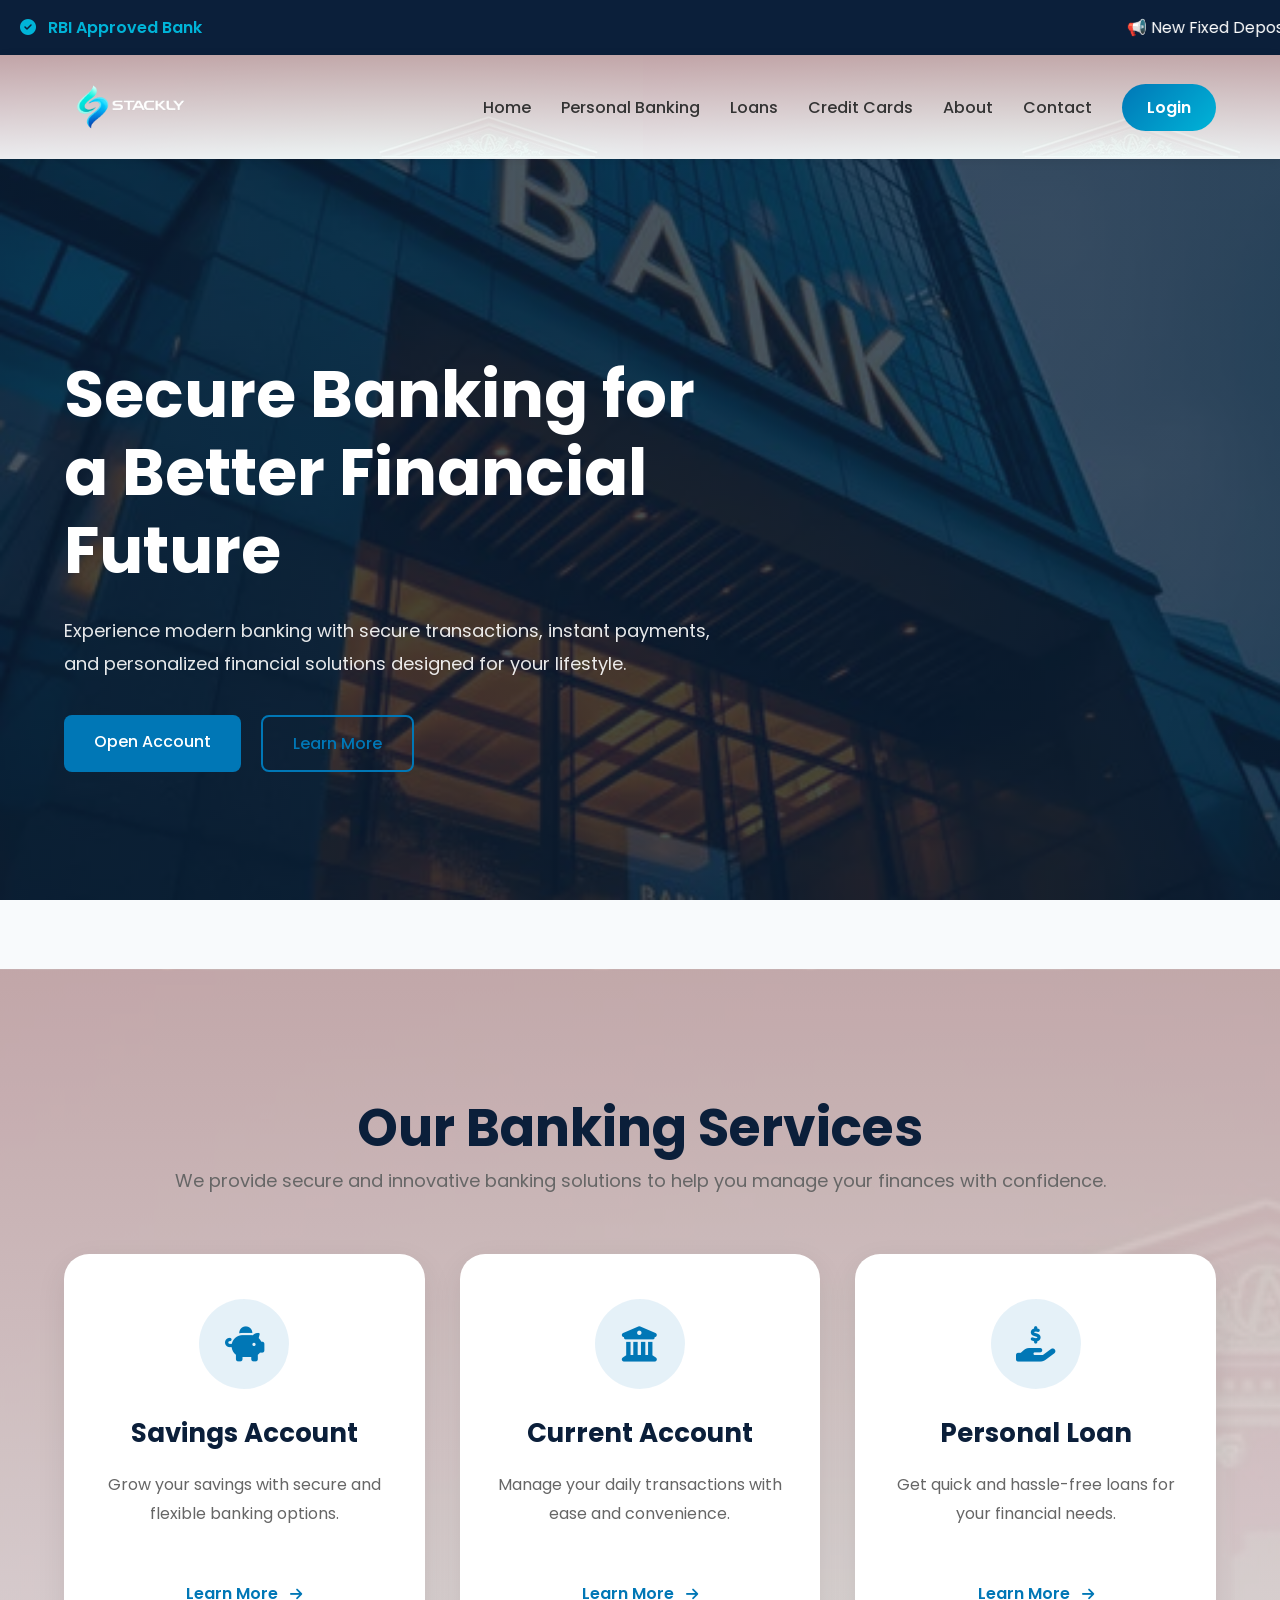
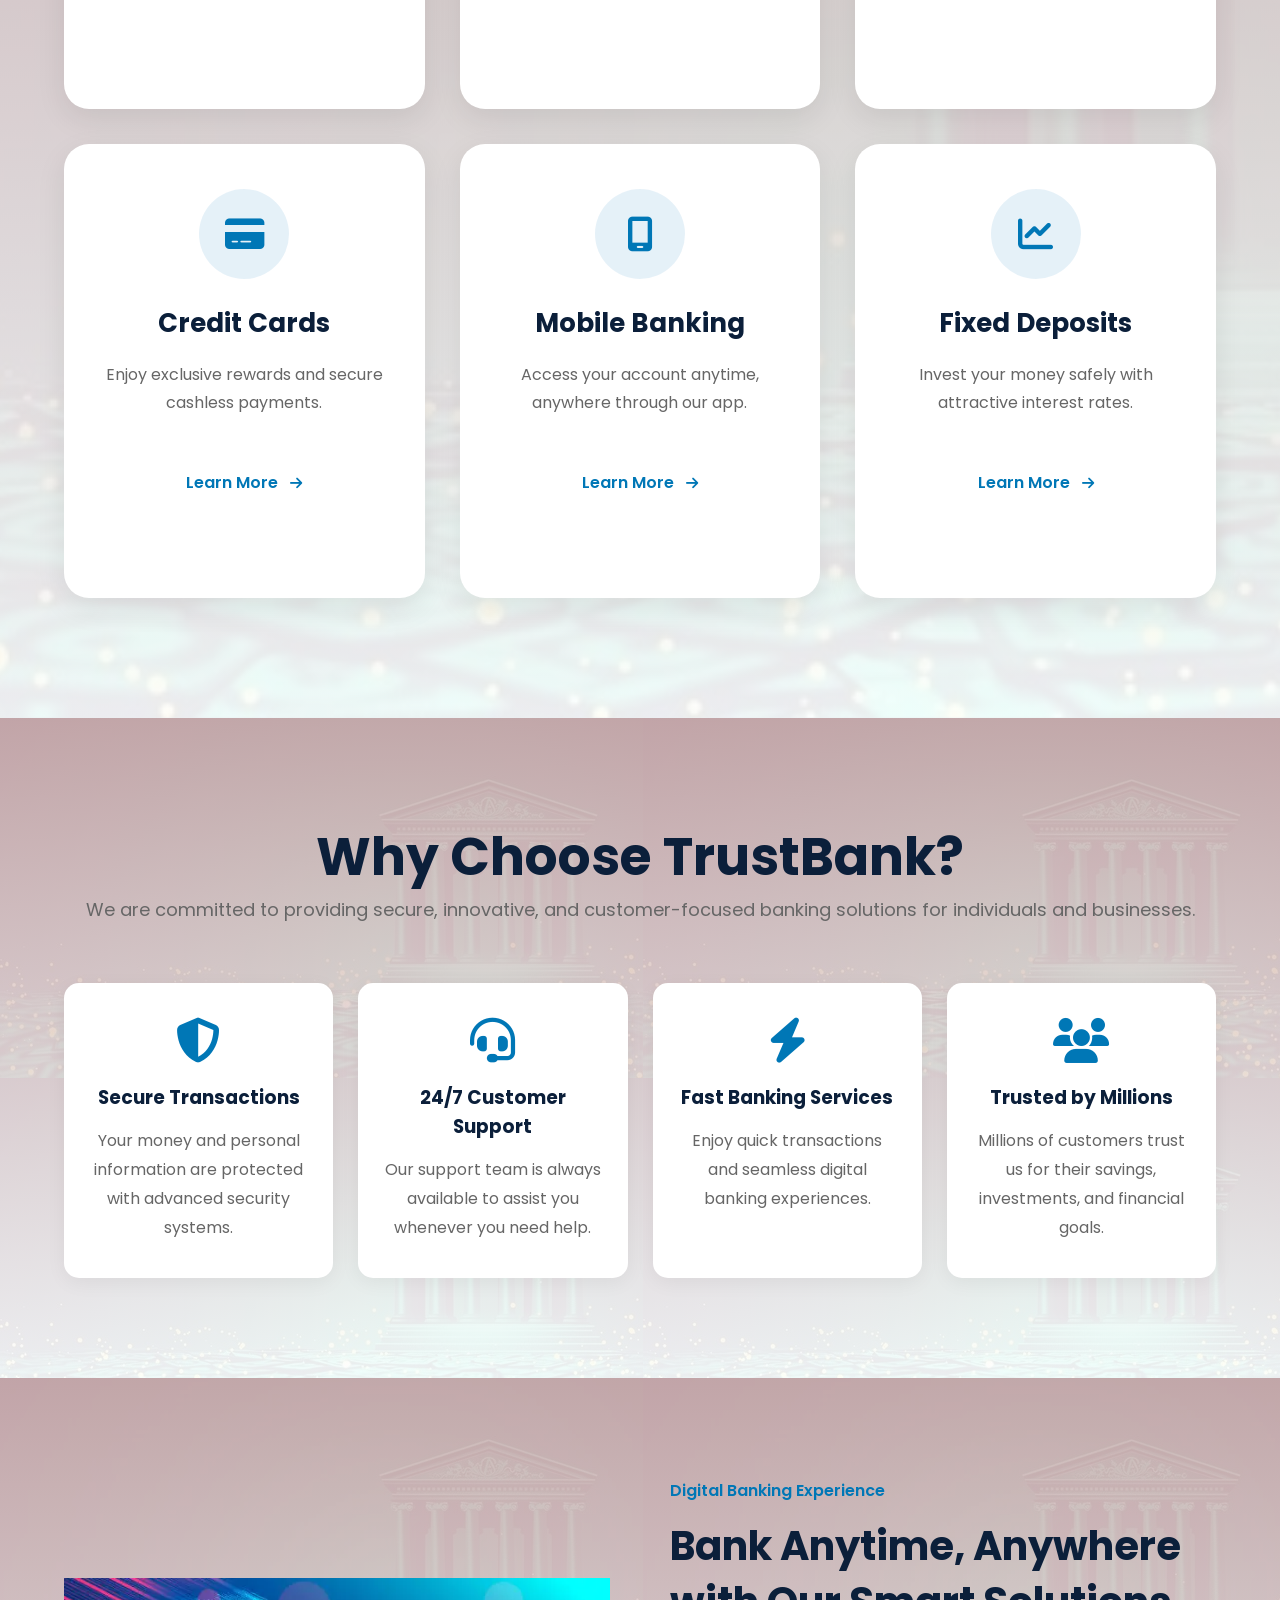
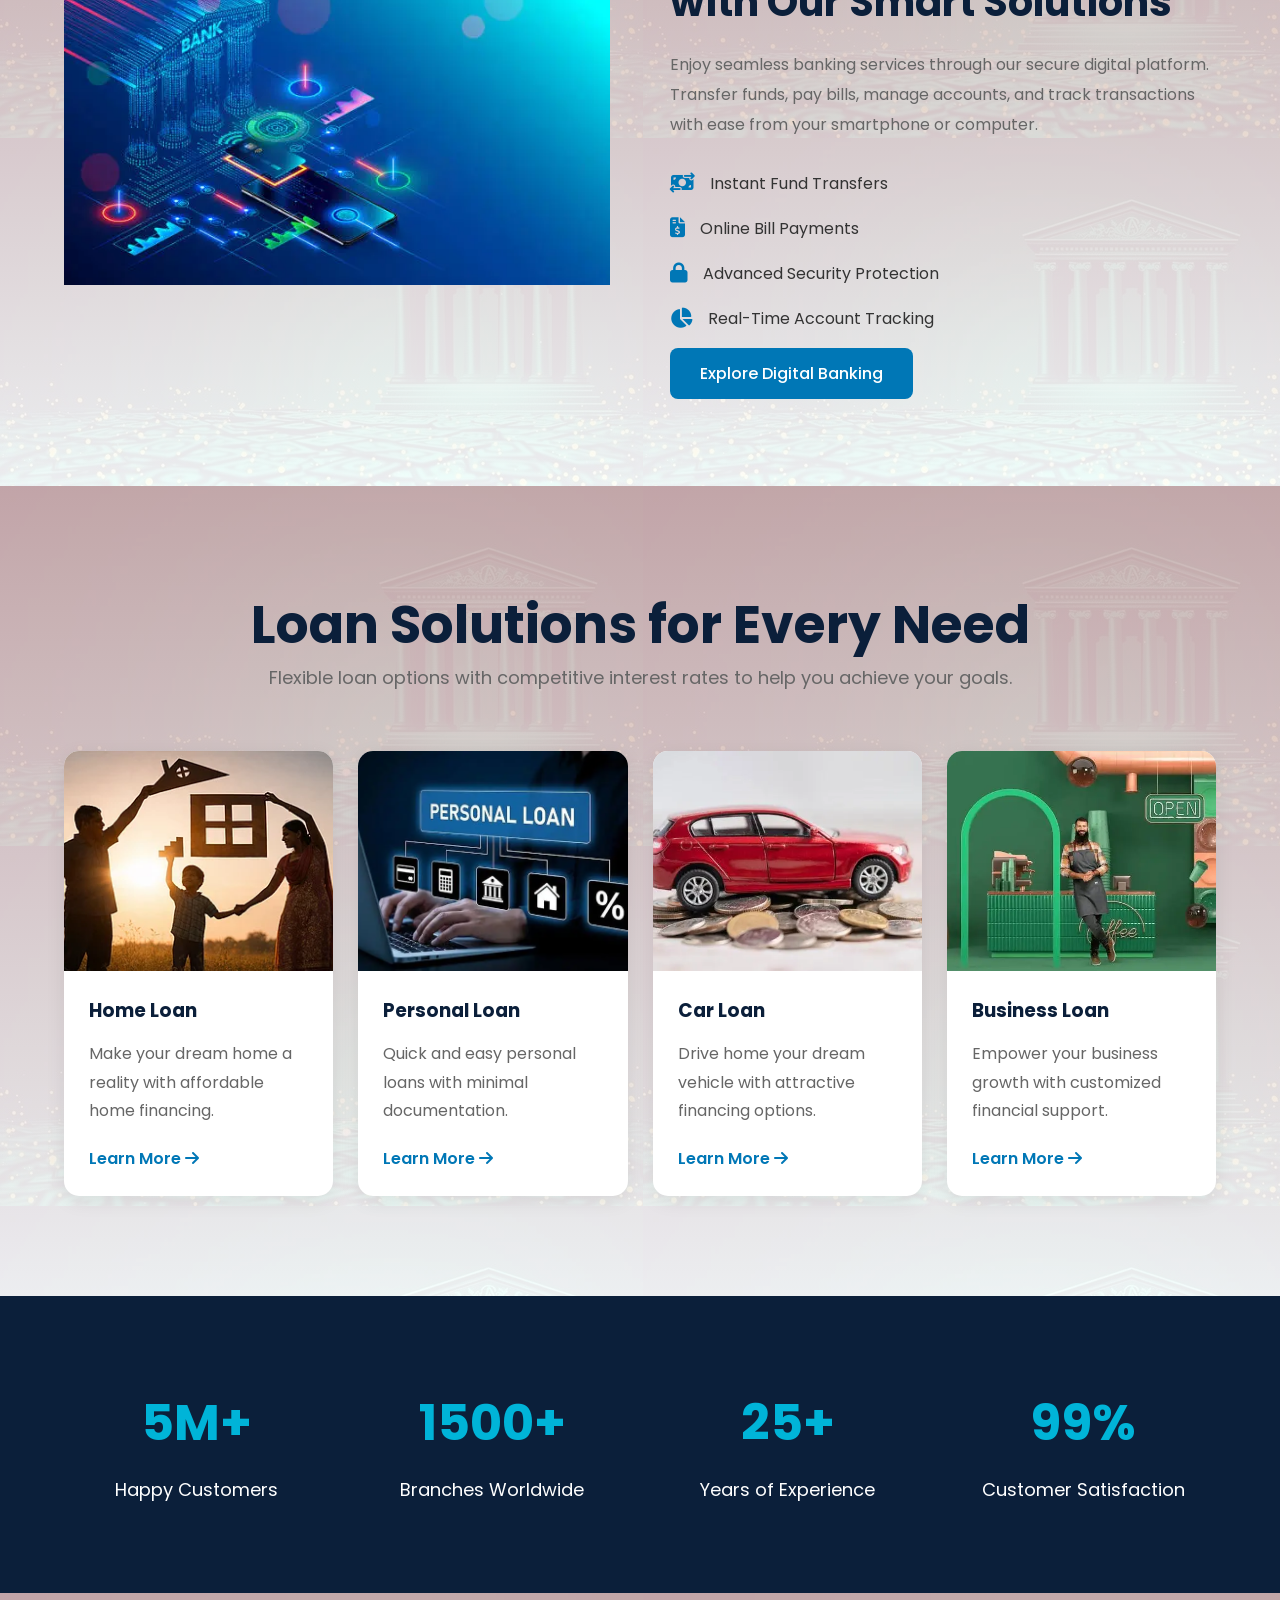
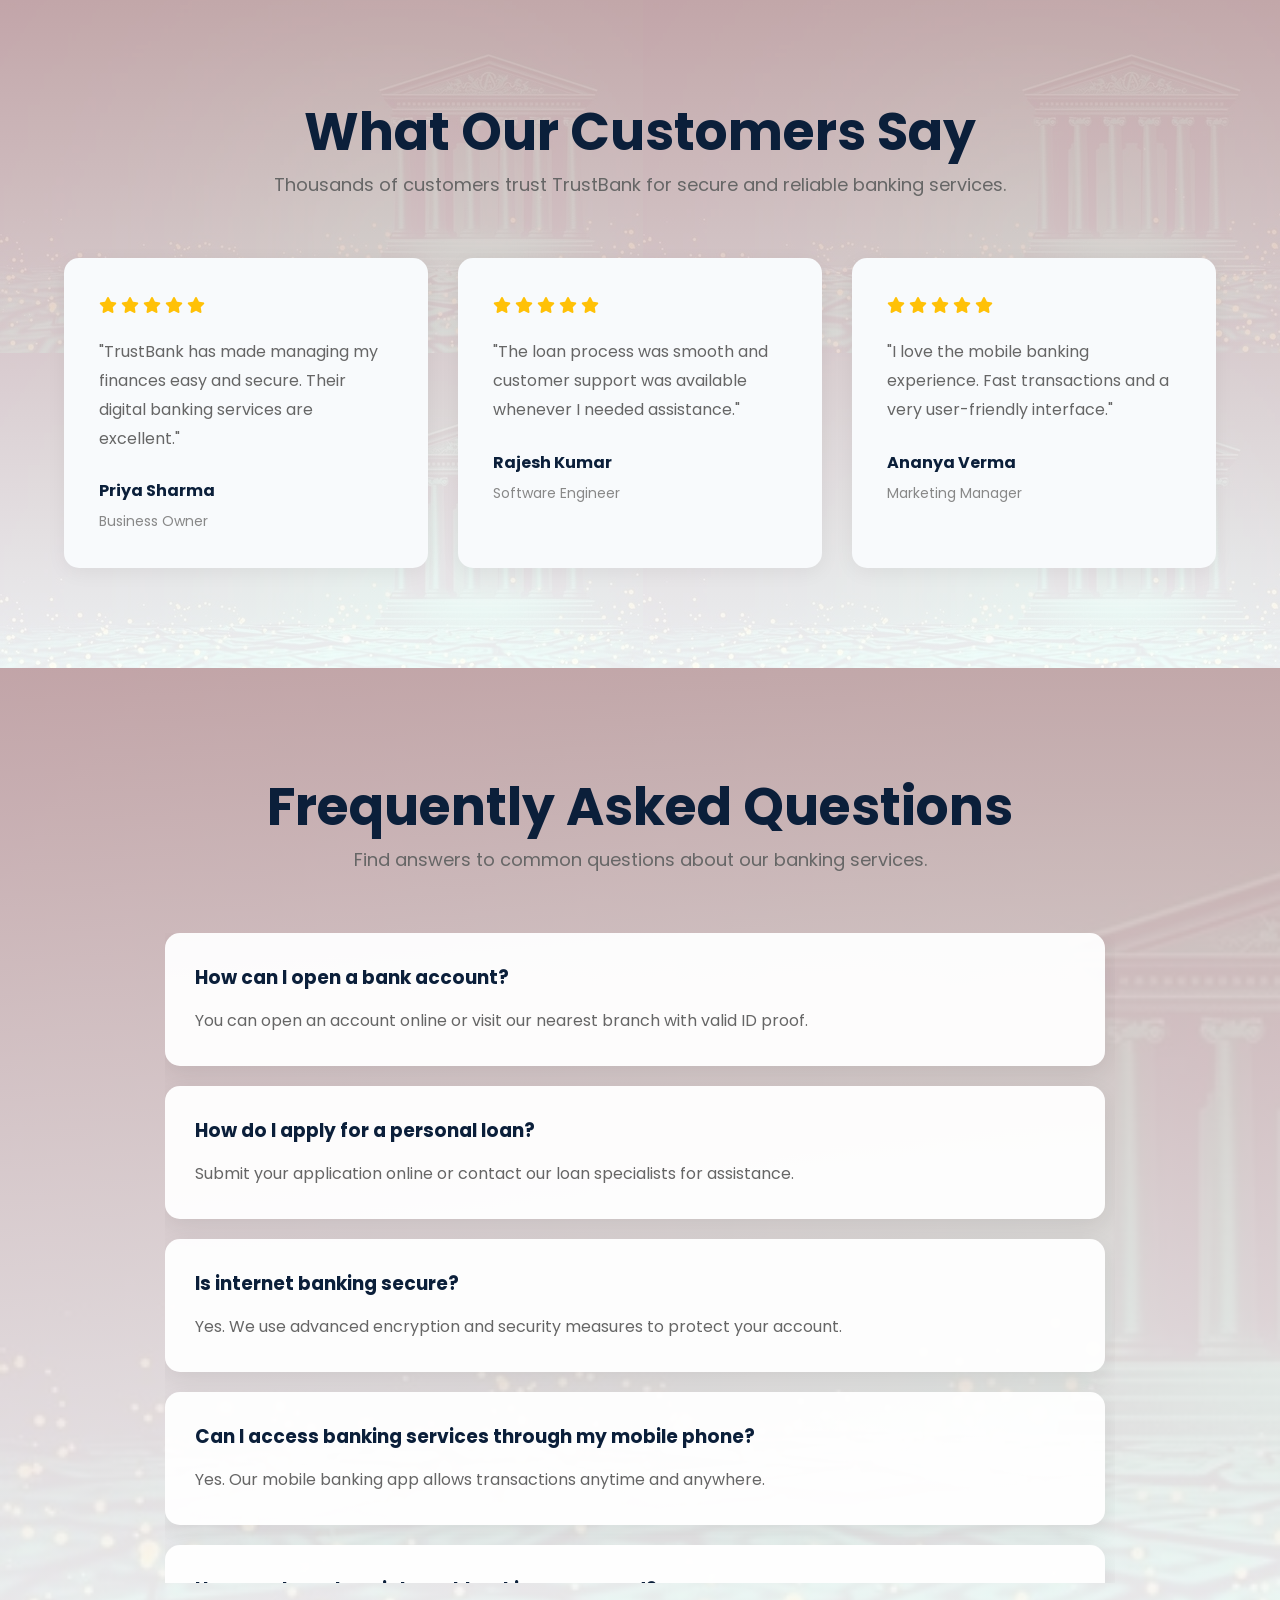
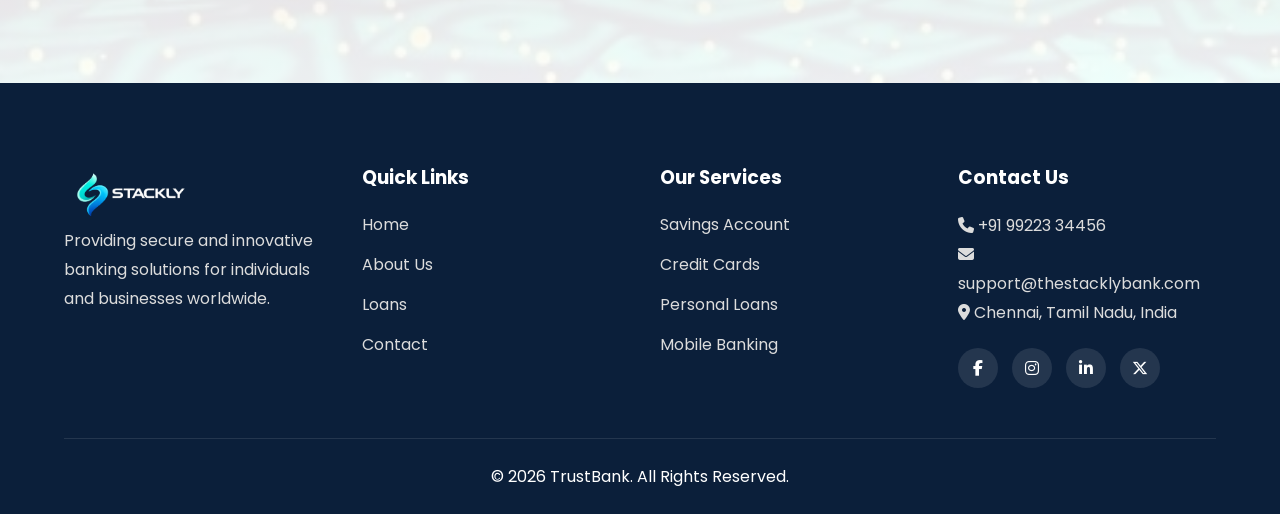
<file: index.html>
<!DOCTYPE html>
<html lang="en">
<head>
    <meta charset="UTF-8">
    <meta name="viewport" content="width=device-width, initial-scale=1.0">
    <title>TrustBank - Secure Banking Solutions</title>

    <!-- Google Fonts -->
    <link href="https://fonts.googleapis.com/css2?family=Poppins:wght@300;400;500;600;700&display=swap" rel="stylesheet">

    <!-- Font Awesome -->
    <link rel="stylesheet"
          href="https://cdnjs.cloudflare.com/ajax/libs/font-awesome/6.5.2/css/all.min.css">

    <!-- CSS -->
    <link rel="stylesheet" href="style.css">
</head>
<body>

<!-- Announcement Bar Start -->

<div class="announcement-bar">

    <div class="announcement-left">
        <i class="fa-solid fa-circle-check"></i>
        RBI Approved Bank
    </div>

    <marquee scrollamount="6">

        📢 New Fixed Deposit Rates Available |
        💳 Credit Card Cashback Offer |
        💰 Personal Loan Starting From 8.5% |
        🔒 Secure Internet Banking Available 24/7

    </marquee>


</div>
<!-- Announcement Bar End -->


<!-- Navbar Start -->
<!-- Navbar Start -->
<header>

<div class="container navbar">

    <div class="logo">
    <a href="index.html">    <img src="Assest/stacklylogo (1).webp"></a>
    </div>

    <div class="menu-toggle">
        <i class="fa-solid fa-bars"></i>
    </div>

    <nav>
        <ul>
            <li><a href="index.html">Home</a></li>
            <li><a href="personal.html">Personal Banking</a></li>
            <li><a href="loans.html">Loans</a></li>
            <li><a href="creditcards.html">Credit Cards</a></li>
            <li><a href="about.html">About</a></li>
            <li><a href="contact.html">Contact</a></li>
        </ul>
    </nav>

    <div class="nav-btn">
        <a href="login.html" class="login-btn">Login</a>
    </div>

</div>

</header>
<!-- Navbar End -->
<!-- Navbar End -->


<!-- Hero Section Start -->
<section class="hero">
    <div class="container hero-container">

        <div class="hero-content">
            <h1>Secure Banking for a Better Financial Future</h1>

            <p>
                Experience modern banking with secure transactions,
                instant payments, and personalized financial solutions
                designed for your lifestyle.
            </p>

            <div class="hero-buttons">
                <a href="contact.html" class="btn-primary">Open Account</a>
                <a href="about.html" class="btn-secondary">Learn More</a>
            </div>
        </div>

        <!-- <div class="hero-image">
            <img src="Assest/bank1.webp" alt="Banking Hero Image">
        </div> -->

    </div>
</section>
<!-- Hero Section End -->

<!-- Services Section Start -->
<section class="services">
    <div class="container">

        <div class="section-title">
            <h2>Our Banking Services</h2>
            <p>
                We provide secure and innovative banking solutions to help you manage your finances with confidence.
            </p>
            
        </div>

        <div class="service-grid">

            <div class="service-card">
                <i class="fa-solid fa-piggy-bank"></i>
                <h3>Savings Account</h3>
                <p>Grow your savings with secure and flexible banking options.</p>
                <a href="contact.html" class="service-btn">
        Learn More <i class="fa-solid fa-arrow-right"></i>
    </a>
            </div>

            <div class="service-card">
                <i class="fa-solid fa-building-columns"></i>
                <h3>Current Account</h3>
                <p>Manage your daily transactions with ease and convenience.</p>
                <a href="contact.html" class="service-btn">
        Learn More <i class="fa-solid fa-arrow-right"></i>
    </a>
            </div>

            <div class="service-card">
                <i class="fa-solid fa-hand-holding-dollar"></i>
                <h3>Personal Loan</h3>
                <p>Get quick and hassle-free loans for your financial needs.</p>
                <a href="contact.html" class="service-btn">
        Learn More <i class="fa-solid fa-arrow-right"></i>
    </a>
            </div>

            <div class="service-card">
                <i class="fa-solid fa-credit-card"></i>
                <h3>Credit Cards</h3>
                <p>Enjoy exclusive rewards and secure cashless payments.</p>
                <a href="contact.html" class="service-btn">
        Learn More <i class="fa-solid fa-arrow-right"></i>
    </a>
            </div>

            <div class="service-card">
                <i class="fa-solid fa-mobile-screen"></i>
                <h3>Mobile Banking</h3>
                <p>Access your account anytime, anywhere through our app.</p>
                <a href="contact.html" class="service-btn">
        Learn More <i class="fa-solid fa-arrow-right"></i>
    </a>
            </div>

            <div class="service-card">
                <i class="fa-solid fa-chart-line"></i>
                <h3>Fixed Deposits</h3>
                <p>Invest your money safely with attractive interest rates.</p>
                <a href="contact.html" class="service-btn">
        Learn More <i class="fa-solid fa-arrow-right"></i>
    </a>
            </div>

        </div>

    </div>
</section>
<!-- Services Section End -->


<!-- Why Choose Us Start -->
<section class="why-us">
    <div class="container">

        <div class="section-title">
            <h2>Why Choose TrustBank?</h2>
            <p>
                We are committed to providing secure, innovative, and customer-focused banking solutions for individuals and businesses.
            </p>
        </div>

        <div class="why-grid">

            <div class="why-card">
                <i class="fa-solid fa-shield-halved"></i>
                <h3>Secure Transactions</h3>
                <p>Your money and personal information are protected with advanced security systems.</p>
            </div>

            <div class="why-card">
                <i class="fa-solid fa-headset"></i>
                <h3>24/7 Customer Support</h3>
                <p>Our support team is always available to assist you whenever you need help.</p>
            </div>

            <div class="why-card">
                <i class="fa-solid fa-bolt"></i>
                <h3>Fast Banking Services</h3>
                <p>Enjoy quick transactions and seamless digital banking experiences.</p>
            </div>

            <div class="why-card">
                <i class="fa-solid fa-users"></i>
                <h3>Trusted by Millions</h3>
                <p>Millions of customers trust us for their savings, investments, and financial goals.</p>
            </div>

        </div>

    </div>
</section>
<!-- Why Choose Us End -->

<!-- Digital Banking Section Start -->
<section class="digital-banking">
    <div class="container digital-container">

        <div class="digital-image">
            <img src="Assest/bank2.webp" alt="Digital Banking">
        </div>

        <div class="digital-content">

            <span class="sub-title">Digital Banking Experience</span>

            <h2>Bank Anytime, Anywhere with Our Smart Solutions</h2>

            <p>
                Enjoy seamless banking services through our secure digital platform.
                Transfer funds, pay bills, manage accounts, and track transactions
                with ease from your smartphone or computer.
            </p>

            <div class="digital-features">

                <div class="feature-item">
                    <i class="fa-solid fa-money-bill-transfer"></i>
                    <span>Instant Fund Transfers</span>
                </div>

                <div class="feature-item">
                    <i class="fa-solid fa-file-invoice-dollar"></i>
                    <span>Online Bill Payments</span>
                </div>

                <div class="feature-item">
                    <i class="fa-solid fa-lock"></i>
                    <span>Advanced Security Protection</span>
                </div>

                <div class="feature-item">
                    <i class="fa-solid fa-chart-pie"></i>
                    <span>Real-Time Account Tracking</span>
                </div>

            </div>

            <a href="personal.html" class="btn-primary">Explore Digital Banking</a>

        </div>

    </div>
</section>
<!-- Digital Banking Section End -->

<!-- Loan Section Start -->
<section class="loan-section">
    <div class="container">

        <div class="section-title">
            <h2>Loan Solutions for Every Need</h2>
            <p>
                Flexible loan options with competitive interest rates to help you achieve your goals.
            </p>
        </div>

        <div class="loan-grid">

            <div class="loan-card">
                <img src="Assest/bank3.webp" alt="Home Loan">

                <div class="loan-content">
                    <h3>Home Loan</h3>
                    <p>Make your dream home a reality with affordable home financing.</p>
                    <a href="loans.html">Learn More <i class="fa-solid fa-arrow-right"></i></a>
                </div>
            </div>

            <div class="loan-card">
                <img src="Assest/bank4.webp" alt="Personal Loan">

                <div class="loan-content">
                    <h3>Personal Loan</h3>
                    <p>Quick and easy personal loans with minimal documentation.</p>
                    <a href="loans.html">Learn More <i class="fa-solid fa-arrow-right"></i></a>
                </div>
            </div>

            <div class="loan-card">
                <img src="Assest/bank5.webp" alt="Car Loan">

                <div class="loan-content">
                    <h3>Car Loan</h3>
                    <p>Drive home your dream vehicle with attractive financing options.</p>
                    <a href="loans.html">Learn More <i class="fa-solid fa-arrow-right"></i></a>
                </div>
            </div>

            <div class="loan-card">
                <img src="Assest/bank6.webp" alt="Business Loan">

                <div class="loan-content">
                    <h3>Business Loan</h3>
                    <p>Empower your business growth with customized financial support.</p>
                    <a href="loans.html">Learn More <i class="fa-solid fa-arrow-right"></i></a>
                </div>
            </div>

        </div>

    </div>
</section>
<!-- Loan Section End -->

<!-- Statistics Section Start -->
<section class="stats-section">
    <div class="container">

        <div class="stats-grid">

            <div class="stat-card">
                <h2>5M+</h2>
                <p>Happy Customers</p>
            </div>

            <div class="stat-card">
                <h2>1500+</h2>
                <p>Branches Worldwide</p>
            </div>

            <div class="stat-card">
                <h2>25+</h2>
                <p>Years of Experience</p>
            </div>

            <div class="stat-card">
                <h2>99%</h2>
                <p>Customer Satisfaction</p>
            </div>

        </div>

    </div>
</section>
<!-- Statistics Section End -->

<!-- Testimonials Section Start -->
<section class="testimonials">
    <div class="container">

        <div class="section-title">
            <h2>What Our Customers Say</h2>
            <p>
                Thousands of customers trust TrustBank for secure and reliable banking services.
            </p>
        </div>

        <div class="testimonial-grid">

            <div class="testimonial-card">
                <div class="stars">
                    <i class="fa-solid fa-star"></i>
                    <i class="fa-solid fa-star"></i>
                    <i class="fa-solid fa-star"></i>
                    <i class="fa-solid fa-star"></i>
                    <i class="fa-solid fa-star"></i>
                </div>

                <p>
                    "TrustBank has made managing my finances easy and secure. Their digital banking services are excellent."
                </p>

                <h4>Priya Sharma</h4>
                <span>Business Owner</span>
            </div>

            <div class="testimonial-card">
                <div class="stars">
                    <i class="fa-solid fa-star"></i>
                    <i class="fa-solid fa-star"></i>
                    <i class="fa-solid fa-star"></i>
                    <i class="fa-solid fa-star"></i>
                    <i class="fa-solid fa-star"></i>
                </div>

                <p>
                    "The loan process was smooth and customer support was available whenever I needed assistance."
                </p>

                <h4>Rajesh Kumar</h4>
                <span>Software Engineer</span>
            </div>

            <div class="testimonial-card">
                <div class="stars">
                    <i class="fa-solid fa-star"></i>
                    <i class="fa-solid fa-star"></i>
                    <i class="fa-solid fa-star"></i>
                    <i class="fa-solid fa-star"></i>
                    <i class="fa-solid fa-star"></i>
                </div>

                <p>
                    "I love the mobile banking experience. Fast transactions and a very user-friendly interface."
                </p>

                <h4>Ananya Verma</h4>
                <span>Marketing Manager</span>
            </div>

        </div>

    </div>
</section>
<!-- Testimonials Section End -->

<!-- FAQ Section Start -->
<section class="faq-section">
    <div class="container">

        <div class="section-title">
            <h2>Frequently Asked Questions</h2>
            <p>
                Find answers to common questions about our banking services.
            </p>
        </div>

        <div class="faq-container">

    <div class="faq-item">
        <h3>How can I open a bank account?</h3>
        <p>You can open an account online or visit our nearest branch with valid ID proof.</p>
    </div>

    <div class="faq-item">
        <h3>How do I apply for a personal loan?</h3>
        <p>Submit your application online or contact our loan specialists for assistance.</p>
    </div>

    <div class="faq-item">
        <h3>Is internet banking secure?</h3>
        <p>Yes. We use advanced encryption and security measures to protect your account.</p>
    </div>

    <div class="faq-item">
        <h3>Can I access banking services through my mobile phone?</h3>
        <p>Yes. Our mobile banking app allows transactions anytime and anywhere.</p>
    </div>

    <div class="faq-item">
        <h3>How can I reset my internet banking password?</h3>
        <p>You can reset your password through the login page or contact customer support.</p>
    </div>

    <div class="faq-item">
        <h3>What documents are required for a loan?</h3>
        <p>ID proof, address proof, income proof, and bank statements are required.</p>
    </div>

    <div class="faq-item">
        <h3>How can I block my debit card?</h3>
        <p>You can instantly block your card using mobile banking or customer care.</p>
    </div>

    <div class="faq-item">
        <h3>Does TrustBank provide credit cards?</h3>
        <p>Yes. We offer reward cards, cashback cards, and premium credit cards.</p>
    </div>

    <div class="faq-item">
        <h3>Can I transfer money internationally?</h3>
        <p>Yes. International money transfers are available through our banking platform.</p>
    </div>

    <div class="faq-item">
        <h3>Is there any minimum balance requirement?</h3>
        <p>Minimum balance requirements depend on the account type you choose.</p>
    </div>

</div>

    </div>
</section>
<!-- FAQ Section End -->

<!-- Footer Start -->
<footer class="footer" id="footer">
    <div class="container">

        <div class="footer-grid">

            <!-- Company Info -->
            <div class="footer-column">
                <div class="logo">
         <a href="index.html">    <img src="Assest/stacklylogo (1).webp"></a>
        </div>
                <p>
                    Providing secure and innovative banking solutions for individuals and businesses worldwide.
                </p>
            </div>

            <!-- Quick Links -->
            <div class="footer-column">
                <h3>Quick Links</h3>

                <ul>
                    <li><a href="index.html">Home</a></li>
                    <li><a href="about.html">About Us</a></li>
                    <li><a href="loans.html">Loans</a></li>
                    <li><a href="contact.html">Contact</a></li>
                </ul>
            </div>

            <!-- Services -->
            <div class="footer-column">
                <h3>Our Services</h3>

                <ul>
                    <li><a href="contact.html">Savings Account</a></li>
                    <li><a href="creditcards.html">Credit Cards</a></li>
                    <li><a href="personal.html">Personal Loans</a></li>
                    <li><a href="contact.html">Mobile Banking</a></li>
                </ul>
            </div>

            <!-- Contact -->
            <div class="footer-column">
                <h3>Contact Us</h3>

                <p><i class="fa-solid fa-phone"></i> +91 99223 34456</p>
                <p><i class="fa-solid fa-envelope"></i> support@thestacklybank.com</p>
                <p><i class="fa-solid fa-location-dot"></i> Chennai, Tamil Nadu, India</p>

                <div class="social-icons">
                    <a href="404.html?type=hfb"><i class="fa-brands fa-facebook-f"></i></a>
                    <a href="404.html?type=hi"><i class="fa-brands fa-instagram"></i></a>
                    <a href="404.html?type=hl"><i class="fa-brands fa-linkedin-in"></i></a>
                    <a href="404.html?type=ht"><i class="fa-brands fa-x-twitter"></i></a>
                </div>

            </div>

        </div>

        <div class="footer-bottom">
            <p>
                © 2026 TrustBank. All Rights Reserved.
            </p>
        </div>

    </div>
</footer>
<!-- Footer End -->


<script>

const menuToggle = document.querySelector(".menu-toggle");
const nav = document.querySelector("nav");
const icon = document.querySelector(".menu-toggle i");

    menuToggle.addEventListener("click", () => {

    nav.classList.toggle("show-menu");

    if(nav.classList.contains("show-menu")){

        document.body.style.overflow = "hidden";

        icon.classList.remove("fa-bars");
        icon.classList.add("fa-xmark");

        menuToggle.style.position = "fixed";
        menuToggle.style.top = "20px";
        menuToggle.style.right = "20px";

        icon.style.color = "#fff";

    }else{

        document.body.style.overflow = "auto";

        icon.classList.remove("fa-xmark");
        icon.classList.add("fa-bars");

        menuToggle.style.position = "relative";
        menuToggle.style.top = "";
        menuToggle.style.right = "";

        icon.style.color = "#0B1F3A";
    }
});

</script>

</body>
</html>
</file>
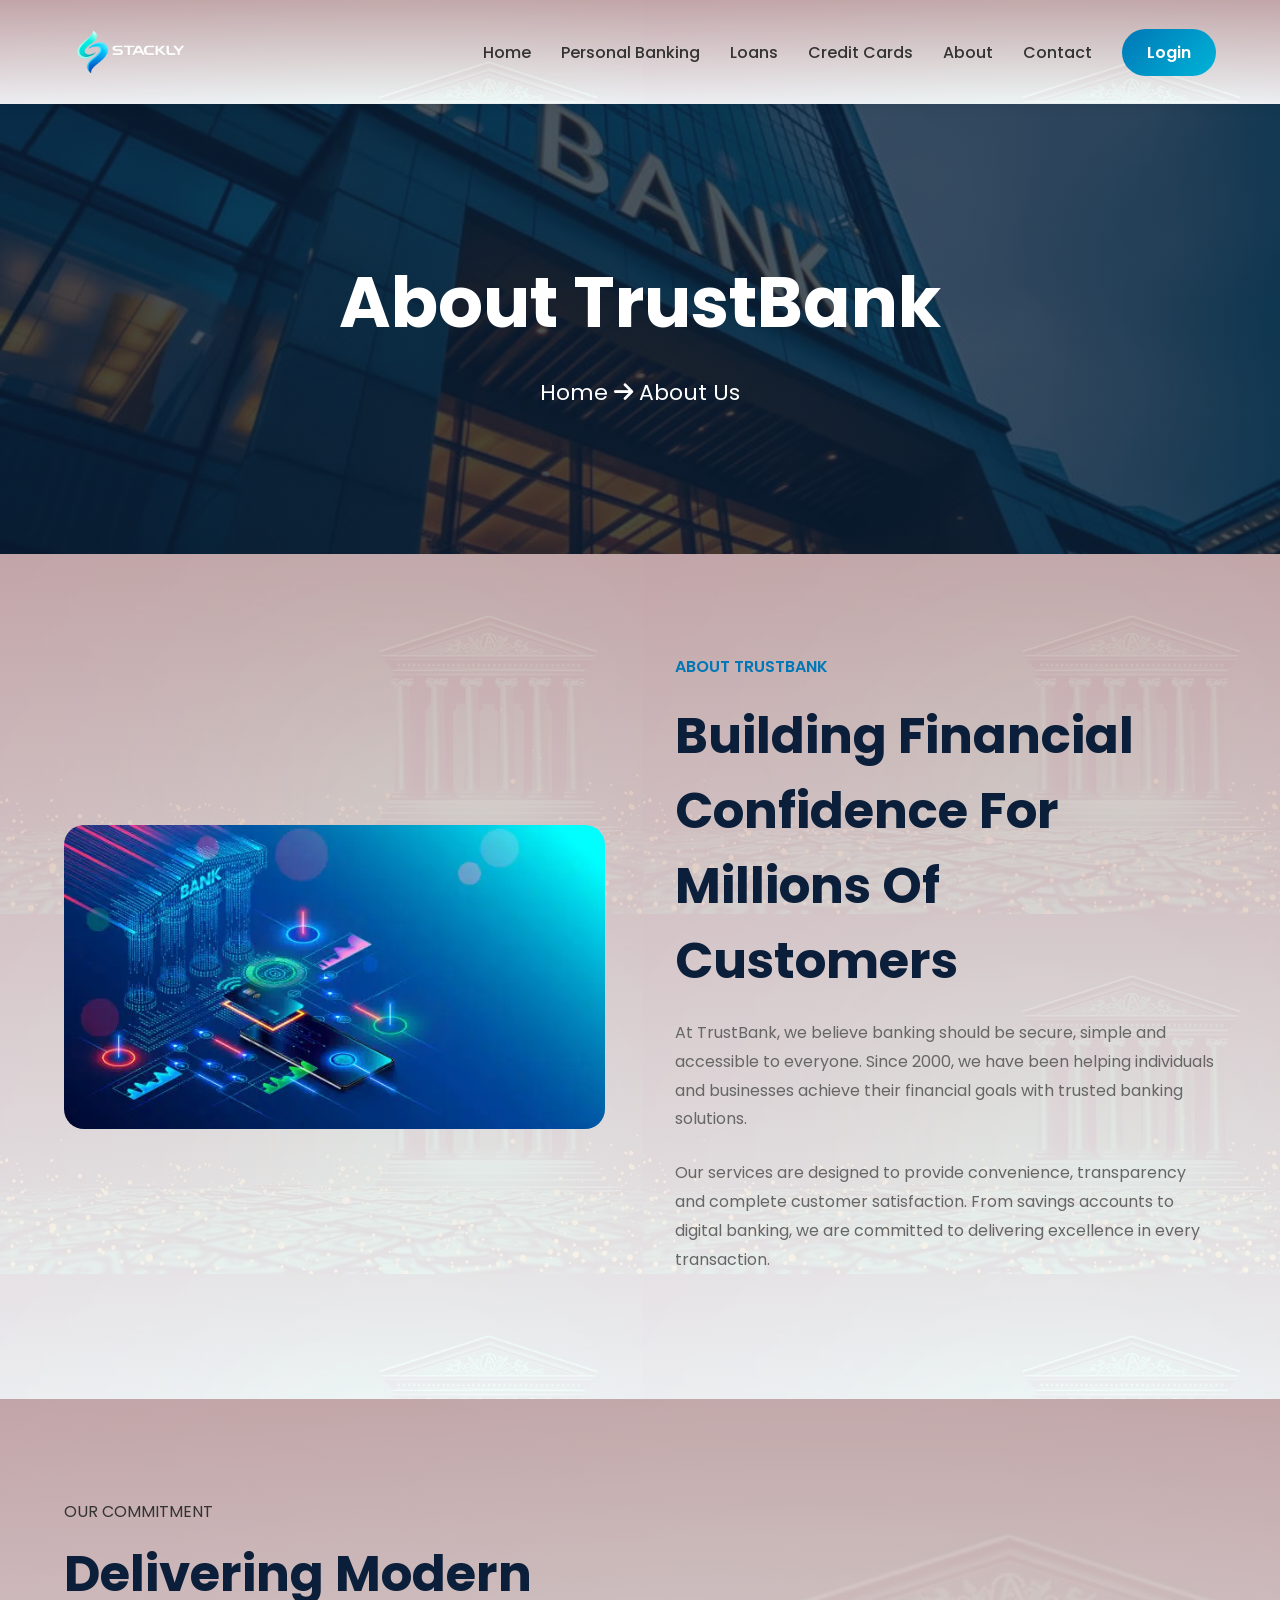
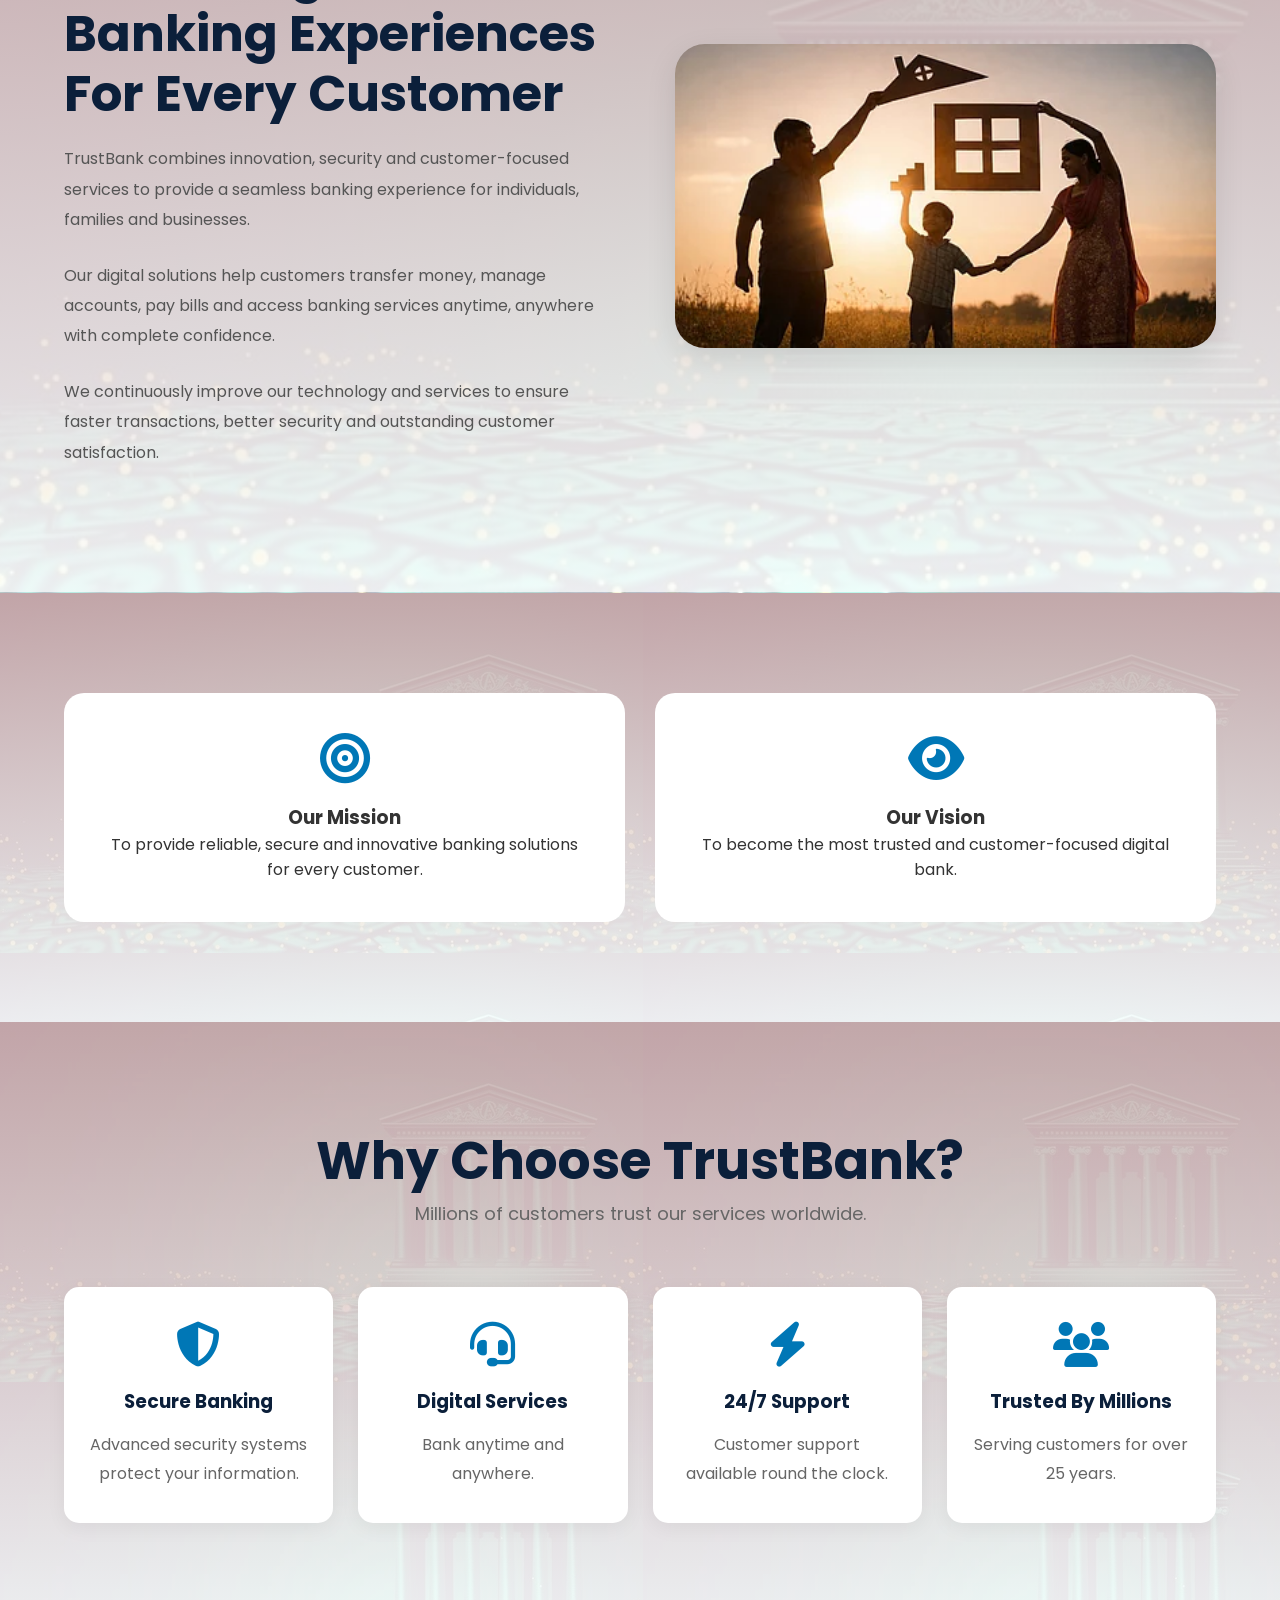
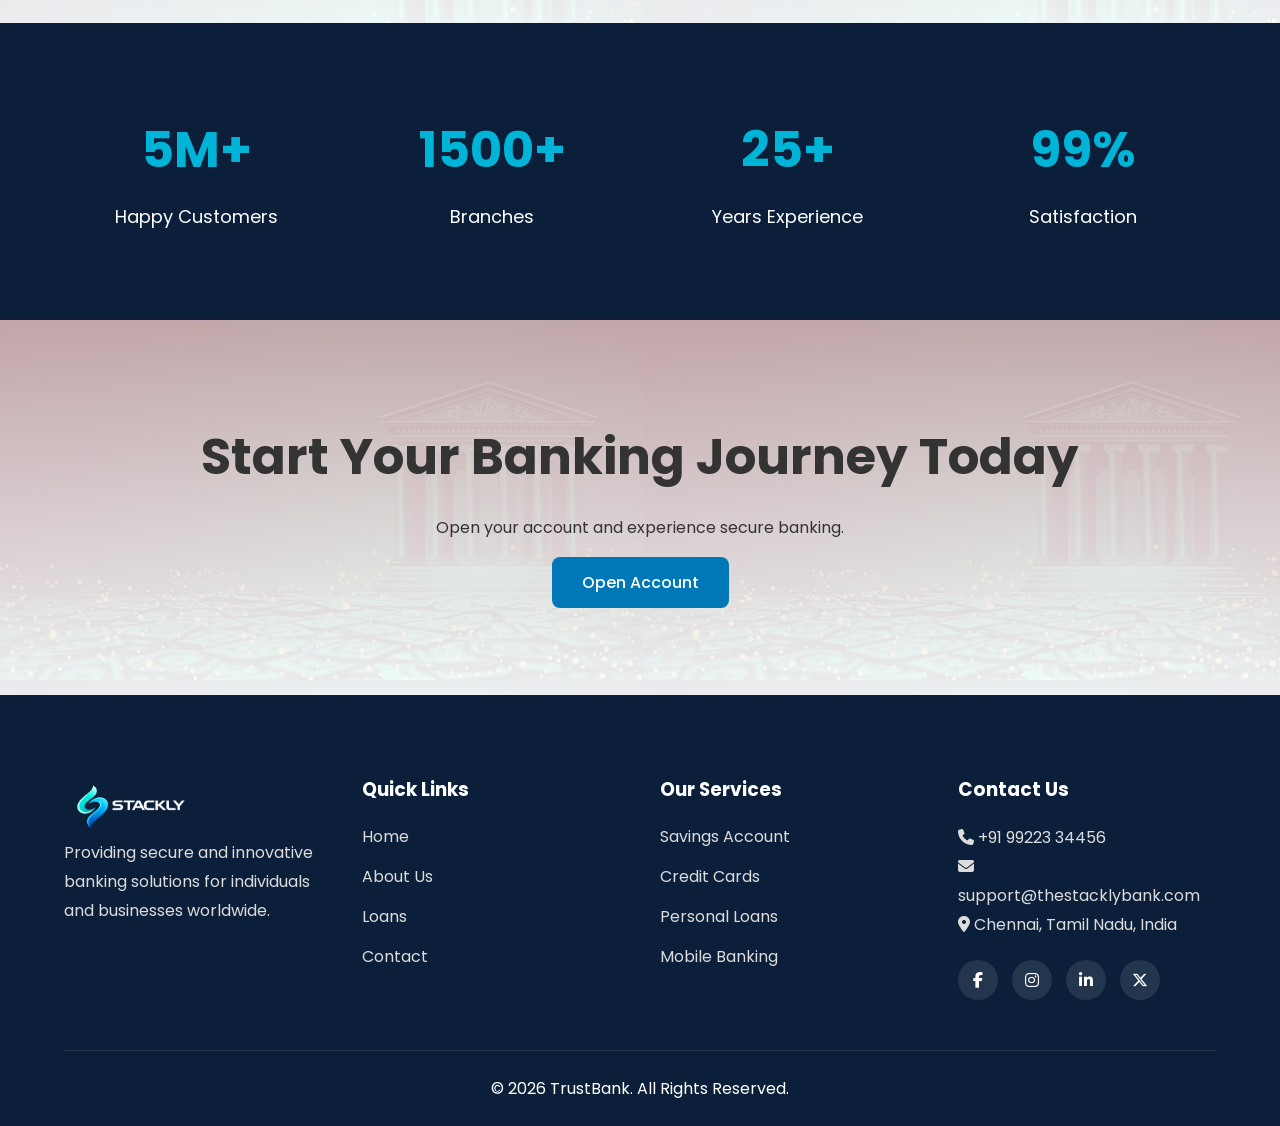
<file: about.html>
<!DOCTYPE html>
<html lang="en">
<head>
    <meta charset="UTF-8">
    <meta name="viewport" content="width=device-width, initial-scale=1.0">
    <title>About TrustBank</title>

    <link rel="stylesheet" href="style.css">

    <link rel="stylesheet"
    href="https://cdnjs.cloudflare.com/ajax/libs/font-awesome/6.5.2/css/all.min.css">
</head>
<body>

<!-- Navbar Start -->
<header>

<div class="container navbar">

    <div class="logo">
    <a href="about.html">     <img src="Assest/stacklylogo (1).webp"></a>
    </div>

    <div class="menu-toggle">
        <i class="fa-solid fa-bars"></i>
    </div>

    <nav>
        <ul>
            <li><a href="index.html">Home</a></li>
            <li><a href="personal.html">Personal Banking</a></li>
            <li><a href="loans.html">Loans</a></li>
            <li><a href="creditcards.html">Credit Cards</a></li>
            <li><a href="about.html">About</a></li>
            <li><a href="contact.html">Contact</a></li>
        </ul>
    </nav>

    <div class="nav-btn">
        <a href="login.html" class="login-btn">Login</a>
    </div>

</div>

</header>
<!-- Navbar End -->


<!-- ABOUT HERO -->
<section class="about-hero">

    <div class="container about-hero-content">

        <h1>About TrustBank</h1>

        <p>
            Home
            <i class="fa-solid fa-arrow-right"></i>
            About Us
        </p>

    </div>

</section>


<!-- WHO WE ARE -->
<!-- ABOUT TRUSTBANK -->
<section class="about-bank">

    <div class="container about-bank-container">

        <!-- Left Image -->
        <div class="about-image">
            <img src="Assest/bank2.webp" alt="TrustBank">
        </div>

        <!-- Right Content -->
        <div class="about-content">

            <span class="about-subtitle">
                ABOUT TRUSTBANK
            </span>

            <h2>
                Building Financial Confidence For Millions Of Customers
            </h2>

            <p>
                At TrustBank, we believe banking should be secure,
                simple and accessible to everyone. Since 2000,
                we have been helping individuals and businesses
                achieve their financial goals with trusted banking solutions.
            </p>

            <p>
                Our services are designed to provide convenience,
                transparency and complete customer satisfaction.
                From savings accounts to digital banking, we are committed
                to delivering excellence in every transaction.
            </p>
        </div>

    </div>

</section>


<!-- OUR COMMITMENT -->
<section class="about-services">

    <div class="container about-services-container">

        <!-- Left Content -->
        <div class="about-services-content">

            <span class="about-subtitle">
                OUR COMMITMENT
            </span>

            <h2>
                Delivering Modern Banking Experiences For Every Customer
            </h2>

            <p>
                TrustBank combines innovation, security and customer-focused
                services to provide a seamless banking experience for individuals,
                families and businesses.
            </p>

            <p>
                Our digital solutions help customers transfer money, manage
                accounts, pay bills and access banking services anytime,
                anywhere with complete confidence.
            </p>

            <p>
                We continuously improve our technology and services to ensure
                faster transactions, better security and outstanding customer
                satisfaction.
            </p>

        </div>

        <!-- Right Image -->
        <div class="about-services-image">
            <img src="Assest/bank3.webp" alt="Banking Services">
        </div>

    </div>

</section>


<!-- MISSION & VISION -->
<section class="mission-section">

    <div class="container mission-grid">

        <div class="mission-card">
            <i class="fa-solid fa-bullseye"></i>

            <h3>Our Mission</h3>

            <p>
                To provide reliable, secure and innovative banking solutions
                for every customer.
            </p>
        </div>


        <div class="mission-card">
            <i class="fa-solid fa-eye"></i>

            <h3>Our Vision</h3>

            <p>
                To become the most trusted and customer-focused digital bank.
            </p>
        </div>

    </div>

</section>


<section class="why-us">
    <div class="container">

        <div class="section-title">
            <h2>Why Choose TrustBank?</h2>
            <p>
Millions of customers trust our services worldwide.
            </p>
        </div>

        <div class="why-grid">

            <div class="why-card">
                <i class="fa-solid fa-shield-halved"></i>
                <h3>Secure Banking</h3>
                <p>Advanced security systems protect your information.</p>
            </div>

            <div class="why-card">
                <i class="fa-solid fa-headset"></i>
                <h3>Digital Services</h3>
                <p>Bank anytime and anywhere.</p>
            </div>

            <div class="why-card">
                <i class="fa-solid fa-bolt"></i>
                <h3>24/7 Support</h3>
                <p>Customer support available round the clock.</p>
            </div>

            <div class="why-card">
                <i class="fa-solid fa-users"></i>
                <h3>Trusted By Millions</h3>
                <p>Serving customers for over 25 years.</p>
            </div>

        </div>

    </div>
</section>


<!-- STATISTICS -->
<section class="stats-section">

    <div class="container">

        <div class="stats-grid">

            <div class="stat-card">
                <h2>5M+</h2>
                <p>Happy Customers</p>
            </div>

            <div class="stat-card">
                <h2>1500+</h2>
                <p>Branches</p>
            </div>

            <div class="stat-card">
                <h2>25+</h2>
                <p>Years Experience</p>
            </div>

            <div class="stat-card">
                <h2>99%</h2>
                <p>Satisfaction</p>
            </div>

        </div>

    </div>

</section>


<!-- CALL TO ACTION -->
<section class="about-cta">

    <div class="container">

        <h2>Start Your Banking Journey Today</h2>

        <p>
            Open your account and experience secure banking.
        </p>

        <a href="contact.html" class="btn-primary">
            Open Account
        </a>

    </div>

</section>

<!-- Footer Start -->
<footer class="footer">
    <div class="container">

        <div class="footer-grid">

            <!-- Company Info -->
            <div class="footer-column">
                <div class="logo">
          <a href="about.html">   <img src="Assest/stacklylogo (1).webp"></a>
        </div>
                <p>
                    Providing secure and innovative banking solutions for individuals and businesses worldwide.
                </p>
            </div>

            <!-- Quick Links -->
            <div class="footer-column">
                <h3>Quick Links</h3>

                <ul>
                    <li><a href="index.html">Home</a></li>
                    <li><a href="about.html">About Us</a></li>
                    <li><a href="loans.html">Loans</a></li>
                    <li><a href="contact.html">Contact</a></li>
                </ul>
            </div>

            <!-- Services -->
            <div class="footer-column">
                <h3>Our Services</h3>

                <ul>
                    <li><a href="contact.html">Savings Account</a></li>
                    <li><a href="creditcards.html">Credit Cards</a></li>
                    <li><a href="personal.html">Personal Loans</a></li>
                    <li><a href="contact.html">Mobile Banking</a></li>
                </ul>
            </div>

            <!-- Contact -->
            <div class="footer-column">
                <h3>Contact Us</h3>

                <p><i class="fa-solid fa-phone"></i> +91 99223 34456</p>
                <p><i class="fa-solid fa-envelope"></i> support@thestacklybank.com</p>
                <p><i class="fa-solid fa-location-dot"></i> Chennai, Tamil Nadu, India</p>

                <div class="social-icons">
                    <a href="404.html?type=afb"><i class="fa-brands fa-facebook-f"></i></a>
                    <a href="404.html?type=ai"><i class="fa-brands fa-instagram"></i></a>
                    <a href="404.html?type=al"><i class="fa-brands fa-linkedin-in"></i></a>
                    <a href="404.html?type=at"><i class="fa-brands fa-x-twitter"></i></a>
                </div>

            </div>

        </div>

        <div class="footer-bottom">
            <p>
                © 2026 TrustBank. All Rights Reserved.
            </p>
        </div>

    </div>
</footer>
<!-- Footer End -->

<script>

const menuToggle = document.querySelector(".menu-toggle");
const nav = document.querySelector("nav");
const icon = document.querySelector(".menu-toggle i");

    menuToggle.addEventListener("click", () => {

    nav.classList.toggle("show-menu");

    if(nav.classList.contains("show-menu")){

        document.body.style.overflow = "hidden";

        icon.classList.remove("fa-bars");
        icon.classList.add("fa-xmark");

        menuToggle.style.position = "fixed";
        menuToggle.style.top = "20px";
        menuToggle.style.right = "20px";

        icon.style.color = "#fff";

    }else{

        document.body.style.overflow = "auto";

        icon.classList.remove("fa-xmark");
        icon.classList.add("fa-bars");

        menuToggle.style.position = "relative";
        menuToggle.style.top = "";
        menuToggle.style.right = "";

        icon.style.color = "#0B1F3A";
    }
});

</script>

</body>
</html>
</file>
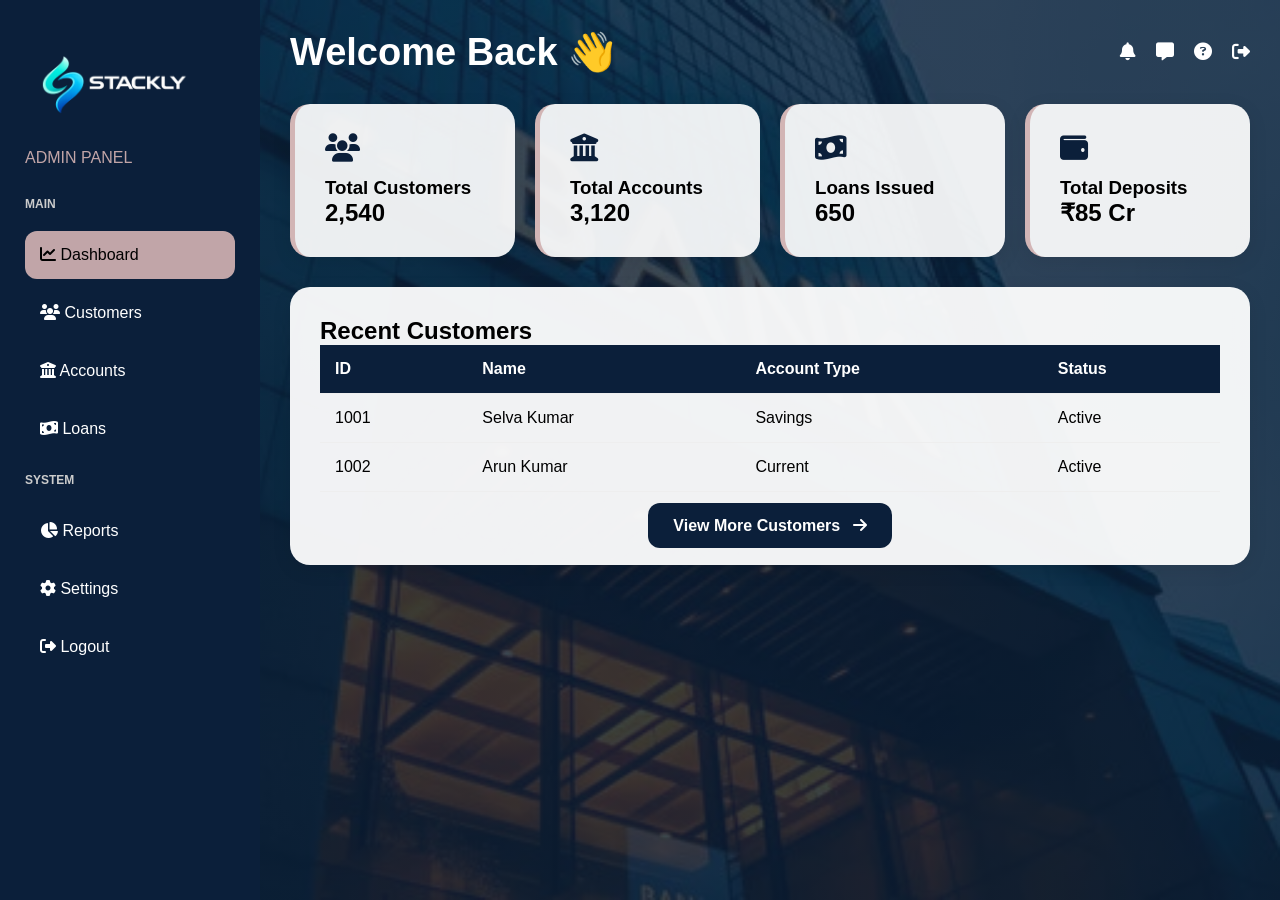
<file: admin-dashboard.html>
<!DOCTYPE html>
<html lang="en">
<head>
<meta charset="UTF-8">
<meta name="viewport" content="width=device-width, initial-scale=1.0">

<title>Admin Dashboard | TrustBank</title>

<link rel="stylesheet" href="admin.css">

<link rel="stylesheet"
href="https://cdnjs.cloudflare.com/ajax/libs/font-awesome/6.5.2/css/all.min.css">

</head>
<body>

<div class="overlay" onclick="toggleSidebar()"></div>

<!-- SIDEBAR -->
<div class="sidebar">

<div class="close-btn" onclick="toggleSidebar()">✕</div>

<div class="logo-section">

<img src="Assest/stacklylogo (1).webp" width="180">
<p>ADMIN PANEL</p>
</div>

<h4 class="menu-title">MAIN</h4>

<ul>

<li class="menu-item active"
onclick="showSection('dashboard',this)">
<i class="fa-solid fa-chart-line"></i>
Dashboard
</li>

<li class="menu-item"
onclick="showSection('customers',this)">
<i class="fa-solid fa-users"></i>
Customers
</li>

<li class="menu-item"
onclick="showSection('accounts',this)">
<i class="fa-solid fa-building-columns"></i>
Accounts
</li>

<li class="menu-item"
onclick="showSection('loans',this)">
<i class="fa-solid fa-money-bill-wave"></i>
Loans
</li>

</ul>

<h4 class="menu-title">SYSTEM</h4>

<ul>

<li class="menu-item"
onclick="showSection('reports',this)">
<i class="fa-solid fa-chart-pie"></i>
Reports
</li>

<li class="menu-item"
onclick="showSection('settings',this)">
<i class="fa-solid fa-gear"></i>
Settings
</li>

<li class="menu-item"
onclick="window.location.href='login.html'">
<i class="fa-solid fa-right-from-bracket"></i>
Logout
</li>

</ul>

</div>


<!-- MAIN -->
<div class="main-content">

<div class="topbar">

<button class="menu-btn"
onclick="toggleSidebar()">
☰
</button>

<h1>Welcome Back 👋</h1>


<div class="top-right">

    <span id="adminEmailDisplay"></span>

    <div class="top-icons">

        <div class="icon-box"><a href="404.html?type=admin">
            <i class="fas fa-bell"></i>
            <span class="tooltip">Notifications</span></a>
        </div>

        <div class="icon-box"><a href="404.html?type=admin">
            <i class="fas fa-comment-alt"></i>
            <span class="tooltip">Messages</span></a>
        </div>

        <div class="icon-box"><a href="404.html?type=admin">
            <i class="fas fa-question-circle"></i>
            <span class="tooltip">Help</span></a>
        </div>

        <a href="login.html" class="icon-box">
            <i class="fas fa-sign-out-alt"></i>
            <span class="tooltip">Logout</span>
        </a>

    </div>

</div>
</div>


<!-- DASHBOARD -->

<div id="dashboard" class="content-section">

<div class="cards">

<div class="card">
<i class="fa-solid fa-users"></i>
<h3>Total Customers</h3>
<h2>2,540</h2>
</div>

<div class="card">
<i class="fa-solid fa-building-columns"></i>
<h3>Total Accounts</h3>
<h2>3,120</h2>
</div>

<div class="card">
<i class="fa-solid fa-money-bill-wave"></i>
<h3>Loans Issued</h3>
<h2>650</h2>
</div>

<div class="card">
<i class="fa-solid fa-wallet"></i>
<h3>Total Deposits</h3>
<h2>₹85 Cr</h2>
</div>

</div>

<div class="table-section">

<h2>Recent Customers</h2>

<table>

<tr>
<th>ID</th>
<th>Name</th>
<th>Account Type</th>
<th>Status</th>
</tr>

<tr>
<td>1001</td>
<td>Selva Kumar</td>
<td>Savings</td>
<td>Active</td>
</tr>

<tr>
<td>1002</td>
<td>Arun Kumar</td>
<td>Current</td>
<td>Active</td>
</tr>

</table>

<div class="view-more">

    <a href="404.html?type=admin">
        View More Customers
        <i class="fa-solid fa-arrow-right"></i>
    </a>

</div>

</div>

</div>


<!-- CUSTOMERS -->

<div id="customers" class="content-section" style="display:none;">



<div class="table-section">

<table>

<tr>
<th>Customer ID</th>
<th>Name</th>
<th>Phone</th>
<th>Status</th>
</tr>

<tr>
<td>CUS001</td>
<td>Selva Kumar</td>
<td>6379294974</td>
<td>Active</td>
</tr>

<tr>
<td>CUS002</td>
<td>Ravi</td>
<td>9876543210</td>
<td>Active</td>
</tr>

</table>

</div>

</div>


<!-- ACCOUNTS -->

<div id="accounts" class="content-section" style="display:none;">


<div class="cards">

<div class="card">
<h3>Savings Accounts</h3>
<h2>1,800</h2>
</div>

<div class="card">
<h3>Current Accounts</h3>
<h2>1,320</h2>
</div>

</div>

</div>


<!-- LOANS -->

<div id="loans" class="content-section" style="display:none;">


<div class="cards">

<div class="card">
<h3>Personal Loans</h3>
<h2>250</h2>
</div>

<div class="card">
<h3>Home Loans</h3>
<h2>180</h2>
</div>

<div class="card">
<h3>Vehicle Loans</h3>
<h2>220</h2>
</div>

</div>

</div>


<!-- REPORTS -->

<div id="reports" class="content-section" style="display:none;">


<div class="cards">

<div class="card">
<h3>Monthly Revenue</h3>
<h2>₹2.5 Cr</h2>
</div>

<div class="card">
<h3>Transactions</h3>
<h2>8,500</h2>
</div>

</div>

</div>


<!-- SETTINGS -->

<div id="settings" class="content-section" style="display:none;">



<div class="cards">

<div class="card">
<h3>Security</h3>
<h2>Enabled</h2>
</div>

<div class="card">
<h3>Notifications</h3>
<h2>Enabled</h2>
</div>

</div>

</div>

</div>


<script>


document.getElementById("adminEmailDisplay").innerText =
localStorage.getItem("loggedInEmail");

function toggleSidebar(){

document.querySelector(".sidebar")
.classList.toggle("show");

document.querySelector(".overlay")
.classList.toggle("active");

}

function showSection(sectionId, element){

    // Hide all sections
    document.querySelectorAll(".content-section")
    .forEach(section => {
        section.style.display = "none";
    });

    // Show selected section
    document.getElementById(sectionId).style.display = "block";

    // Remove active class
    document.querySelectorAll(".menu-item")
    .forEach(item => {
        item.classList.remove("active");
    });

    // Add active class
    element.classList.add("active");

    // Close sidebar on mobile
    if(window.innerWidth <= 768){
        document.querySelector(".sidebar").classList.remove("show");
        document.querySelector(".overlay").classList.remove("active");
    }

}

</script>

</body>
</html>
</file>
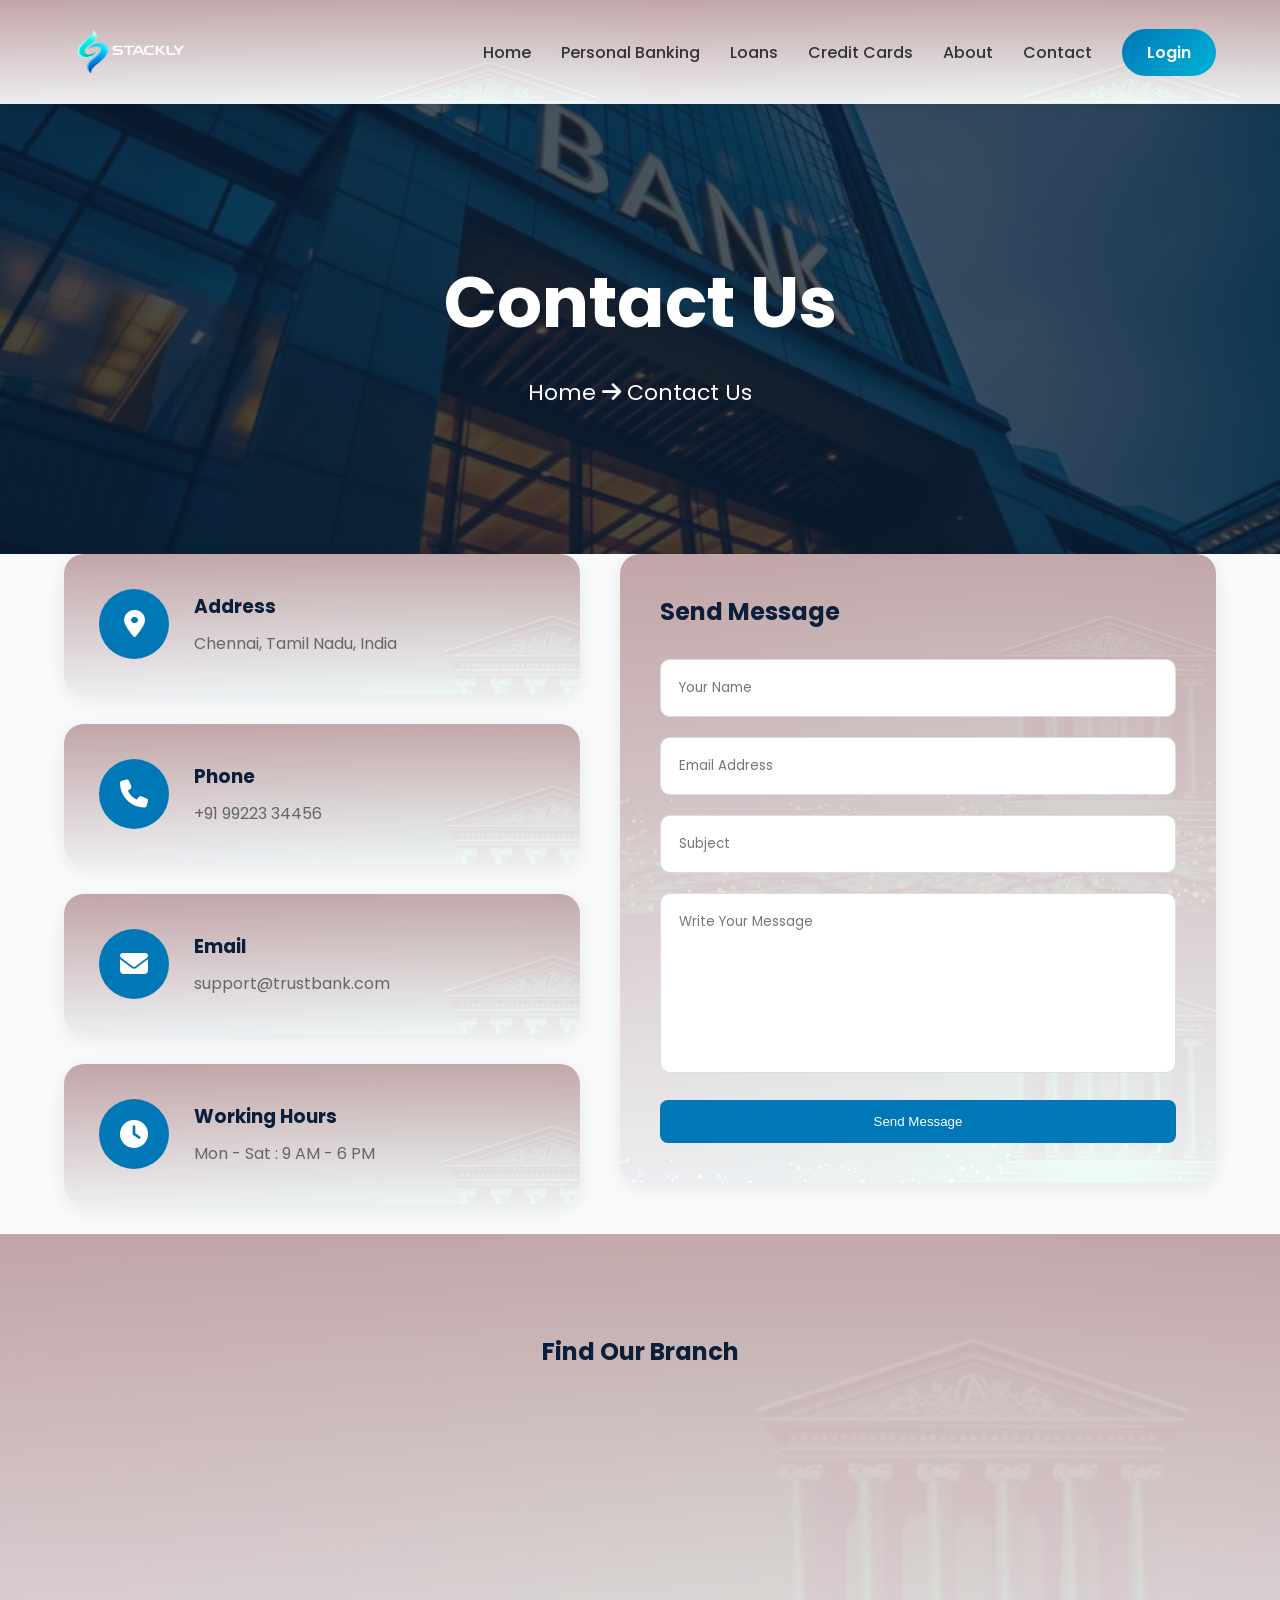
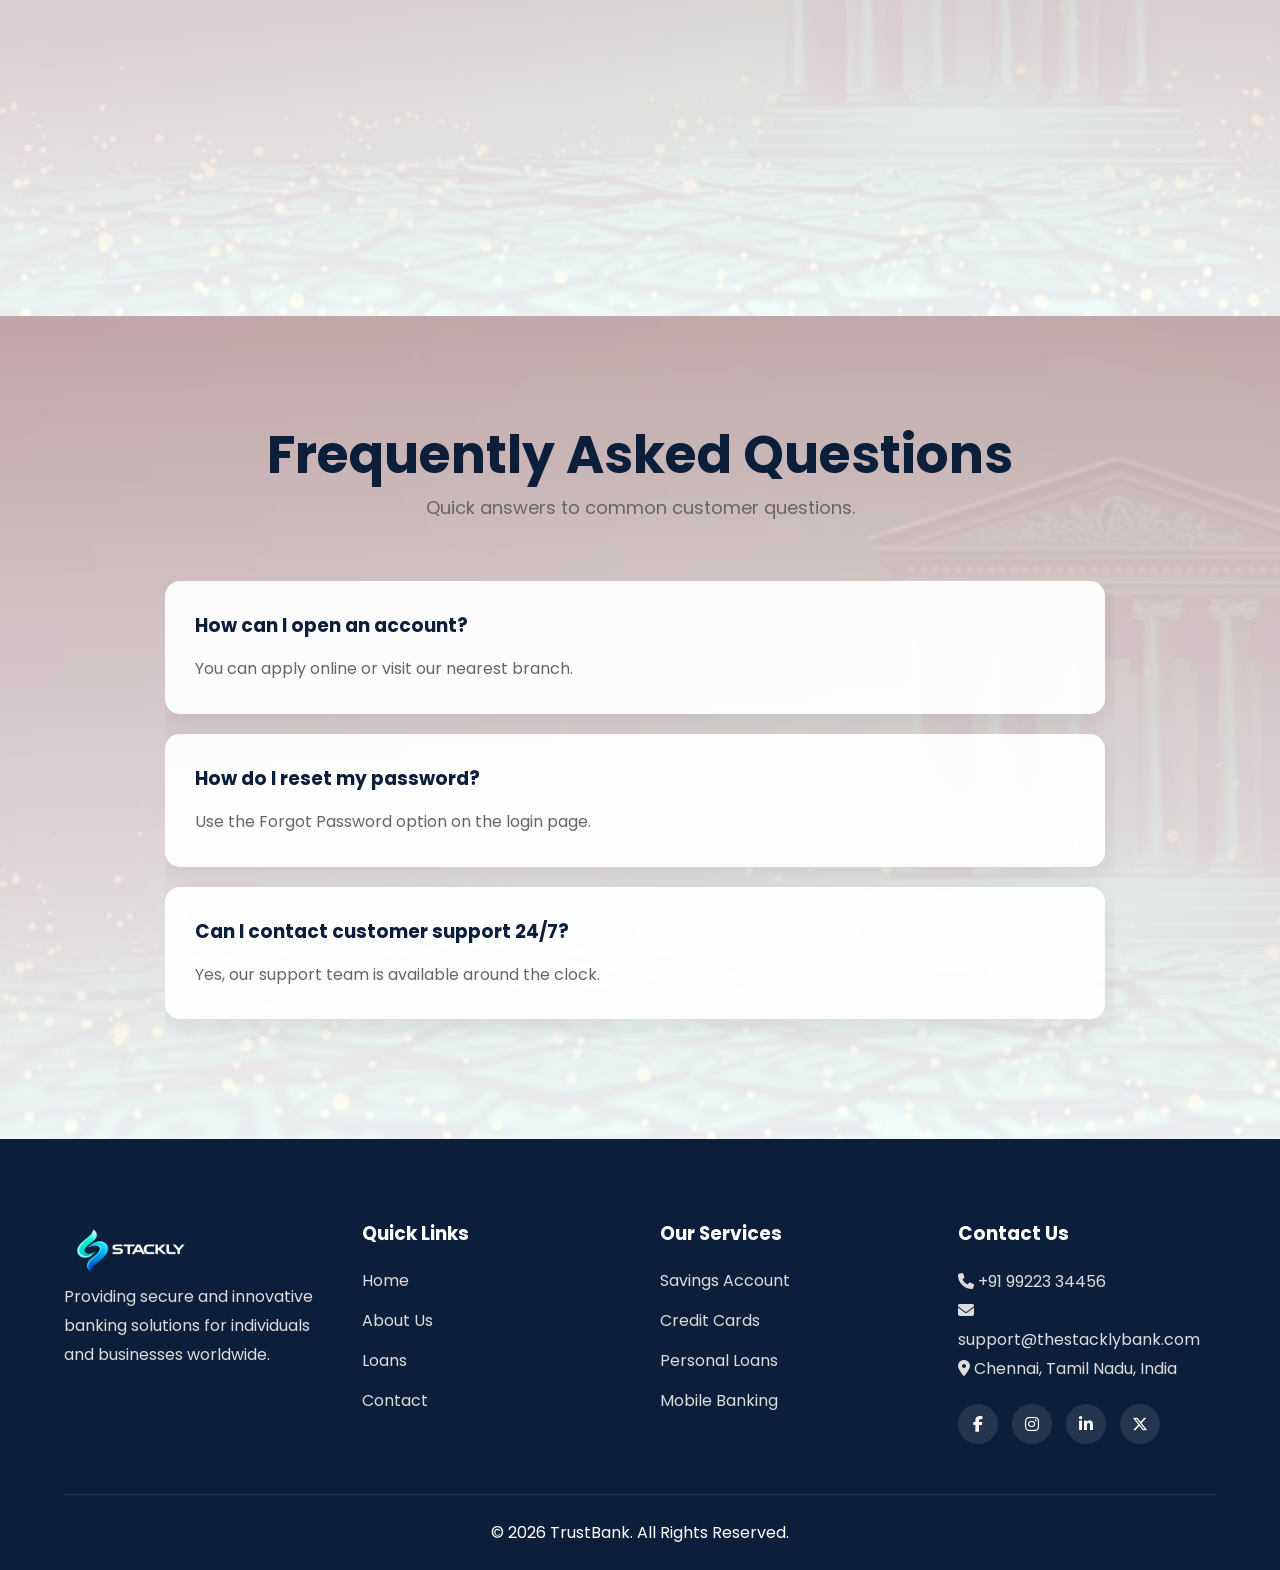
<file: contact.html>
<!DOCTYPE html>
<html lang="en">
<head>
    <meta charset="UTF-8">
    <meta name="viewport" content="width=device-width, initial-scale=1.0">
    <title>Contact Us | TrustBank</title>

    <link rel="stylesheet" href="style.css">

    <link rel="stylesheet"
    href="https://cdnjs.cloudflare.com/ajax/libs/font-awesome/6.5.2/css/all.min.css">
</head>
<body>

    <!-- Navbar Start -->
<header>

<div class="container navbar">

    <div class="logo">
   <a href="contact.html">      <img src="Assest/stacklylogo (1).webp"></a>
    </div>

    <div class="menu-toggle">
        <i class="fa-solid fa-bars"></i>
    </div>

    <nav>
        <ul>
            <li><a href="index.html">Home</a></li>
            <li><a href="personal.html">Personal Banking</a></li>
            <li><a href="loans.html">Loans</a></li>
            <li><a href="creditcards.html">Credit Cards</a></li>
            <li><a href="about.html">About</a></li>
            <li><a href="contact.html">Contact</a></li>
        </ul>
    </nav>

    <div class="nav-btn">
        <a href="login.html" class="login-btn">Login</a>
    </div>

</div>

</header>
<!-- Navbar End -->

<!-- HERO -->
<section class="about-hero">

    <div class="container about-hero-content">

        <h1>Contact Us</h1>

        <p>
            Home
            <i class="fa-solid fa-arrow-right"></i>
            Contact Us
        </p>

    </div>

</section>


<!-- CONTACT SECTION -->
<section class="contact-section">

    <div class="container contact-container">

        <!-- LEFT -->
        <div class="contact-left">

            <div class="contact-card">
                <div class="contact-icon">
                    <i class="fa-solid fa-location-dot"></i>
                </div>

                <div>
                    <h3>Address</h3>
                    <p>Chennai, Tamil Nadu, India</p>
                </div>
            </div>


            <div class="contact-card">
                <div class="contact-icon">
                    <i class="fa-solid fa-phone"></i>
                </div>

                <div>
                    <h3>Phone</h3>
                    <p>+91 99223 34456</p>
                </div>
            </div>


            <div class="contact-card">
                <div class="contact-icon">
                    <i class="fa-solid fa-envelope"></i>
                </div>

                <div>
                    <h3>Email</h3>
                    <p>support@trustbank.com</p>
                </div>
            </div>


            <div class="contact-card">
                <div class="contact-icon">
                    <i class="fa-solid fa-clock"></i>
                </div>

                <div>
                    <h3>Working Hours</h3>
                    <p>Mon - Sat : 9 AM - 6 PM</p>
                </div>
            </div>

        </div>


        <!-- RIGHT -->
        <div class="contact-form">

            <h2>Send Message</h2>

            <form>

                <input type="text" placeholder="Your Name">

                <input type="email" placeholder="Email Address">

                <input type="text" placeholder="Subject">

                <textarea placeholder="Write Your Message"></textarea>

                <button class="btn-primary">
                    Send Message
                </button>

            </form>

        </div>

    </div>

</section>


<!-- GOOGLE MAP -->
<section class="contact-map">

    <div class="container">

        <h2>Find Our Branch</h2>

        <iframe
        src="https://www.google.com/maps/embed?pb="
        width="100%"
        height="400"
        style="border:0;border-radius:20px;"
        loading="lazy">
        </iframe>

    </div>

</section>


<!-- FAQ -->
<section class="faq-section">

    <div class="container">

        <div class="section-title">

            <h2>Frequently Asked Questions</h2>

            <p>
                Quick answers to common customer questions.
            </p>

        </div>

        <div class="faq-container">

            <div class="faq-item">
                <h3>How can I open an account?</h3>
                <p>You can apply online or visit our nearest branch.</p>
            </div>

            <div class="faq-item">
                <h3>How do I reset my password?</h3>
                <p>Use the Forgot Password option on the login page.</p>
            </div>

            <div class="faq-item">
                <h3>Can I contact customer support 24/7?</h3>
                <p>Yes, our support team is available around the clock.</p>
            </div>

        </div>

    </div>

</section>


<!-- Footer Start -->
<footer class="footer">
    <div class="container">

        <div class="footer-grid">

            <!-- Company Info -->
            <div class="footer-column">
                <div class="logo">
         <a href="contact.html">    <img src="Assest/stacklylogo (1).webp"></a>
        </div>
                <p>
                    Providing secure and innovative banking solutions for individuals and businesses worldwide.
                </p>
            </div>

            <!-- Quick Links -->
            <div class="footer-column">
                <h3>Quick Links</h3>

                <ul>
                    <li><a href="index.html">Home</a></li>
                    <li><a href="about.html">About Us</a></li>
                    <li><a href="loans.html">Loans</a></li>
                    <li><a href="contact.html">Contact</a></li>
                </ul>
            </div>

            <!-- Services -->
            <div class="footer-column">
                <h3>Our Services</h3>

                <ul>
                    <li><a href="contact.html">Savings Account</a></li>
                    <li><a href="creditcards.html">Credit Cards</a></li>
                    <li><a href="personal.html">Personal Loans</a></li>
                    <li><a href="contact.html">Mobile Banking</a></li>
                </ul>
            </div>

            <!-- Contact -->
            <div class="footer-column">
                <h3>Contact Us</h3>

                <p><i class="fa-solid fa-phone"></i> +91 99223 34456</p>
                <p><i class="fa-solid fa-envelope"></i> support@thestacklybank.com</p>
                <p><i class="fa-solid fa-location-dot"></i> Chennai, Tamil Nadu, India</p>

                <div class="social-icons">
                    <a href="404.html?type=cafb"><i class="fa-brands fa-facebook-f"></i></a>
                    <a href="404.html?type=cai"><i class="fa-brands fa-instagram"></i></a>
                    <a href="404.html?type=cal"><i class="fa-brands fa-linkedin-in"></i></a>
                    <a href="404.html?type=cat"><i class="fa-brands fa-x-twitter"></i></a>
                </div>

            </div>

        </div>

        <div class="footer-bottom">
            <p>
                © 2026 TrustBank. All Rights Reserved.
            </p>
        </div>

    </div>
</footer>
<!-- Footer End -->

<script>

const menuToggle = document.querySelector(".menu-toggle");
const nav = document.querySelector("nav");
const icon = document.querySelector(".menu-toggle i");

    menuToggle.addEventListener("click", () => {

    nav.classList.toggle("show-menu");

    if(nav.classList.contains("show-menu")){

        document.body.style.overflow = "hidden";

        icon.classList.remove("fa-bars");
        icon.classList.add("fa-xmark");

        menuToggle.style.position = "fixed";
        menuToggle.style.top = "20px";
        menuToggle.style.right = "20px";

        icon.style.color = "#fff";

    }else{

        document.body.style.overflow = "auto";

        icon.classList.remove("fa-xmark");
        icon.classList.add("fa-bars");

        menuToggle.style.position = "relative";
        menuToggle.style.top = "";
        menuToggle.style.right = "";

        icon.style.color = "#0B1F3A";
    }
});

</script>
</body>
</html>
</file>
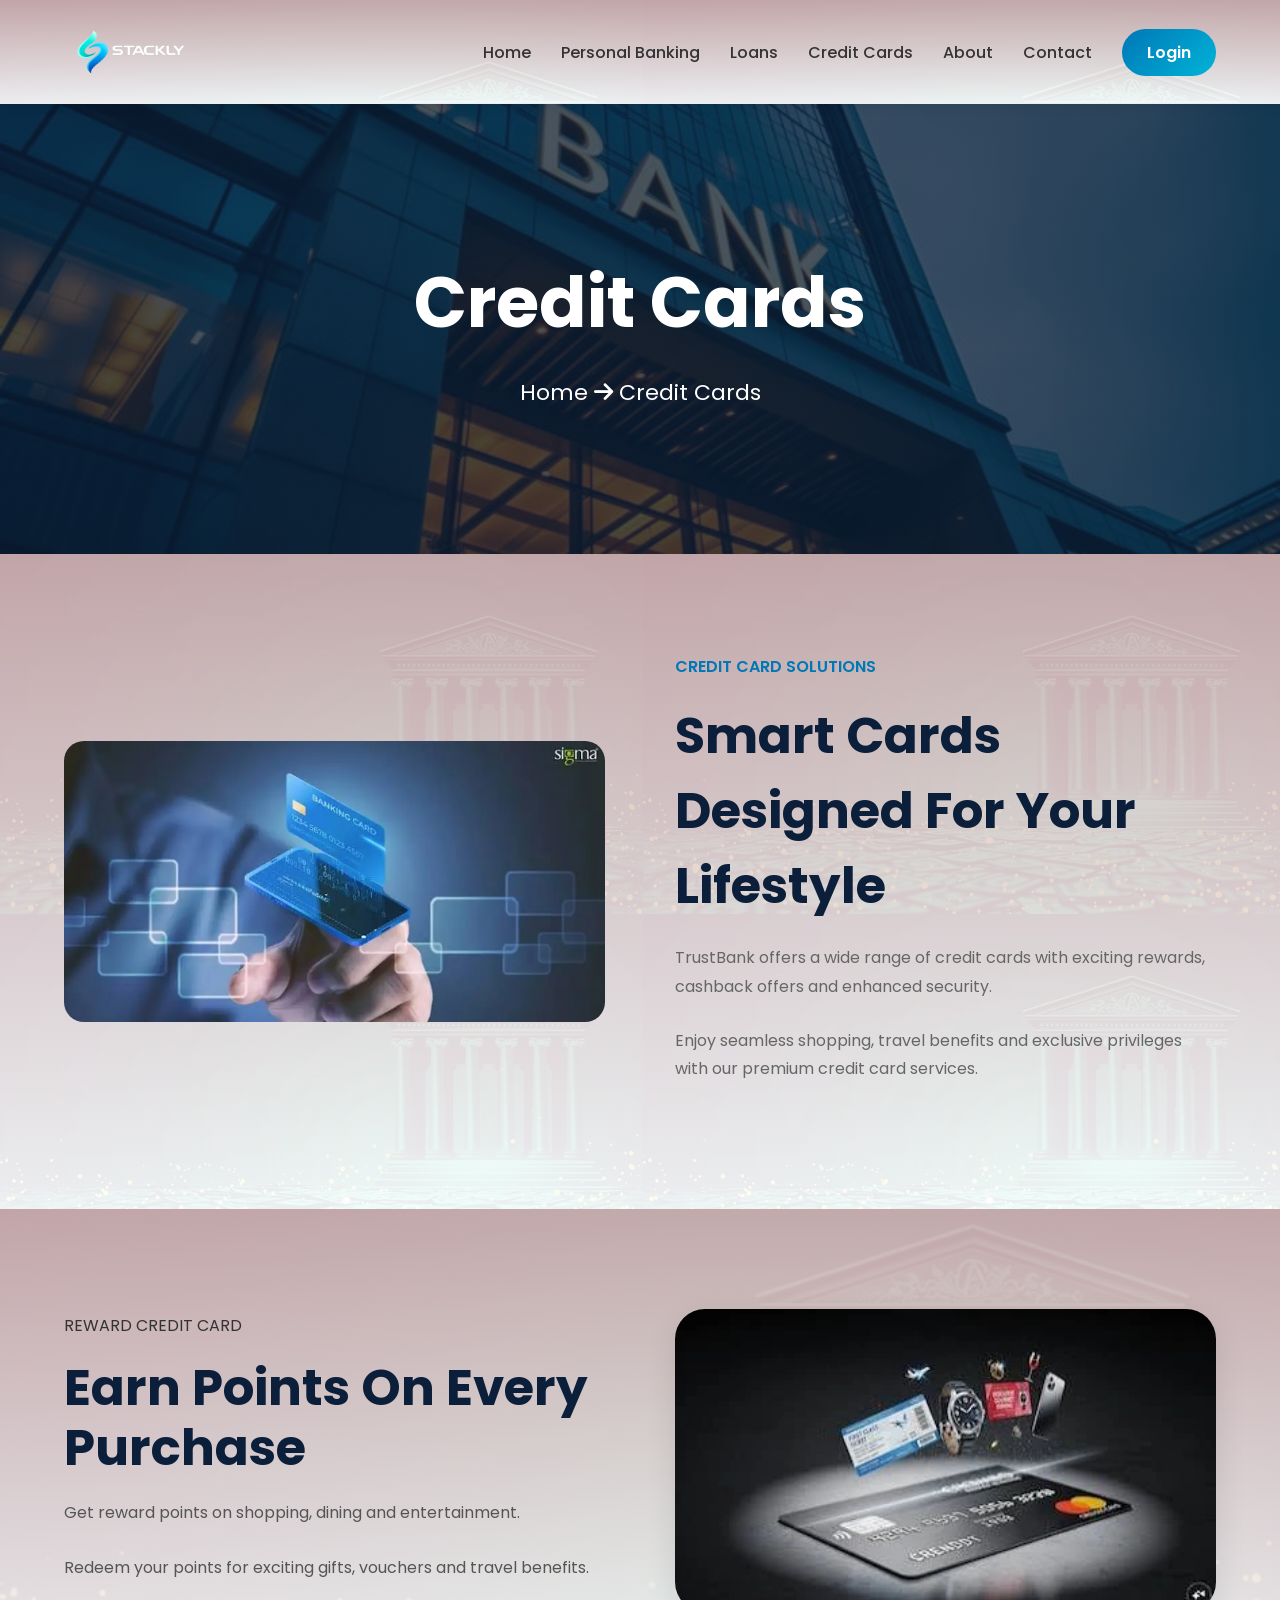
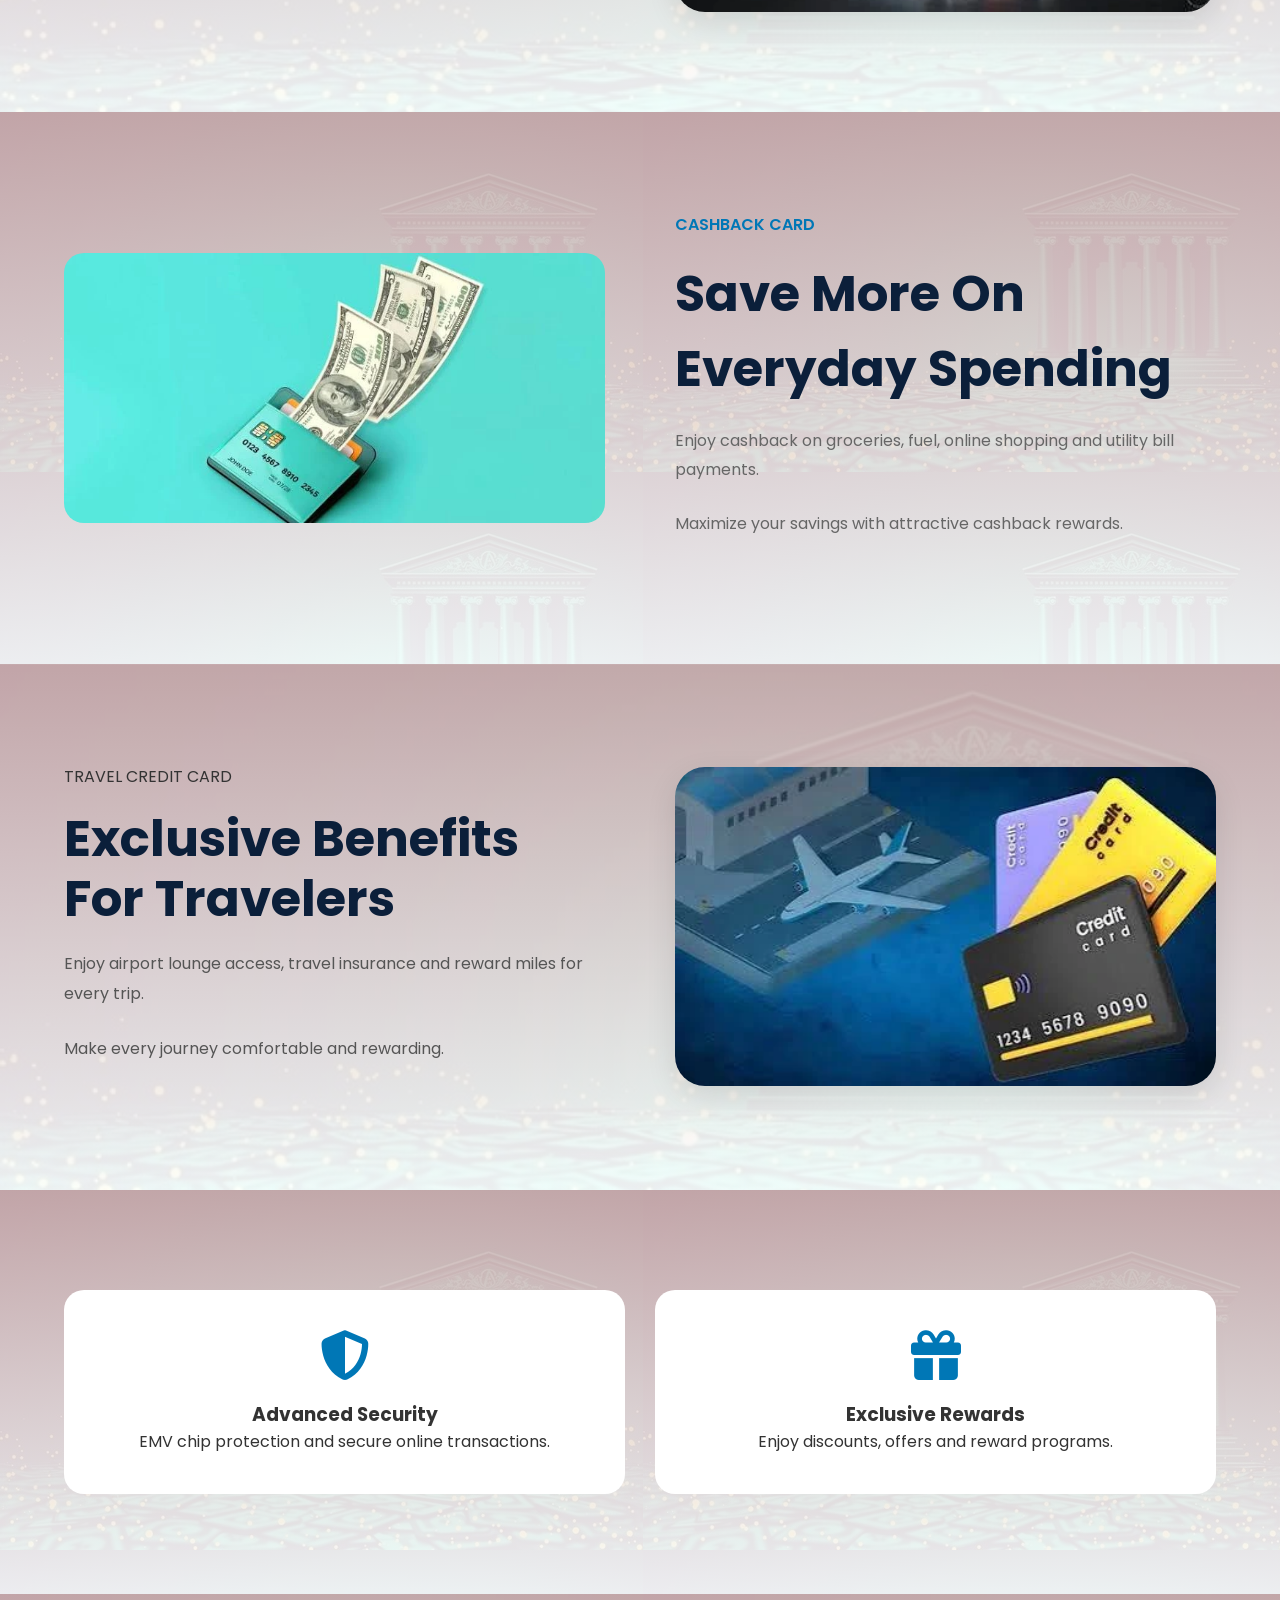
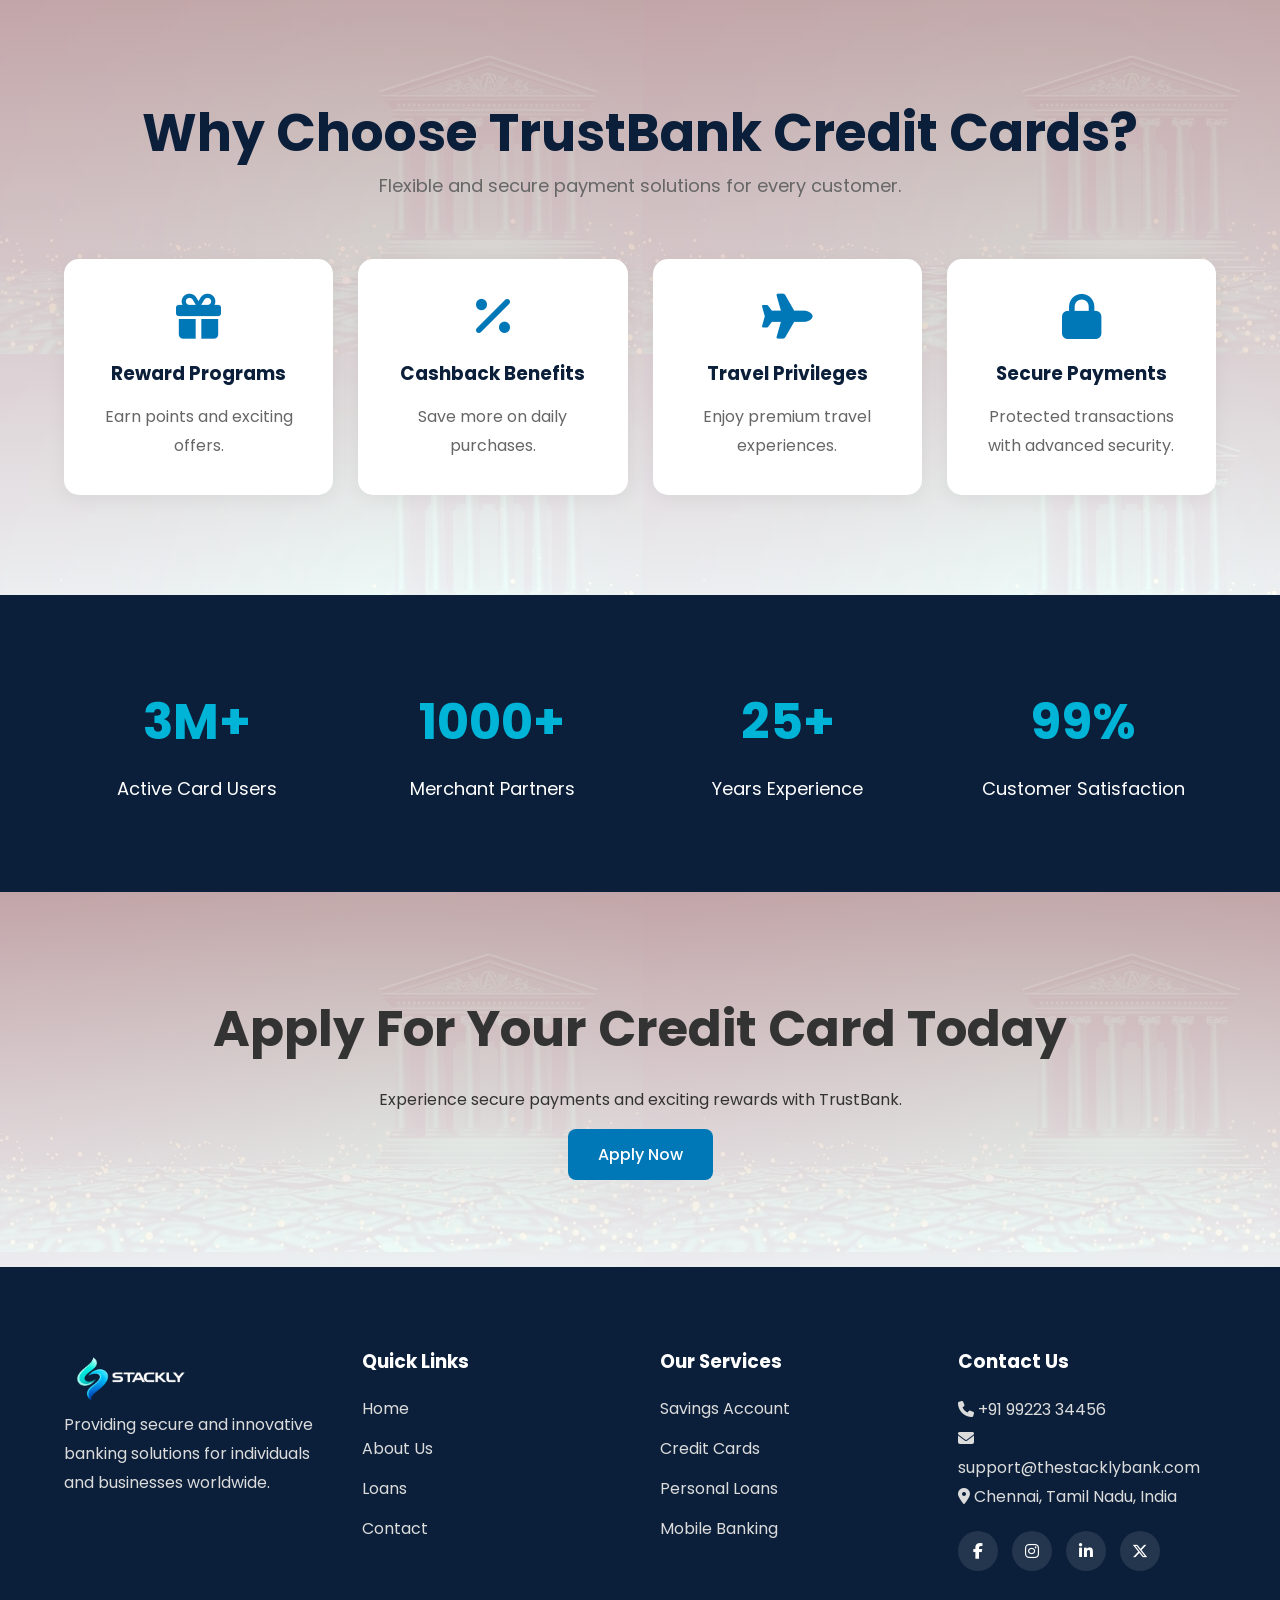
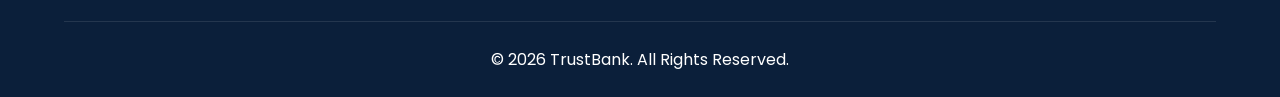
<file: creditcards.html>
<!DOCTYPE html>
<html lang="en">
<head>
    <meta charset="UTF-8">
    <meta name="viewport" content="width=device-width, initial-scale=1.0">
    <title>Credit Cards | TrustBank</title>

    <link rel="stylesheet" href="style.css">

    <link rel="stylesheet"
    href="https://cdnjs.cloudflare.com/ajax/libs/font-awesome/6.5.2/css/all.min.css">
</head>
<body>


    <!-- Navbar Start -->
<header>

<div class="container navbar">

    <div class="logo">
      <a href="creditcards.html">   <img src="Assest/stacklylogo (1).webp"></a>
    </div>

    <div class="menu-toggle">
        <i class="fa-solid fa-bars"></i>
    </div>

    <nav>
        <ul>
            <li><a href="index.html">Home</a></li>
            <li><a href="personal.html">Personal Banking</a></li>
            <li><a href="loans.html">Loans</a></li>
            <li><a href="creditcards.html">Credit Cards</a></li>
            <li><a href="about.html">About</a></li>
            <li><a href="contact.html">Contact</a></li>
        </ul>
    </nav>

    <div class="nav-btn">
        <a href="login.html" class="login-btn">Login</a>
    </div>

</div>

</header>
<!-- Navbar End -->
<!-- HERO -->
<section class="about-hero">

    <div class="container about-hero-content">

        <h1>Credit Cards</h1>

        <p>
            Home
            <i class="fa-solid fa-arrow-right"></i>
            Credit Cards
        </p>

    </div>

</section>


<!-- CREDIT CARD OVERVIEW -->
<section class="about-bank">

    <div class="container about-bank-container">

        <div class="about-image">
            <img src="Assest/bank18.webp" alt="">
        </div>

        <div class="about-content">

            <span>CREDIT CARD SOLUTIONS</span>

            <h2>
                Smart Cards Designed For Your Lifestyle
            </h2>

            <p>
                TrustBank offers a wide range of credit cards with
                exciting rewards, cashback offers and enhanced security.
            </p>

            <p>
                Enjoy seamless shopping, travel benefits and exclusive
                privileges with our premium credit card services.
            </p>

        </div>

    </div>

</section>


<!-- REWARD CARD -->
<section class="about-services">

    <div class="container about-services-container">

        <div class="about-services-content">

            <span class="about-subtitle">
                REWARD CREDIT CARD
            </span>

            <h2>
                Earn Points On Every Purchase
            </h2>

            <p>
                Get reward points on shopping, dining and entertainment.
            </p>

            <p>
                Redeem your points for exciting gifts, vouchers and travel benefits.
            </p>

        </div>

        <div class="about-services-image">
            <img src="Assest/bank19.webp" alt="">
        </div>

    </div>

</section>


<!-- CASHBACK CARD -->
<section class="about-bank">

    <div class="container about-bank-container">

        <div class="about-image">
            <img src="Assest/bank20.webp" alt="">
        </div>

        <div class="about-content">

            <span>CASHBACK CARD</span>

            <h2>
                Save More On Everyday Spending
            </h2>

            <p>
                Enjoy cashback on groceries, fuel, online shopping
                and utility bill payments.
            </p>

            <p>
                Maximize your savings with attractive cashback rewards.
            </p>

        </div>

    </div>

</section>


<!-- TRAVEL CARD -->
<section class="about-services">

    <div class="container about-services-container">

        <div class="about-services-content">

            <span class="about-subtitle">
                TRAVEL CREDIT CARD
            </span>

            <h2>
                Exclusive Benefits For Travelers
            </h2>

            <p>
                Enjoy airport lounge access, travel insurance
                and reward miles for every trip.
            </p>

            <p>
                Make every journey comfortable and rewarding.
            </p>

        </div>

        <div class="about-services-image">
            <img src="Assest/bank22.webp" alt="">
        </div>

    </div>

</section>


<!-- PREMIUM BENEFITS -->
<section class="mission-section">

    <div class="container mission-grid">

        <div class="mission-card">

            <i class="fa-solid fa-shield-halved"></i>

            <h3>Advanced Security</h3>

            <p>
                EMV chip protection and secure online transactions.
            </p>

        </div>


        <div class="mission-card">

            <i class="fa-solid fa-gift"></i>

            <h3>Exclusive Rewards</h3>

            <p>
                Enjoy discounts, offers and reward programs.
            </p>

        </div>

    </div>

</section>


<!-- WHY CHOOSE -->
<section class="why-us">

    <div class="container">

        <div class="section-title">

            <h2>Why Choose TrustBank Credit Cards?</h2>

            <p>
                Flexible and secure payment solutions for every customer.
            </p>

        </div>

        <div class="why-grid">

            <div class="why-card">
                <i class="fa-solid fa-gift"></i>
                <h3>Reward Programs</h3>
                <p>Earn points and exciting offers.</p>
            </div>

            <div class="why-card">
                <i class="fa-solid fa-percent"></i>
                <h3>Cashback Benefits</h3>
                <p>Save more on daily purchases.</p>
            </div>

            <div class="why-card">
                <i class="fa-solid fa-plane"></i>
                <h3>Travel Privileges</h3>
                <p>Enjoy premium travel experiences.</p>
            </div>

            <div class="why-card">
                <i class="fa-solid fa-lock"></i>
                <h3>Secure Payments</h3>
                <p>Protected transactions with advanced security.</p>
            </div>

        </div>

    </div>

</section>


<!-- STATISTICS -->
<section class="stats-section">

    <div class="container">

        <div class="stats-grid">

            <div class="stat-card">
                <h2>3M+</h2>
                <p>Active Card Users</p>
            </div>

            <div class="stat-card">
                <h2>1000+</h2>
                <p>Merchant Partners</p>
            </div>

            <div class="stat-card">
                <h2>25+</h2>
                <p>Years Experience</p>
            </div>

            <div class="stat-card">
                <h2>99%</h2>
                <p>Customer Satisfaction</p>
            </div>

        </div>

    </div>

</section>


<!-- CTA -->
<section class="about-cta">

    <div class="container">

        <h2>Apply For Your Credit Card Today</h2>

        <p>
            Experience secure payments and exciting rewards with TrustBank.
        </p>

        <a href="#" class="btn-primary">
            Apply Now
        </a>

    </div>

</section>

<!-- Footer Start -->
<footer class="footer">
    <div class="container">

        <div class="footer-grid">

            <!-- Company Info -->
            <div class="footer-column">
                <div class="logo">
          <a href="creditcards.html">   <img src="Assest/stacklylogo (1).webp"></a>
        </div>
                <p>
                    Providing secure and innovative banking solutions for individuals and businesses worldwide.
                </p>
            </div>

            <!-- Quick Links -->
            <div class="footer-column">
                <h3>Quick Links</h3>

                <ul>
                    <li><a href="index.html">Home</a></li>
                    <li><a href="about.html">About Us</a></li>
                    <li><a href="loans.html">Loans</a></li>
                    <li><a href="contact.html">Contact</a></li>
                </ul>
            </div>

            <!-- Services -->
            <div class="footer-column">
                <h3>Our Services</h3>

                <ul>
                    <li><a href="contact.html">Savings Account</a></li>
                    <li><a href="creditcards.html">Credit Cards</a></li>
                    <li><a href="personal.html">Personal Loans</a></li>
                    <li><a href="contact.html">Mobile Banking</a></li>
                </ul>
            </div>

            <!-- Contact -->
            <div class="footer-column">
                <h3>Contact Us</h3>

                <p><i class="fa-solid fa-phone"></i> +91 99223 34456</p>
                <p><i class="fa-solid fa-envelope"></i> support@thestacklybank.com</p>
                <p><i class="fa-solid fa-location-dot"></i> Chennai, Tamil Nadu, India</p>

                <div class="social-icons">
                    <a href="404.html?type=cfb"><i class="fa-brands fa-facebook-f"></i></a>
                    <a href="404.html?type=ci"><i class="fa-brands fa-instagram"></i></a>
                    <a href="404.html?type=cl"><i class="fa-brands fa-linkedin-in"></i></a>
                    <a href="404.html?type=ct"><i class="fa-brands fa-x-twitter"></i></a>
                </div>

            </div>

        </div>

        <div class="footer-bottom">
            <p>
                © 2026 TrustBank. All Rights Reserved.
            </p>
        </div>

    </div>
</footer>
<!-- Footer End -->


<script>

const menuToggle = document.querySelector(".menu-toggle");
const nav = document.querySelector("nav");
const icon = document.querySelector(".menu-toggle i");

    menuToggle.addEventListener("click", () => {

    nav.classList.toggle("show-menu");

    if(nav.classList.contains("show-menu")){

        document.body.style.overflow = "hidden";

        icon.classList.remove("fa-bars");
        icon.classList.add("fa-xmark");

        menuToggle.style.position = "fixed";
        menuToggle.style.top = "20px";
        menuToggle.style.right = "20px";

        icon.style.color = "#fff";

    }else{

        document.body.style.overflow = "auto";

        icon.classList.remove("fa-xmark");
        icon.classList.add("fa-bars");

        menuToggle.style.position = "relative";
        menuToggle.style.top = "";
        menuToggle.style.right = "";

        icon.style.color = "#0B1F3A";
    }
});

</script>
</body>
</html>
</file>
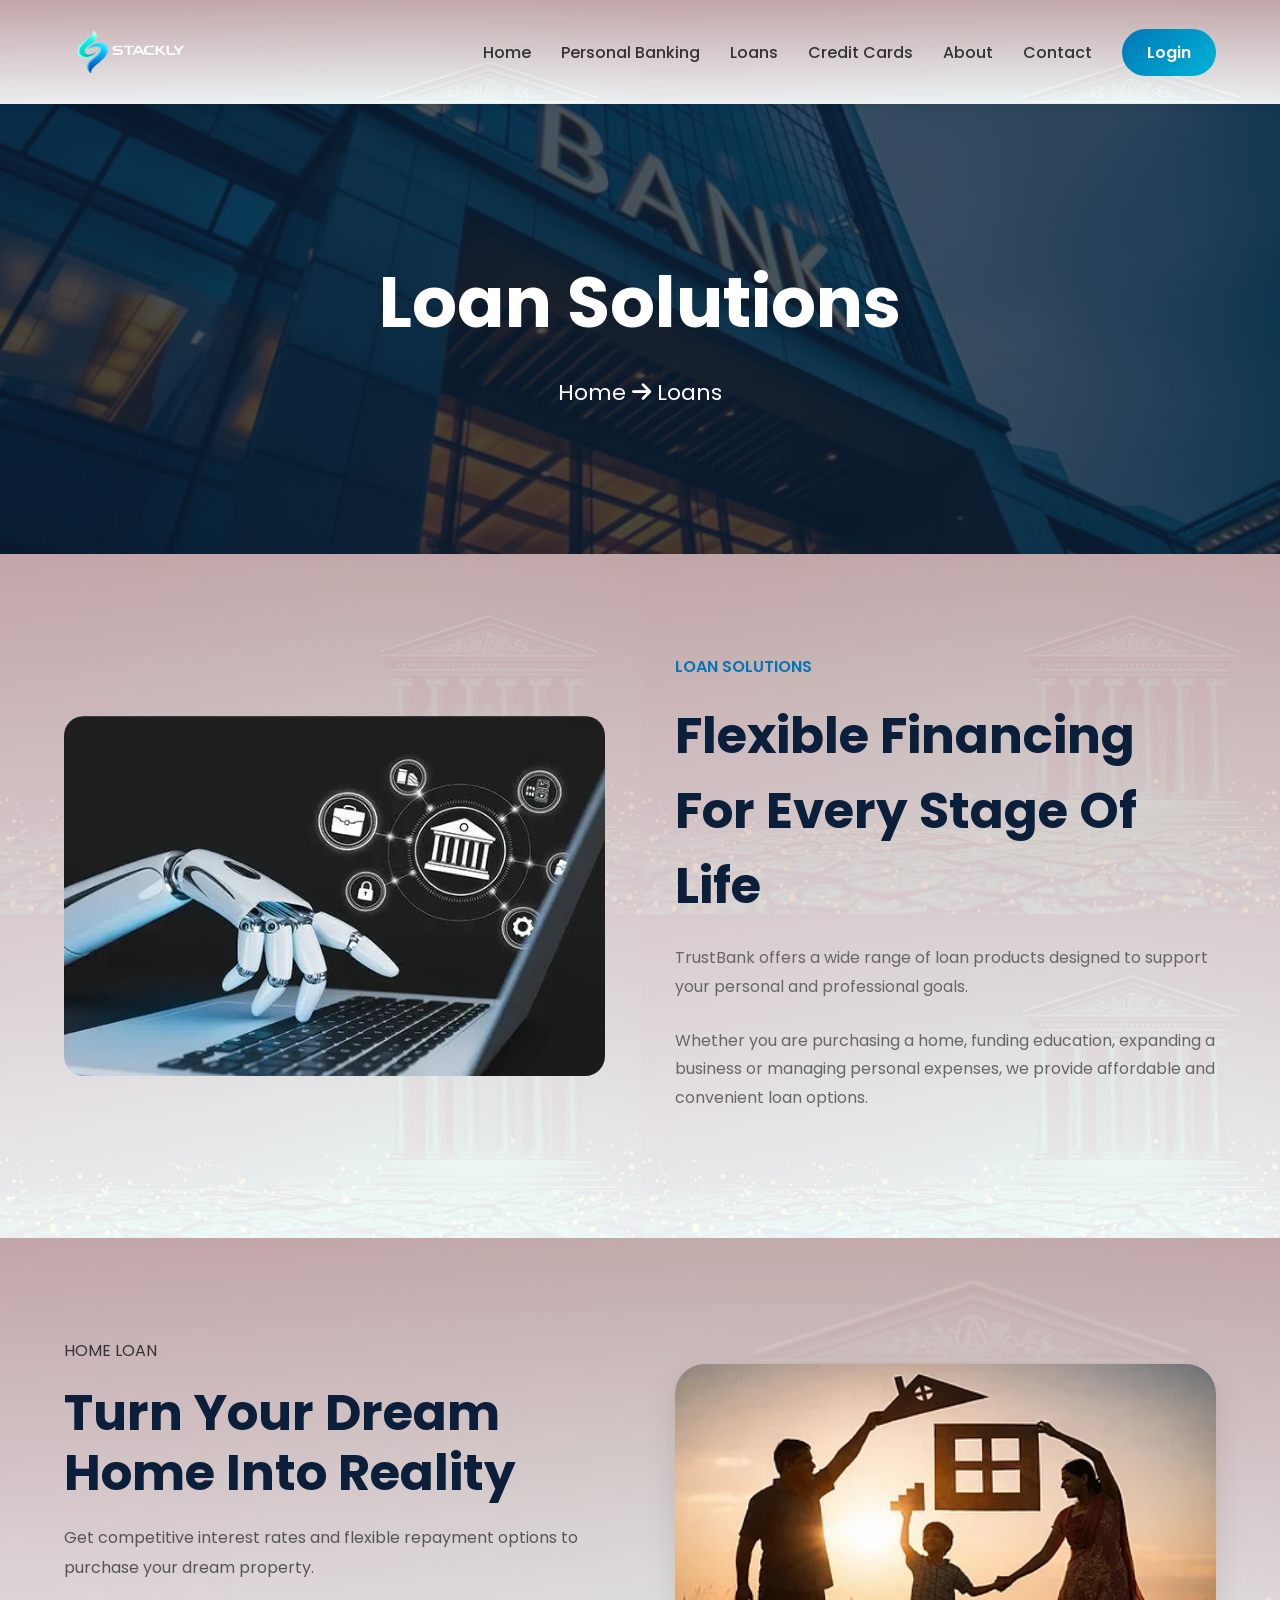
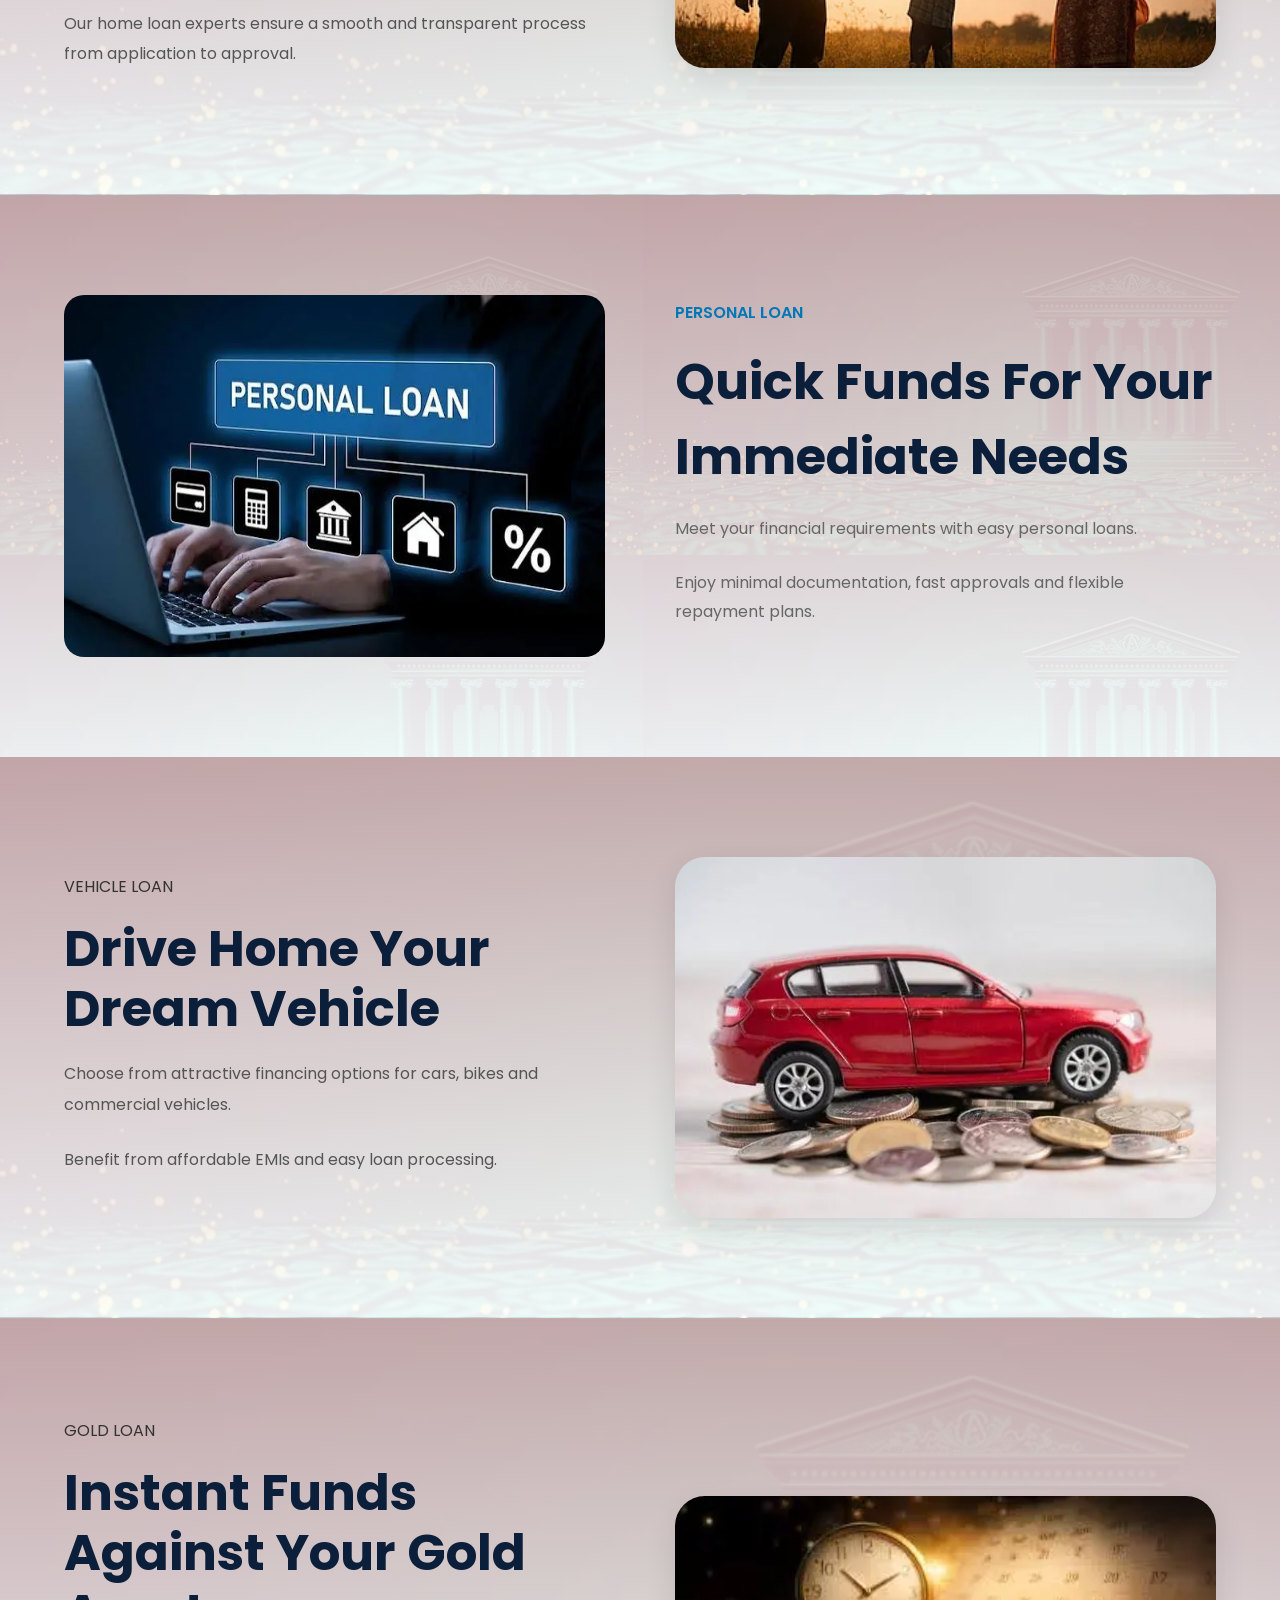
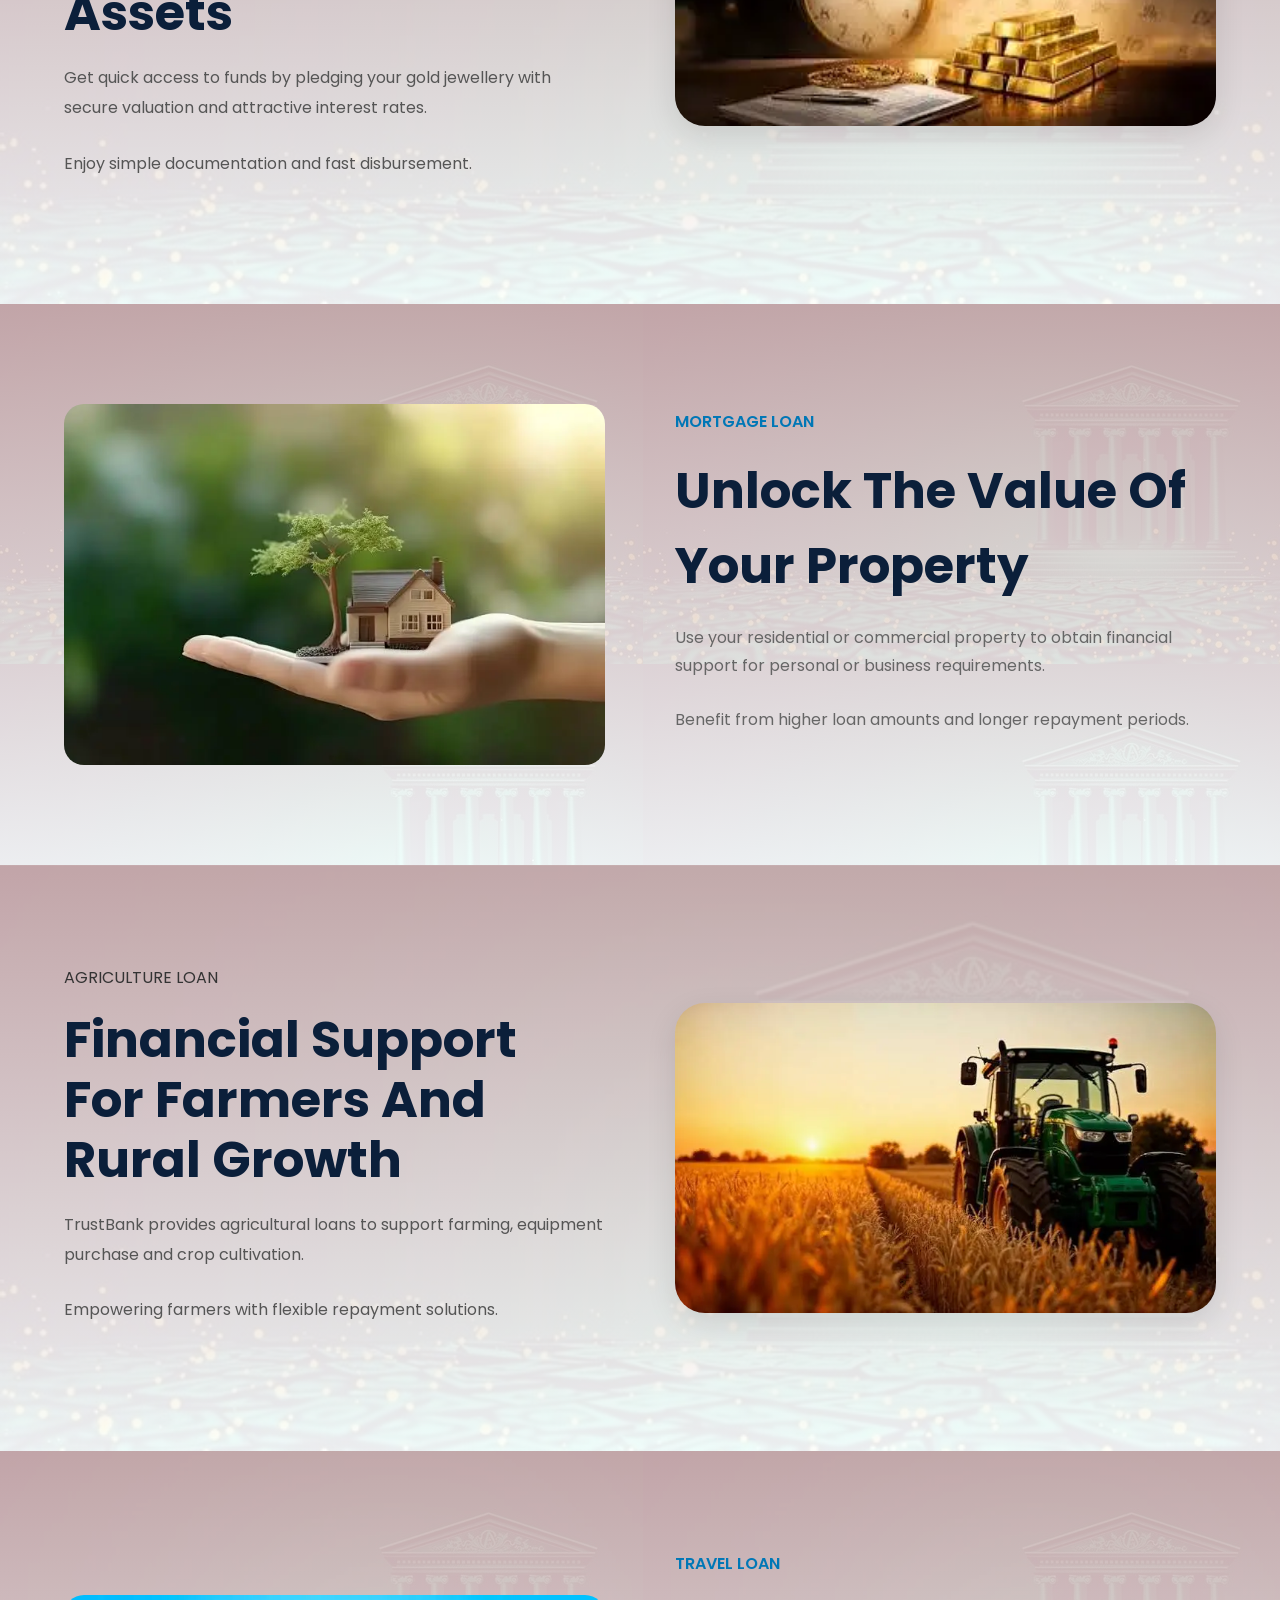
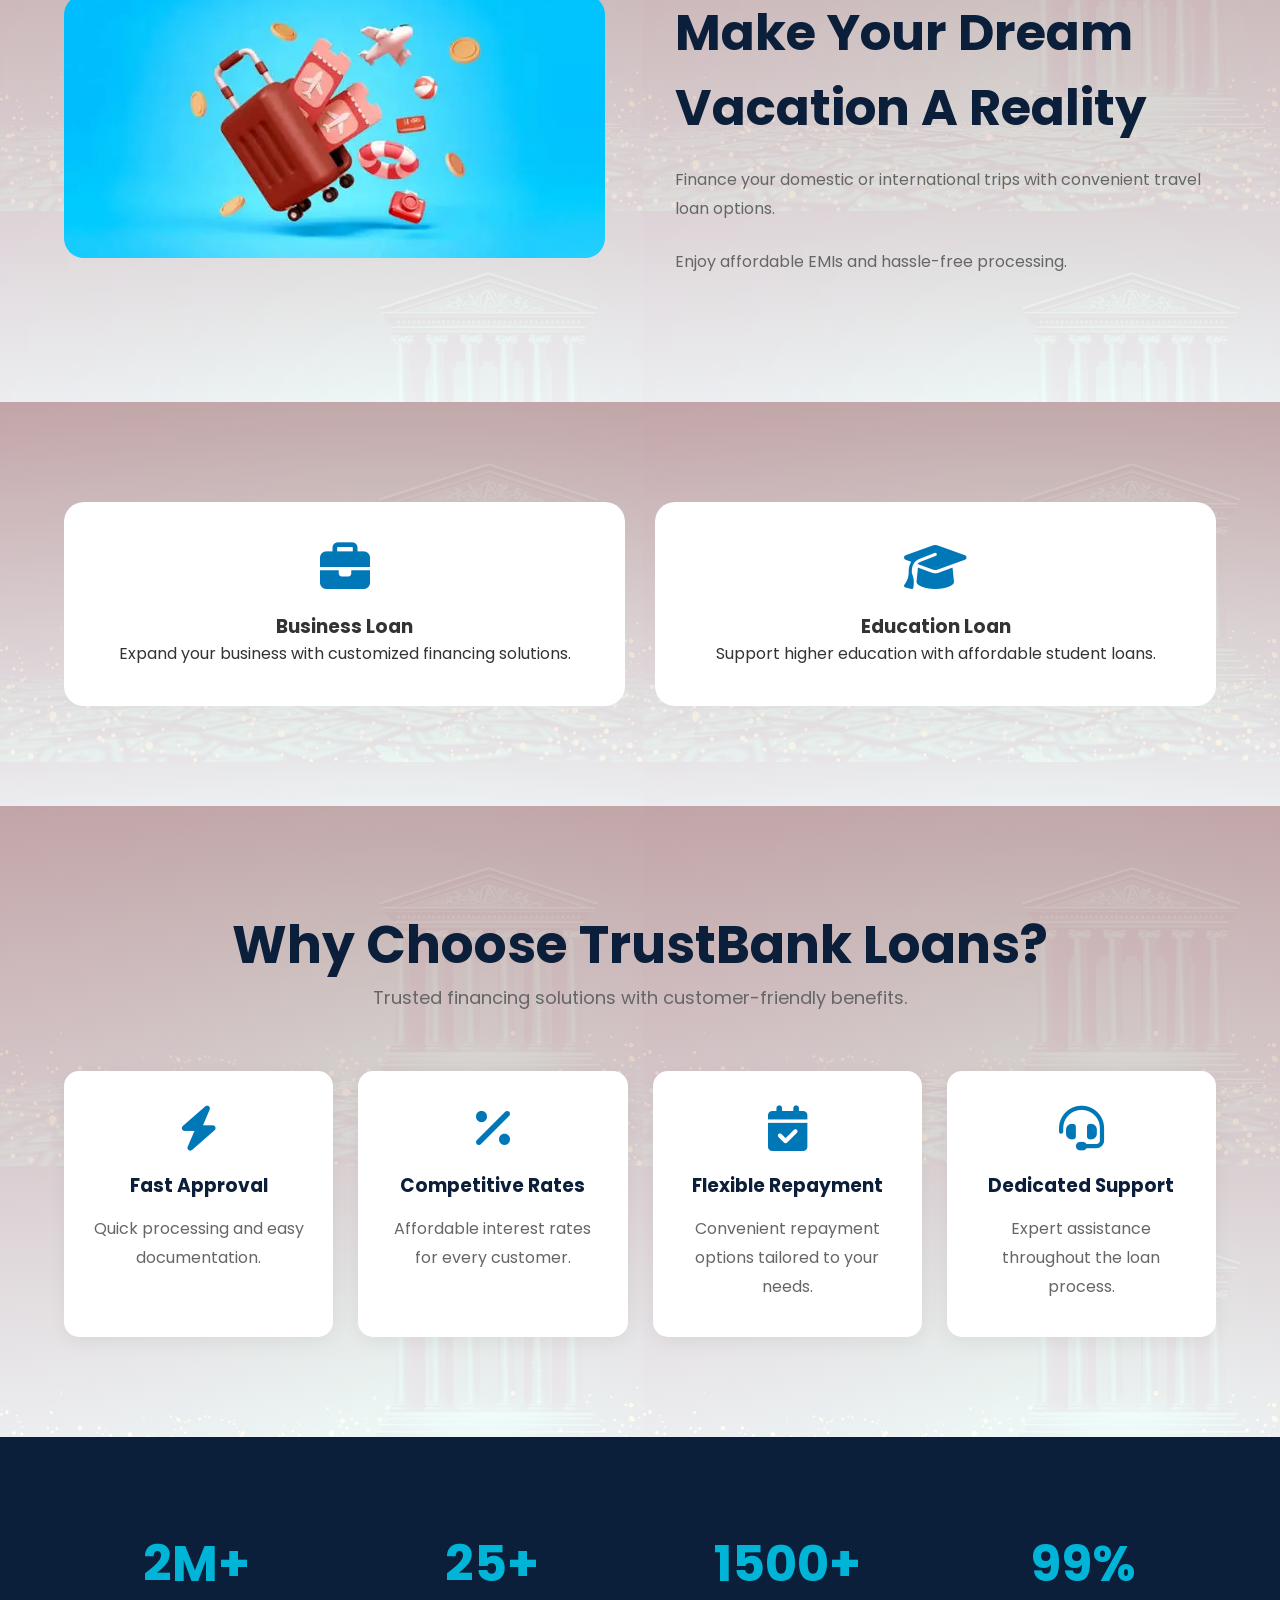
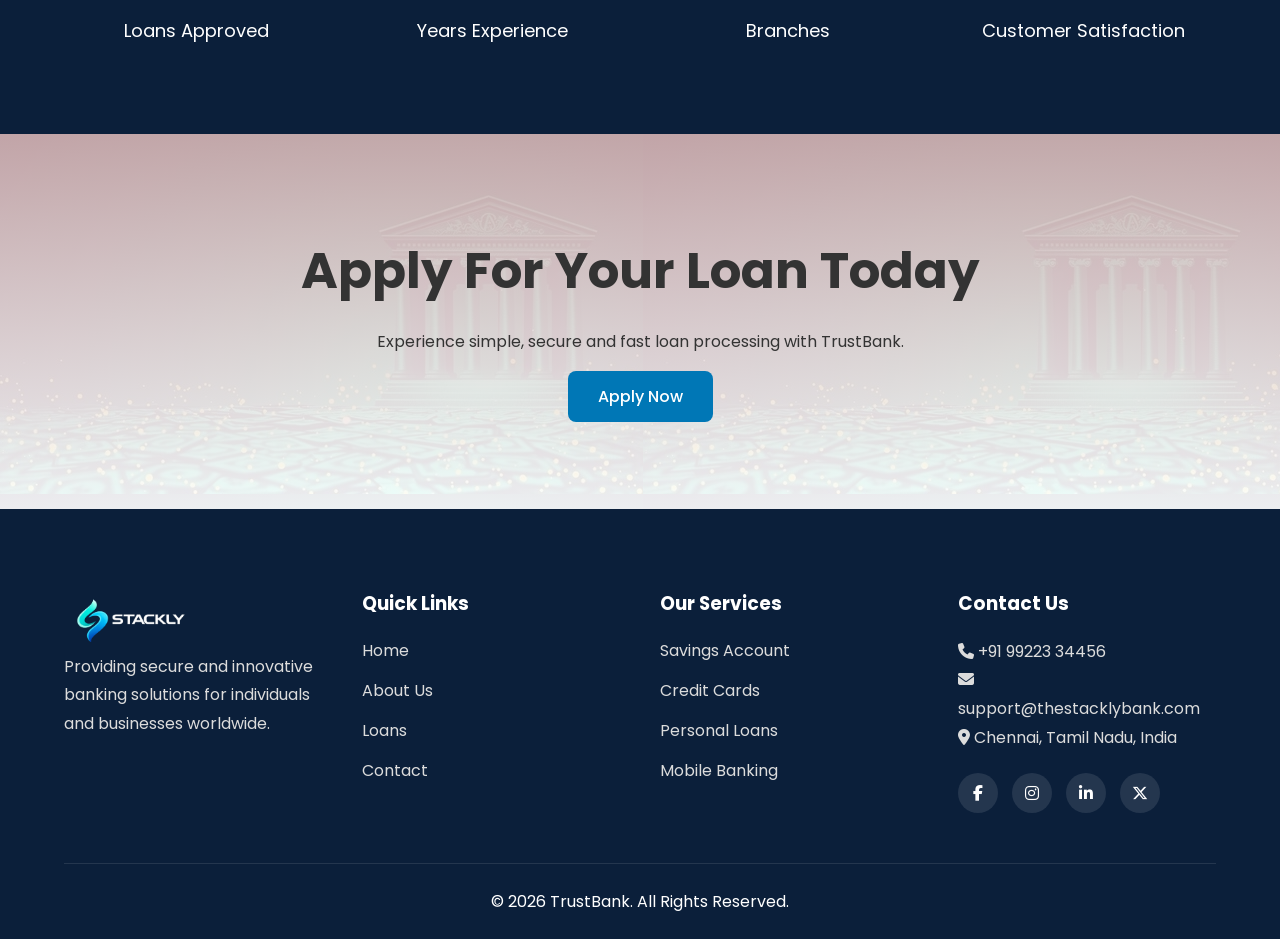
<file: loans.html>
<!DOCTYPE html>
<html lang="en">
<head>
    <meta charset="UTF-8">
    <meta name="viewport" content="width=device-width, initial-scale=1.0">
    <title>Loans | TrustBank</title>

    <link rel="stylesheet" href="style.css">

    <link rel="stylesheet"
    href="https://cdnjs.cloudflare.com/ajax/libs/font-awesome/6.5.2/css/all.min.css">
</head>
<body>

    <!-- Navbar Start -->
<header>

<div class="container navbar">

    <div class="logo">
      <a href="loans.html">   <img src="Assest/stacklylogo (1).webp"></a>
    </div>

    <div class="menu-toggle">
        <i class="fa-solid fa-bars"></i>
    </div>

    <nav>
        <ul>
            <li><a href="index.html">Home</a></li>
            <li><a href="personal.html">Personal Banking</a></li>
            <li><a href="loans.html">Loans</a></li>
            <li><a href="creditcards.html">Credit Cards</a></li>
            <li><a href="about.html">About</a></li>
            <li><a href="contact.html">Contact</a></li>
        </ul>
    </nav>

    <div class="nav-btn">
        <a href="login.html" class="login-btn">Login</a>
    </div>

</div>

</header>
<!-- Navbar End -->

<!-- HERO -->
<section class="about-hero">

    <div class="container about-hero-content">

        <h1>Loan Solutions</h1>

        <p>
            Home
            <i class="fa-solid fa-arrow-right"></i>
            Loans
        </p>

    </div>

</section>


<!-- LOAN OVERVIEW -->
<section class="about-bank">

    <div class="container about-bank-container">

        <div class="about-image">
            <img src="Assest/bank13.webp" alt="">
        </div>

        <div class="about-content">

            <span>LOAN SOLUTIONS</span>

            <h2>
                Flexible Financing For Every Stage Of Life
            </h2>

            <p>
                TrustBank offers a wide range of loan products
                designed to support your personal and professional goals.
            </p>

            <p>
                Whether you are purchasing a home, funding education,
                expanding a business or managing personal expenses,
                we provide affordable and convenient loan options.
            </p>

        </div>

    </div>

</section>


<!-- HOME LOAN -->
<section class="about-services">

    <div class="container about-services-container">

        <div class="about-services-content">

            <span class="about-subtitle">
                HOME LOAN
            </span>

            <h2>
                Turn Your Dream Home Into Reality
            </h2>

            <p>
                Get competitive interest rates and flexible repayment
                options to purchase your dream property.
            </p>

            <p>
                Our home loan experts ensure a smooth and transparent
                process from application to approval.
            </p>

        </div>

        <div class="about-services-image">
            <img src="Assest/bank3.webp" alt="">
        </div>

    </div>

</section>


<!-- PERSONAL LOAN -->
<section class="about-bank">

    <div class="container about-bank-container">

        <div class="about-image">
            <img src="Assest/bank4.webp" alt="">
        </div>

        <div class="about-content">

            <span>PERSONAL LOAN</span>

            <h2>
                Quick Funds For Your Immediate Needs
            </h2>

            <p>
                Meet your financial requirements with easy personal loans.
            </p>

            <p>
                Enjoy minimal documentation, fast approvals and flexible repayment plans.
            </p>

        </div>

    </div>

</section>


<!-- VEHICLE LOAN -->
<section class="about-services">

    <div class="container about-services-container">

        <div class="about-services-content">

            <span class="about-subtitle">
                VEHICLE LOAN
            </span>

            <h2>
                Drive Home Your Dream Vehicle
            </h2>

            <p>
                Choose from attractive financing options for cars,
                bikes and commercial vehicles.
            </p>

            <p>
                Benefit from affordable EMIs and easy loan processing.
            </p>

        </div>

        <div class="about-services-image">
            <img src="Assest/bank5.webp" alt="">
        </div>

    </div>

</section>

<!-- GOLD LOAN -->
<section class="about-services">

    <div class="container about-services-container">

        <div class="about-services-content">

            <span class="about-subtitle">
                GOLD LOAN
            </span>

            <h2>
                Instant Funds Against Your Gold Assets
            </h2>

            <p>
                Get quick access to funds by pledging your gold jewellery
                with secure valuation and attractive interest rates.
            </p>

            <p>
                Enjoy simple documentation and fast disbursement.
            </p>

        </div>

        <div class="about-services-image">
            <img src="Assest/bank14.webp" alt="">
        </div>

    </div>

</section>

<!-- MORTGAGE LOAN -->
<section class="about-bank">

    <div class="container about-bank-container">

        <div class="about-image">
            <img src="Assest/bank15.webp" alt="">
        </div>

        <div class="about-content">

            <span>MORTGAGE LOAN</span>

            <h2>
                Unlock The Value Of Your Property
            </h2>

            <p>
                Use your residential or commercial property to obtain
                financial support for personal or business requirements.
            </p>

            <p>
                Benefit from higher loan amounts and longer repayment periods.
            </p>

        </div>

    </div>

</section>

<!-- AGRICULTURE LOAN -->
<section class="about-services">

    <div class="container about-services-container">

        <div class="about-services-content">

            <span class="about-subtitle">
                AGRICULTURE LOAN
            </span>

            <h2>
                Financial Support For Farmers And Rural Growth
            </h2>

            <p>
                TrustBank provides agricultural loans to support farming,
                equipment purchase and crop cultivation.
            </p>

            <p>
                Empowering farmers with flexible repayment solutions.
            </p>

        </div>

        <div class="about-services-image">
            <img src="Assest/bank16.webp" alt="">
        </div>

    </div>

</section>

<!-- TRAVEL LOAN -->
<section class="about-bank">

    <div class="container about-bank-container">

        <div class="about-image">
            <img src="Assest/bank17.webp" alt="">
        </div>

        <div class="about-content">

            <span>TRAVEL LOAN</span>

            <h2>
                Make Your Dream Vacation A Reality
            </h2>

            <p>
                Finance your domestic or international trips with
                convenient travel loan options.
            </p>

            <p>
                Enjoy affordable EMIs and hassle-free processing.
            </p>

        </div>

    </div>

</section>


<!-- BUSINESS LOAN -->
<section class="mission-section">

    <div class="container mission-grid">

        <div class="mission-card">

            <i class="fa-solid fa-briefcase"></i>

            <h3>Business Loan</h3>

            <p>
                Expand your business with customized financing solutions.
            </p>

        </div>


        <div class="mission-card">

            <i class="fa-solid fa-graduation-cap"></i>

            <h3>Education Loan</h3>

            <p>
                Support higher education with affordable student loans.
            </p>

        </div>

    </div>

</section>


<!-- WHY CHOOSE -->
<section class="why-us">

    <div class="container">

        <div class="section-title">

            <h2>Why Choose TrustBank Loans?</h2>

            <p>
                Trusted financing solutions with customer-friendly benefits.
            </p>

        </div>

        <div class="why-grid">

            <div class="why-card">
                <i class="fa-solid fa-bolt"></i>
                <h3>Fast Approval</h3>
                <p>Quick processing and easy documentation.</p>
            </div>

            <div class="why-card">
                <i class="fa-solid fa-percent"></i>
                <h3>Competitive Rates</h3>
                <p>Affordable interest rates for every customer.</p>
            </div>

            <div class="why-card">
                <i class="fa-solid fa-calendar-check"></i>
                <h3>Flexible Repayment</h3>
                <p>Convenient repayment options tailored to your needs.</p>
            </div>

            <div class="why-card">
                <i class="fa-solid fa-headset"></i>
                <h3>Dedicated Support</h3>
                <p>Expert assistance throughout the loan process.</p>
            </div>

        </div>

    </div>

</section>


<!-- STATISTICS -->
<section class="stats-section">

    <div class="container">

        <div class="stats-grid">

            <div class="stat-card">
                <h2>2M+</h2>
                <p>Loans Approved</p>
            </div>

            <div class="stat-card">
                <h2>25+</h2>
                <p>Years Experience</p>
            </div>

            <div class="stat-card">
                <h2>1500+</h2>
                <p>Branches</p>
            </div>

            <div class="stat-card">
                <h2>99%</h2>
                <p>Customer Satisfaction</p>
            </div>

        </div>

    </div>

</section>


<!-- CTA -->
<section class="about-cta">

    <div class="container">

        <h2>Apply For Your Loan Today</h2>

        <p>
            Experience simple, secure and fast loan processing with TrustBank.
        </p>

        <a href="#" class="btn-primary">
            Apply Now
        </a>

    </div>

</section>


<!-- Footer Start -->
<footer class="footer">
    <div class="container">

        <div class="footer-grid">

            <!-- Company Info -->
            <div class="footer-column">
                <div class="logo">
        <a href="loans.html">     <img src="Assest/stacklylogo (1).webp"></a>
        </div>
                <p>
                    Providing secure and innovative banking solutions for individuals and businesses worldwide.
                </p>
            </div>

            <!-- Quick Links -->
            <div class="footer-column">
                <h3>Quick Links</h3>

                <ul>
                    <li><a href="index.html">Home</a></li>
                    <li><a href="about.html">About Us</a></li>
                    <li><a href="loans.html">Loans</a></li>
                    <li><a href="contact.html">Contact</a></li>
                </ul>
            </div>

            <!-- Services -->
            <div class="footer-column">
                <h3>Our Services</h3>

                <ul>
                    <li><a href="contact.html">Savings Account</a></li>
                    <li><a href="creditcards.html">Credit Cards</a></li>
                    <li><a href="personal.html">Personal Loans</a></li>
                    <li><a href="contact.html">Mobile Banking</a></li>
                </ul>
            </div>

            <!-- Contact -->
            <div class="footer-column">
                <h3>Contact Us</h3>

                <p><i class="fa-solid fa-phone"></i> +91 99223 34456</p>
                <p><i class="fa-solid fa-envelope"></i> support@thestacklybank.com</p>
                <p><i class="fa-solid fa-location-dot"></i> Chennai, Tamil Nadu, India</p>

                <div class="social-icons">
                    <a href="404.html?type=lfb"><i class="fa-brands fa-facebook-f"></i></a>
                    <a href="404.html?type=li"><i class="fa-brands fa-instagram"></i></a>
                    <a href="404.html?type=ll"><i class="fa-brands fa-linkedin-in"></i></a>
                    <a href="404.html?type=lt"><i class="fa-brands fa-x-twitter"></i></a>
                </div>

            </div>

        </div>

        <div class="footer-bottom">
            <p>
                © 2026 TrustBank. All Rights Reserved.
            </p>
        </div>

    </div>
</footer>
<!-- Footer End -->


<script>

const menuToggle = document.querySelector(".menu-toggle");
const nav = document.querySelector("nav");
const icon = document.querySelector(".menu-toggle i");

    menuToggle.addEventListener("click", () => {

    nav.classList.toggle("show-menu");

    if(nav.classList.contains("show-menu")){

        document.body.style.overflow = "hidden";

        icon.classList.remove("fa-bars");
        icon.classList.add("fa-xmark");

        menuToggle.style.position = "fixed";
        menuToggle.style.top = "20px";
        menuToggle.style.right = "20px";

        icon.style.color = "#fff";

    }else{

        document.body.style.overflow = "auto";

        icon.classList.remove("fa-xmark");
        icon.classList.add("fa-bars");

        menuToggle.style.position = "relative";
        menuToggle.style.top = "";
        menuToggle.style.right = "";

        icon.style.color = "#0B1F3A";
    }
});

</script>
</body>
</html>
</file>
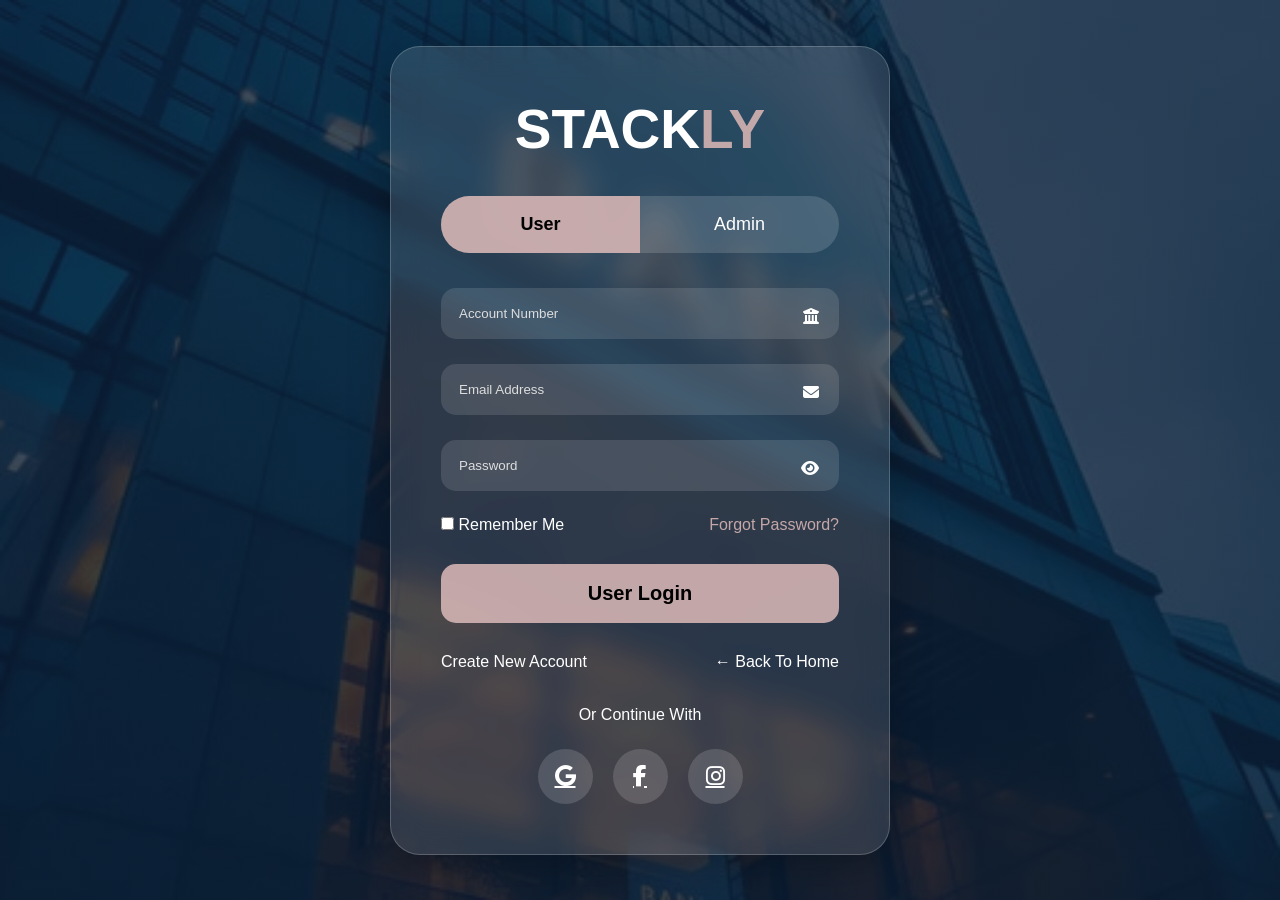
<file: login.html>
<!DOCTYPE html>
<html lang="en">
<head>
<meta charset="UTF-8">
<meta name="viewport" content="width=device-width, initial-scale=1.0">

<title>Login | TrustBank</title>

<link rel="stylesheet"
href="https://cdnjs.cloudflare.com/ajax/libs/font-awesome/6.5.2/css/all.min.css">

<style>

*{
    margin:0;
    padding:0;
    box-sizing:border-box;
    font-family:'Poppins',sans-serif;
}

body{
    min-height:100vh;

    background:
    linear-gradient(rgba(11,31,58,.80),
    rgba(11,31,58,.80)),
    url("Assest/bank1.webp");

    background-size:cover;
    background-position:center;

    display:flex;
    justify-content:center;
    align-items:center;
}

.login-box{
    width:500px;

    background:rgba(255,255,255,.12);
    backdrop-filter:blur(15px);

    padding:50px;
    border-radius:30px;

    border:1px solid rgba(255,255,255,.2);

    box-shadow:0 10px 40px rgba(0,0,0,.25);
}

.logo{
    text-align:center;
    margin-bottom:35px;
}

.logo h1{
    font-size:55px;
    color:white;
    font-weight:700;
}

.logo span{
    color:rgba(209,177,177,0.92);
}

/* Tabs */

.login-tabs{
    display:flex;
    background:rgba(255,255,255,.15);
    border-radius:50px;
    overflow:hidden;
    margin-bottom:35px;
}

.login-tabs button{
    flex:1;
    border:none;
    padding:18px;
    font-size:18px;
    cursor:pointer;
}

.active-tab{
    background:rgba(209,177,177,0.92);
    color:#000;
    font-weight:600;
}

.inactive-tab{
    background:transparent;
    color:white;
}

/* Inputs */

.input-box{
    position:relative;
    margin-bottom:25px;
}

.input-box input{
    width:100%;
    padding:18px;
    border:none;
    outline:none;

    border-radius:15px;

    background:rgba(255,255,255,.12);

    color:white;
}

.input-box input::placeholder{
    color:#ddd;
}

.input-box i{
    position:absolute;
    right:20px;
    top:20px;
    color:white;
}

/* Remember */

.options{
    display:flex;
    justify-content:space-between;
    color:white;
    margin-bottom:30px;
}

.options a{
    color:rgba(209,177,177,0.92);
    text-decoration:none;
}

/* Button */

.login-btn{
    width:100%;
    border:none;
    padding:18px;

    background:rgba(209,177,177,0.92);
    color:black;

    border-radius:15px;
    font-size:20px;
    font-weight:600;

    cursor:pointer;
}

.bottom-links{
    margin-top:30px;

    display:flex;
    justify-content:space-between;
}

.bottom-links a{
    color:white;
    text-decoration:none;
}

/* Social */

.social-title{
    text-align:center;
    color:white;
    margin-top:35px;
    margin-bottom:25px;
}

.social-icons{
    display:flex;
    justify-content:center;
    gap:20px;
}

.social-icons a{
    width:55px;
    height:55px;

    border-radius:50%;
    background:rgba(255,255,255,.15);

    display:flex;
    justify-content:center;
    align-items:center;

    color:white;
    font-size:22px;

    transition:.3s;
}

.social-icons a:hover{
    background:rgba(209,177,177,0.92);
    color:black;
}

</style>
</head>
<body>

<div class="login-box">

    <div class="logo">
        <h1>STACK<span>LY</span></h1>
    </div>

    <!-- Tabs -->
   <!-- Tabs -->
<div class="login-tabs">

    <button type="button" id="userBtn" class="active-tab">
        User
    </button>

    <button type="button" id="adminBtn" class="inactive-tab">
        Admin
    </button>

</div>

 <form>

    <!-- Account Number -->
    <div class="input-box">
        <input
            type="text"
             id="accountNumber"
            placeholder="Account Number"
            pattern="[0-9]{11}"
            maxlength="11"
            required>
        <i class="fa-solid fa-building-columns"></i>
    </div>

    <!-- Email -->
    <div class="input-box">
        <input
            type="email"
            placeholder="Email Address"
            required>
        <i class="fa-solid fa-envelope"></i>
    </div>

    <!-- Password -->
    <div class="input-box">

    <input
        type="password"
        id="password"
        placeholder="Password"
        minlength="8"
        required>

    <i class="fa-solid fa-eye" id="togglePassword"></i>

</div>

    <!-- Options -->
    <div class="options">

        <label>
            <input type="checkbox">
            Remember Me
        </label>

        <a href="404.html?type=logg">Forgot Password?</a>

    </div>

    <!-- Login Button -->
    <button type="submit" class="login-btn" id="loginText">
        User Login
    </button>

</form>

    <!-- Bottom -->
    <div class="bottom-links">

        <a href="signin.html">
            Create New Account
        </a>

        <a href="index.html">
            ← Back To Home
        </a>

    </div>

    <div class="social-title">
        Or Continue With
    </div>

    <div class="social-icons">

        <a href="404.html?type=logg">
            <i class="fa-brands fa-google"></i>
        </a>

        <a href="404.html?type=logf">
            <i class="fa-brands fa-facebook-f"></i>
        </a>

        <a href="404.html?type=logi">
            <i class="fa-brands fa-instagram"></i>
        </a>

    </div>

</div>
<script>

const userBtn = document.getElementById("userBtn");
const adminBtn = document.getElementById("adminBtn");
const loginText = document.getElementById("loginText");

let loginType = "user";

// User tab
userBtn.addEventListener("click", function(){

    userBtn.classList.add("active-tab");
    userBtn.classList.remove("inactive-tab");

    adminBtn.classList.remove("active-tab");
    adminBtn.classList.add("inactive-tab");

    loginText.innerHTML = "User Login";

    loginType = "user";
});

// Admin tab
adminBtn.addEventListener("click", function(){

    adminBtn.classList.add("active-tab");
    adminBtn.classList.remove("inactive-tab");

    userBtn.classList.remove("active-tab");
    userBtn.classList.add("inactive-tab");

    loginText.innerHTML = "Admin Login";

    loginType = "admin";
});


// Login button click
document.querySelector("form").addEventListener("submit", function(e){

    e.preventDefault();

    const accNo = document.getElementById("accountNumber").value;

    // Save account number
    localStorage.setItem("accountNumber", accNo);

    if(loginType === "user"){
        window.location.href = "user-dashboard.html";
    }
    else{
        window.location.href = "admin-dashboard.html";
    }

});

</script>
<script>

const password = document.getElementById("password");
const togglePassword = document.getElementById("togglePassword");

togglePassword.addEventListener("click", function () {

    if(password.type === "password"){

        password.type = "text";
        togglePassword.classList.remove("fa-eye");
        togglePassword.classList.add("fa-eye-slash");

    }
    else{

        password.type = "password";
        togglePassword.classList.remove("fa-eye-slash");
        togglePassword.classList.add("fa-eye");

    }

});

</script>


</body>
</html>
</file>
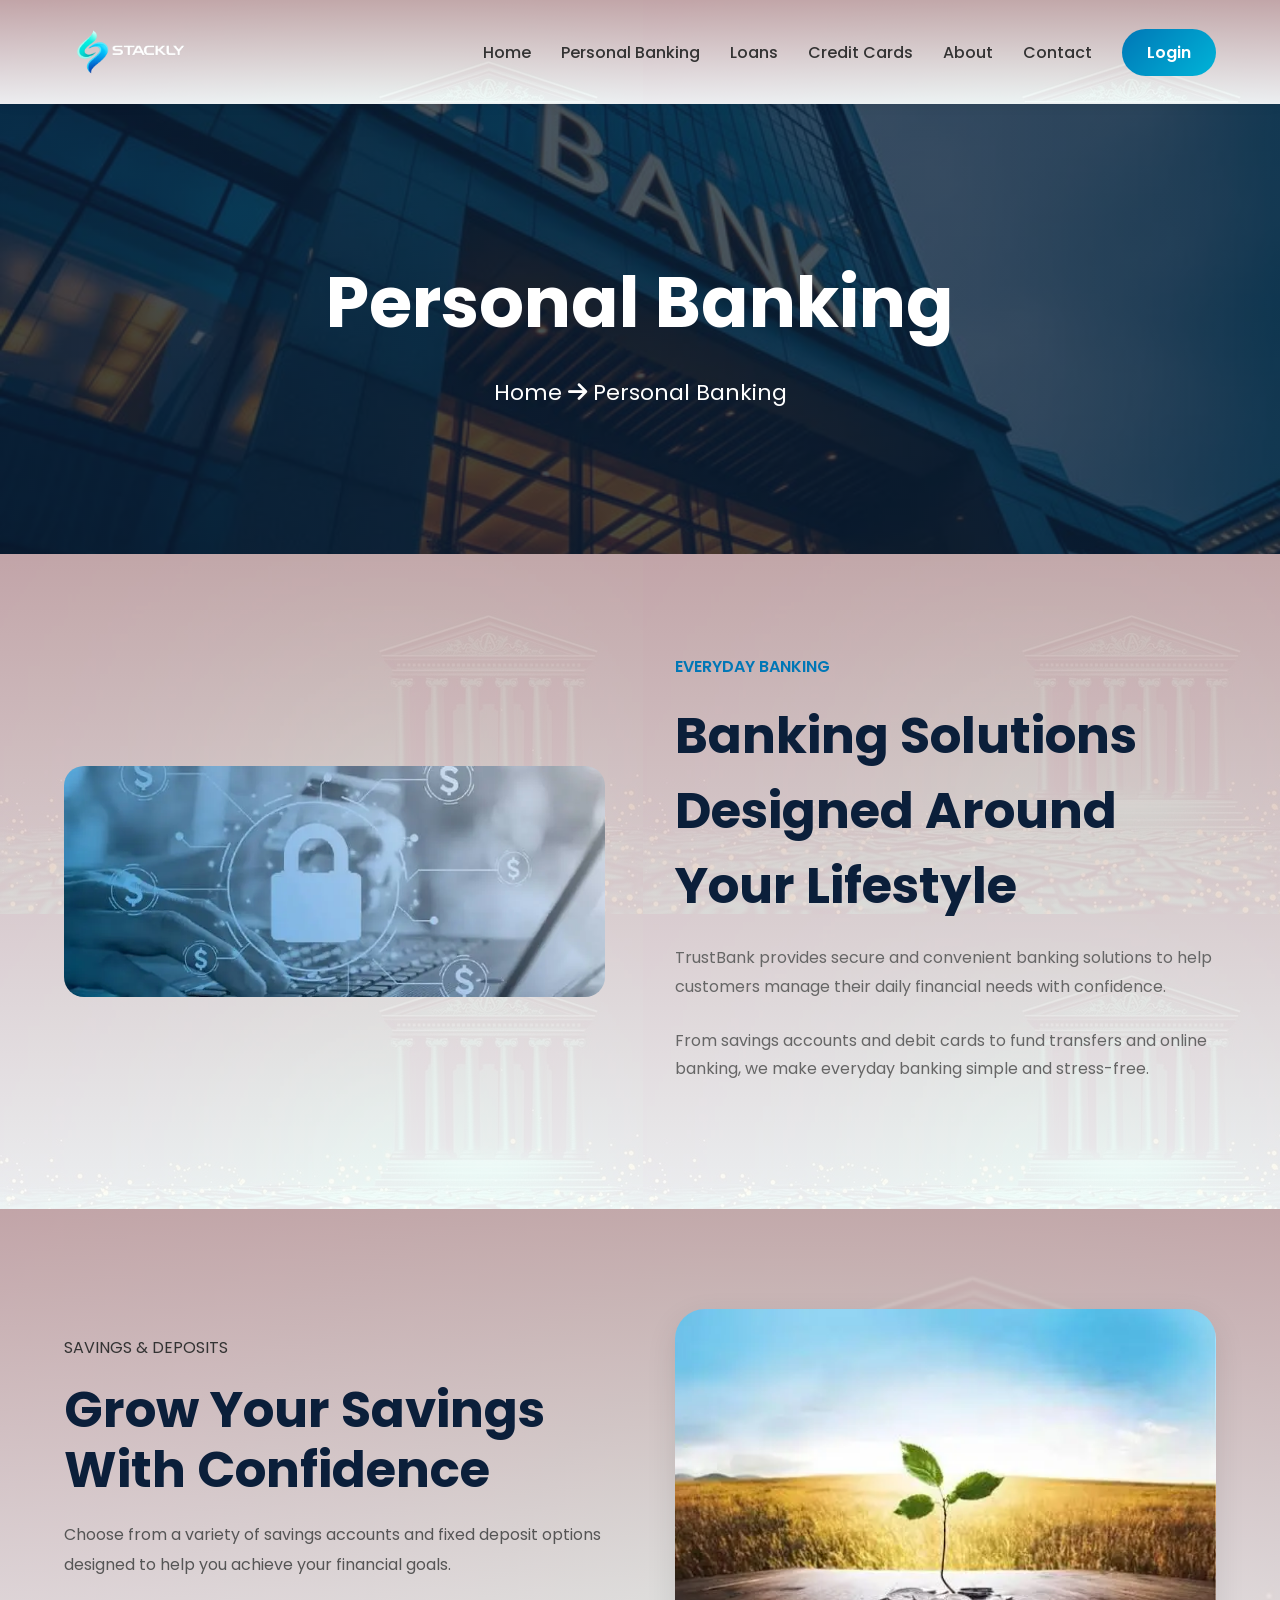
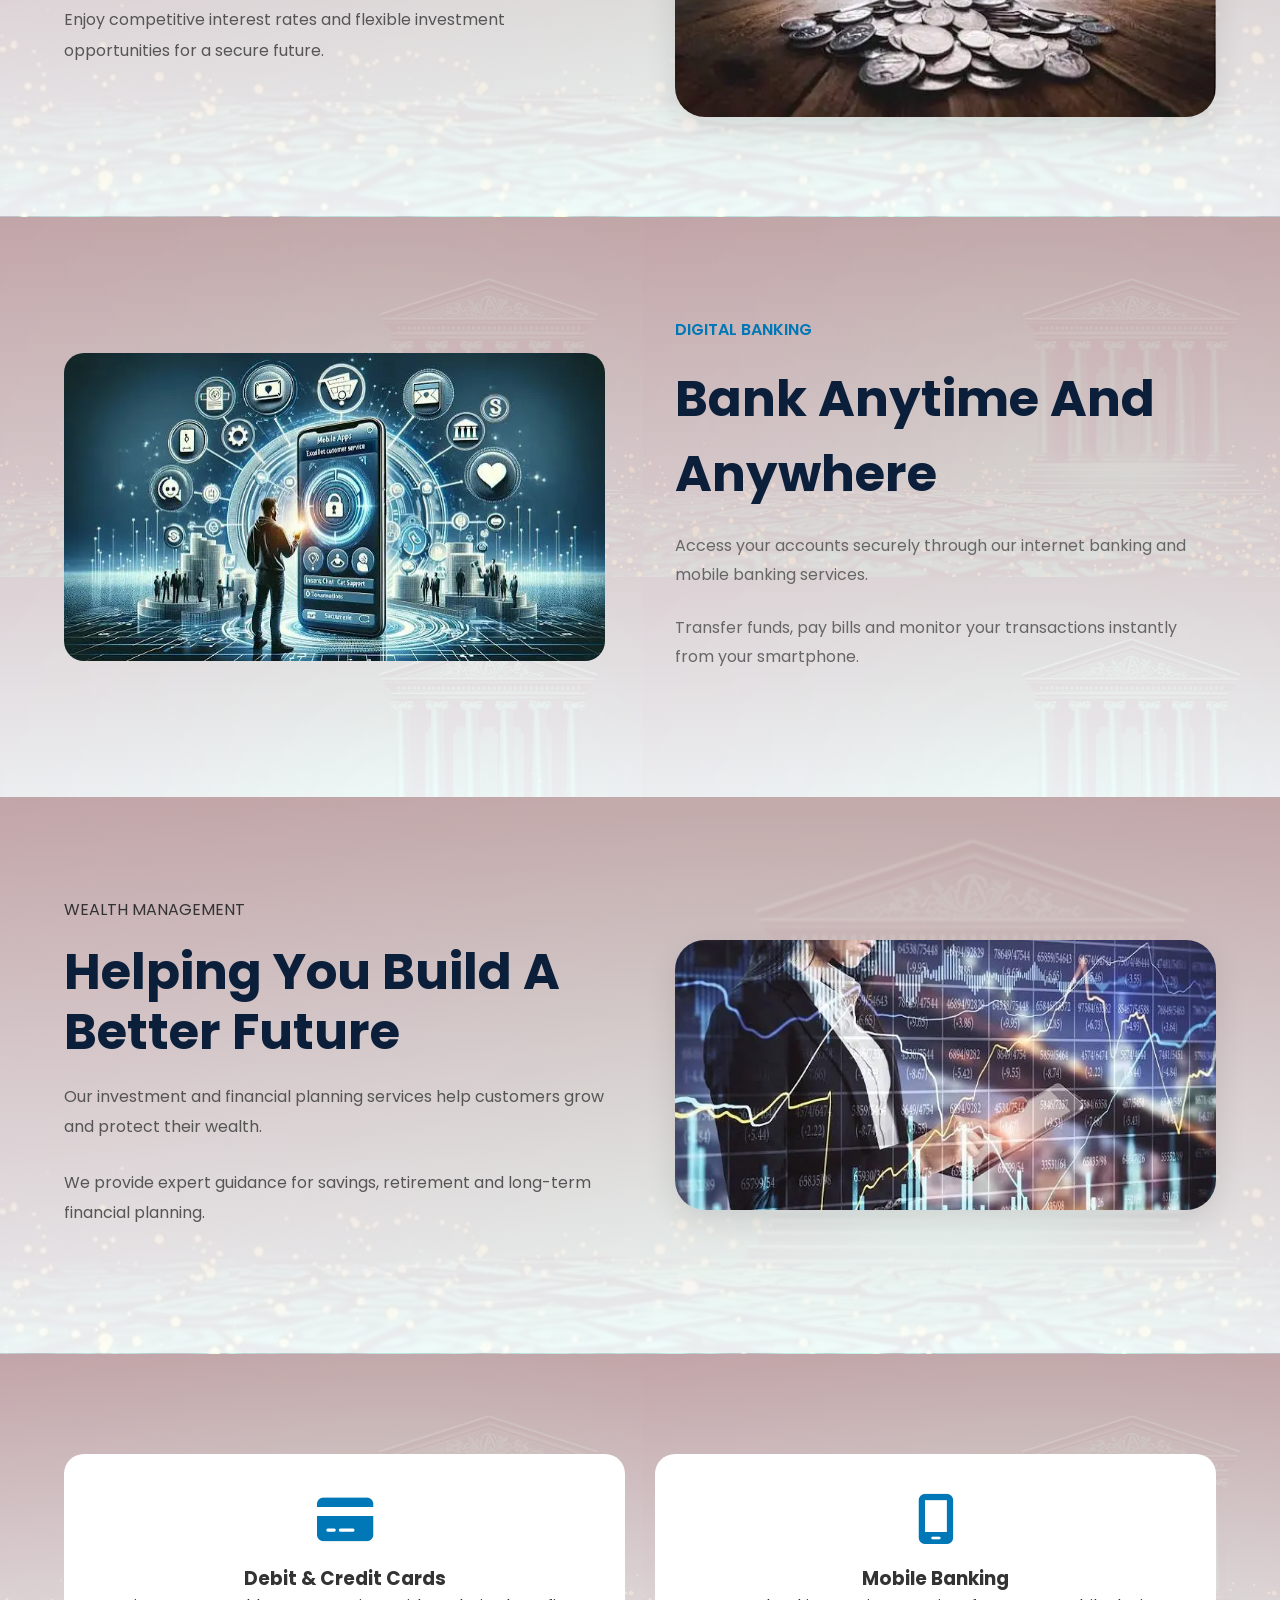
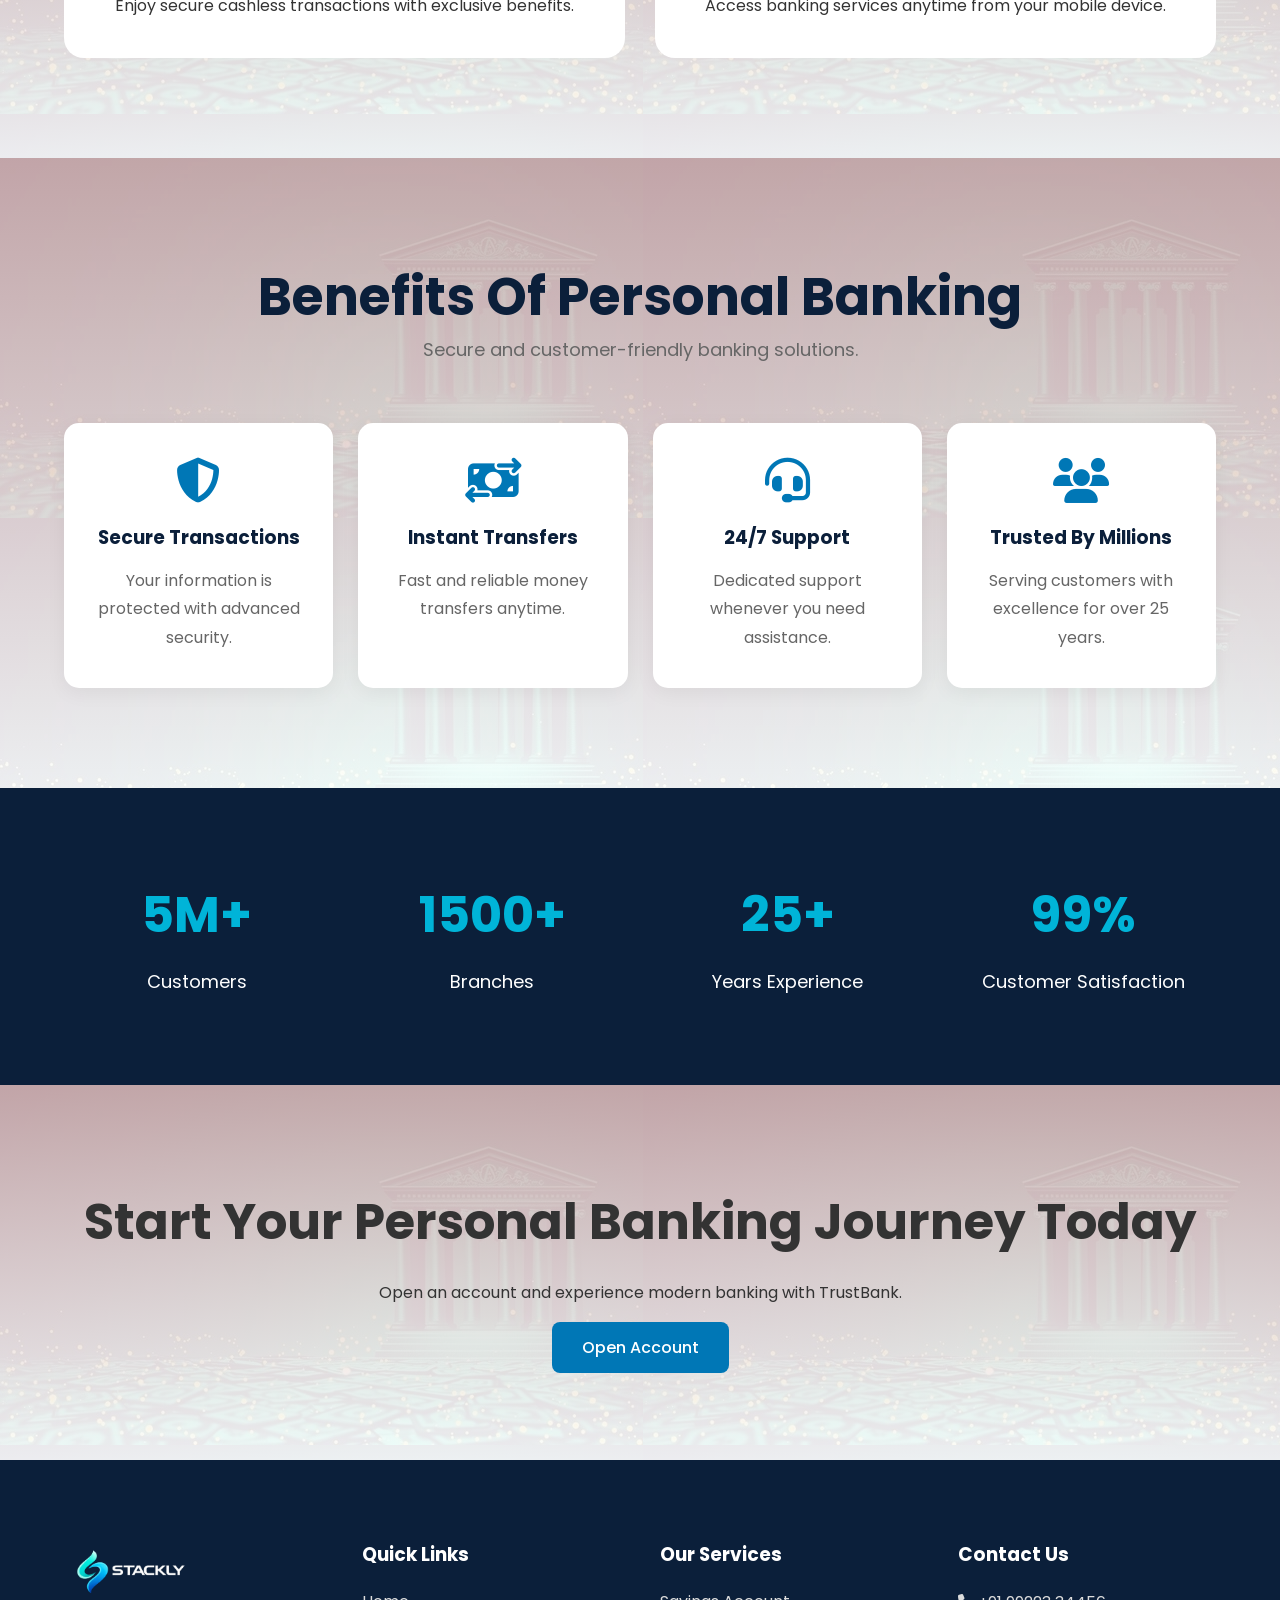
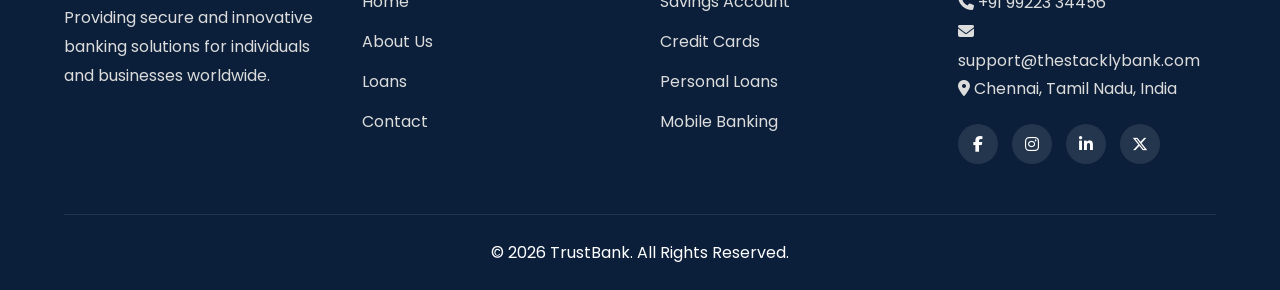
<file: personal.html>
<!DOCTYPE html>
<html lang="en">
<head>
    <meta charset="UTF-8">
    <meta name="viewport" content="width=device-width, initial-scale=1.0">
    <title>Personal Banking | TrustBank</title>

    <link rel="stylesheet" href="style.css">

    <link rel="stylesheet"
    href="https://cdnjs.cloudflare.com/ajax/libs/font-awesome/6.5.2/css/all.min.css">
</head>
<body>

    <!-- Navbar Start -->
<header>

<div class="container navbar">

    <div class="logo">
    <a href="personal.html">     <img src="Assest/stacklylogo (1).webp"></a>
    </div>

    <div class="menu-toggle">
        <i class="fa-solid fa-bars"></i>
    </div>

    <nav>
        <ul>
            <li><a href="index.html">Home</a></li>
            <li><a href="personal.html">Personal Banking</a></li>
            <li><a href="loans.html">Loans</a></li>
            <li><a href="creditcards.html">Credit Cards</a></li>
            <li><a href="about.html">About</a></li>
            <li><a href="contact.html">Contact</a></li>
        </ul>
    </nav>

    <div class="nav-btn">
        <a href="login.html" class="login-btn">Login</a>
    </div>

</div>

</header>
<!-- Navbar End -->

<!-- HERO SECTION -->
<section class="about-hero">

    <div class="container about-hero-content">

        <h1>Personal Banking</h1>

        <p>
            Home
            <i class="fa-solid fa-arrow-right"></i>
            Personal Banking
        </p>

    </div>

</section>


<!-- EVERYDAY BANKING -->
<section class="about-bank">

    <div class="container about-bank-container">

        <div class="about-image">
            <img src="Assest/bank9.webp" alt="">
        </div>

        <div class="about-content">

            <span>EVERYDAY BANKING</span>

            <h2>
                Banking Solutions Designed Around Your Lifestyle
            </h2>

            <p>
                TrustBank provides secure and convenient banking
                solutions to help customers manage their daily
                financial needs with confidence.
            </p>

            <p>
                From savings accounts and debit cards to fund
                transfers and online banking, we make everyday
                banking simple and stress-free.
            </p>

        </div>

    </div>

</section>


<!-- SAVINGS & DEPOSITS -->
<section class="about-services">

    <div class="container about-services-container">

        <div class="about-services-content">

            <span class="about-subtitle">
                SAVINGS & DEPOSITS
            </span>

            <h2>
                Grow Your Savings With Confidence
            </h2>

            <p>
                Choose from a variety of savings accounts and
                fixed deposit options designed to help you
                achieve your financial goals.
            </p>

            <p>
                Enjoy competitive interest rates and flexible
                investment opportunities for a secure future.
            </p>

        </div>

        <div class="about-services-image">
            <img src="Assest/bank10.webp" alt="">
        </div>

    </div>

</section>


<!-- DIGITAL BANKING -->
<section class="about-bank">

    <div class="container about-bank-container">

        <div class="about-image">
            <img src="Assest/bank11.webp" alt="">
        </div>

        <div class="about-content">

            <span>DIGITAL BANKING</span>

            <h2>
                Bank Anytime And Anywhere
            </h2>

            <p>
                Access your accounts securely through our
                internet banking and mobile banking services.
            </p>

            <p>
                Transfer funds, pay bills and monitor your
                transactions instantly from your smartphone.
            </p>

        </div>

    </div>

</section>


<!-- WEALTH MANAGEMENT -->
<section class="about-services">

    <div class="container about-services-container">

        <div class="about-services-content">

            <span class="about-subtitle">
                WEALTH MANAGEMENT
            </span>

            <h2>
                Helping You Build A Better Future
            </h2>

            <p>
                Our investment and financial planning services
                help customers grow and protect their wealth.
            </p>

            <p>
                We provide expert guidance for savings,
                retirement and long-term financial planning.
            </p>

        </div>

        <div class="about-services-image">
            <img src="Assest/bank12.webp" alt="">
        </div>

    </div>

</section>


<!-- PERSONAL BANKING FEATURES -->
<section class="mission-section">

    <div class="container mission-grid">

        <div class="mission-card">

            <i class="fa-solid fa-credit-card"></i>

            <h3>Debit & Credit Cards</h3>

            <p>
                Enjoy secure cashless transactions with exclusive benefits.
            </p>

        </div>


        <div class="mission-card">

            <i class="fa-solid fa-mobile-screen"></i>

            <h3>Mobile Banking</h3>

            <p>
                Access banking services anytime from your mobile device.
            </p>

        </div>

    </div>

</section>


<!-- WHY CHOOSE -->
<section class="why-us">

    <div class="container">

        <div class="section-title">

            <h2>Benefits Of Personal Banking</h2>

            <p>
                Secure and customer-friendly banking solutions.
            </p>

        </div>

        <div class="why-grid">

            <div class="why-card">
                <i class="fa-solid fa-shield-halved"></i>
                <h3>Secure Transactions</h3>
                <p>Your information is protected with advanced security.</p>
            </div>

            <div class="why-card">
                <i class="fa-solid fa-money-bill-transfer"></i>
                <h3>Instant Transfers</h3>
                <p>Fast and reliable money transfers anytime.</p>
            </div>

            <div class="why-card">
                <i class="fa-solid fa-headset"></i>
                <h3>24/7 Support</h3>
                <p>Dedicated support whenever you need assistance.</p>
            </div>

            <div class="why-card">
                <i class="fa-solid fa-users"></i>
                <h3>Trusted By Millions</h3>
                <p>Serving customers with excellence for over 25 years.</p>
            </div>

        </div>

    </div>

</section>


<!-- STATISTICS -->
<section class="stats-section">

    <div class="container">

        <div class="stats-grid">

            <div class="stat-card">
                <h2>5M+</h2>
                <p>Customers</p>
            </div>

            <div class="stat-card">
                <h2>1500+</h2>
                <p>Branches</p>
            </div>

            <div class="stat-card">
                <h2>25+</h2>
                <p>Years Experience</p>
            </div>

            <div class="stat-card">
                <h2>99%</h2>
                <p>Customer Satisfaction</p>
            </div>

        </div>

    </div>

</section>


<!-- CALL TO ACTION -->
<section class="about-cta">

    <div class="container">

        <h2>Start Your Personal Banking Journey Today</h2>

        <p>
            Open an account and experience modern banking with TrustBank.
        </p>

        <a href="contact.html" class="btn-primary">
            Open Account
        </a>

    </div>

</section>

<!-- Footer Start -->
<footer class="footer">
    <div class="container">

        <div class="footer-grid">

            <!-- Company Info -->
            <div class="footer-column">
                <div class="logo">
          <a href="personal.html">   <img src="Assest/stacklylogo (1).webp"></a>
        </div>
                <p>
                    Providing secure and innovative banking solutions for individuals and businesses worldwide.
                </p>
            </div>

            <!-- Quick Links -->
            <div class="footer-column">
                <h3>Quick Links</h3>

                <ul>
                    <li><a href="index.html">Home</a></li>
                    <li><a href="about.html">About Us</a></li>
                    <li><a href="loans.html">Loans</a></li>
                    <li><a href="contact.html">Contact</a></li>
                </ul>
            </div>

            <!-- Services -->
            <div class="footer-column">
                <h3>Our Services</h3>

                <ul>
                    <li><a href="contact.html">Savings Account</a></li>
                    <li><a href="creditcards.html">Credit Cards</a></li>
                    <li><a href="personal.html">Personal Loans</a></li>
                    <li><a href="contact.html">Mobile Banking</a></li>
                </ul>
            </div>

            <!-- Contact -->
            <div class="footer-column">
                <h3>Contact Us</h3>

                <p><i class="fa-solid fa-phone"></i> +91 99223 34456</p>
                <p><i class="fa-solid fa-envelope"></i> support@thestacklybank.com</p>
                <p><i class="fa-solid fa-location-dot"></i> Chennai, Tamil Nadu, India</p>

                <div class="social-icons">
                    <a href="404.html?type=pfb"><i class="fa-brands fa-facebook-f"></i></a>
                    <a href="404.html?type=pi"><i class="fa-brands fa-instagram"></i></a>
                    <a href="404.html?type=pl"><i class="fa-brands fa-linkedin-in"></i></a>
                    <a href="404.html?type=pt"><i class="fa-brands fa-x-twitter"></i></a>
                </div>

            </div>

        </div>

        <div class="footer-bottom">
            <p>
                © 2026 TrustBank. All Rights Reserved.
            </p>
        </div>

    </div>
</footer>
<!-- Footer End -->

<script>

const menuToggle = document.querySelector(".menu-toggle");
const nav = document.querySelector("nav");
const icon = document.querySelector(".menu-toggle i");

    menuToggle.addEventListener("click", () => {

    nav.classList.toggle("show-menu");

    if(nav.classList.contains("show-menu")){

        document.body.style.overflow = "hidden";

        icon.classList.remove("fa-bars");
        icon.classList.add("fa-xmark");

        menuToggle.style.position = "fixed";
        menuToggle.style.top = "20px";
        menuToggle.style.right = "20px";

        icon.style.color = "#fff";

    }else{

        document.body.style.overflow = "auto";

        icon.classList.remove("fa-xmark");
        icon.classList.add("fa-bars");

        menuToggle.style.position = "relative";
        menuToggle.style.top = "";
        menuToggle.style.right = "";

        icon.style.color = "#0B1F3A";
    }
});

</script>

</body>
</html>
</file>
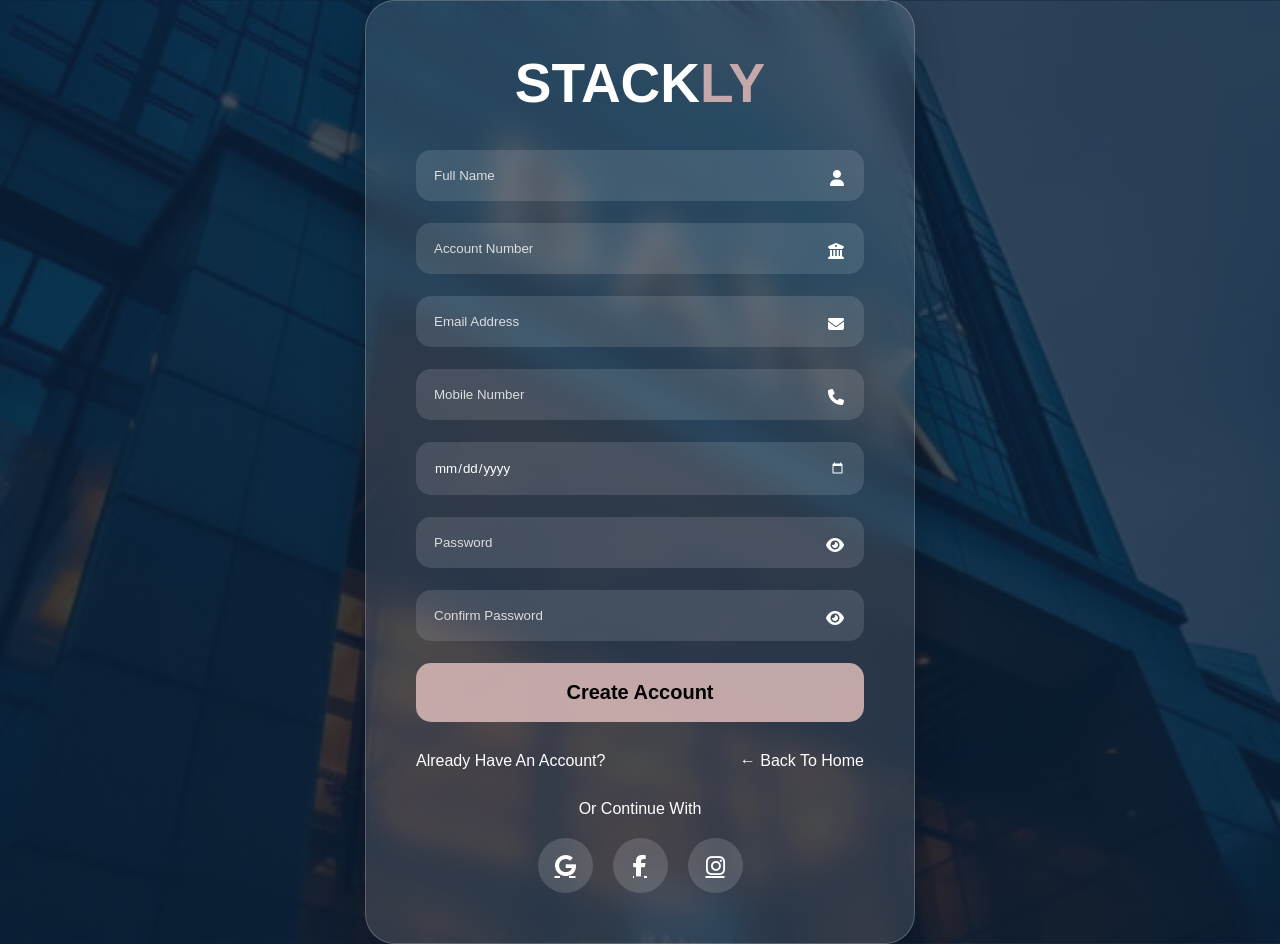
<file: signin.html>
<!DOCTYPE html>
<html lang="en">
<head>
<meta charset="UTF-8">
<meta name="viewport" content="width=device-width, initial-scale=1.0">

<title>Sign Up | TrustBank</title>

<link rel="stylesheet"
href="https://cdnjs.cloudflare.com/ajax/libs/font-awesome/6.5.2/css/all.min.css">

<style>

*{
    margin:0;
    padding:0;
    box-sizing:border-box;
    font-family:'Poppins',sans-serif;
}

body{
    min-height:100vh;

    background:
    linear-gradient(rgba(11,31,58,.80),
    rgba(11,31,58,.80)),
    url("Assest/bank1.webp");

    background-size:cover;
    background-position:center;

    display:flex;
    justify-content:center;
    align-items:center;
}

.signup-box{
    width:550px;

    background:rgba(255,255,255,.12);
    backdrop-filter:blur(15px);

    padding:50px;
    border-radius:30px;

    border:1px solid rgba(255,255,255,.2);

    box-shadow:0 10px 40px rgba(0,0,0,.25);
}

.logo{
    text-align:center;
    margin-bottom:35px;
}

.logo h1{
    font-size:55px;
    color:white;
}

.logo span{
    color:rgba(209,177,177,0.92);
}

.input-box{
    position:relative;
    margin-bottom:22px;
}

.input-box input{
    width:100%;
    padding:18px;
    border:none;
    outline:none;
    border-radius:15px;

    background:rgba(255,255,255,.12);
    color:white;
}

.input-box input::placeholder{
    color:#ddd;
}

.input-box i{
    position:absolute;
    right:20px;
    top:20px;
    color:white;
    cursor:pointer;
}

.signup-btn{
    width:100%;
    border:none;
    padding:18px;

    background:rgba(209,177,177,0.92);
    color:black;

    border-radius:15px;
    font-size:20px;
    font-weight:600;

    cursor:pointer;
}

.signup-btn:hover{
    opacity:.9;
}

.bottom-links{
    margin-top:30px;

    display:flex;
    justify-content:space-between;
}

.bottom-links a{
    color:white;
    text-decoration:none;
}

.social-title{
    text-align:center;
    color:white;
    margin-top:30px;
    margin-bottom:20px;
}

input[type="date"]{ color:white; } input[type="date"]::-webkit-calendar-picker-indicator{ filter: invert(1); cursor: pointer; }

.social-icons{
    display:flex;
    justify-content:center;
    gap:20px;
}

.social-icons a{
    width:55px;
    height:55px;

    border-radius:50%;
    background:rgba(255,255,255,.15);

    display:flex;
    justify-content:center;
    align-items:center;

    color:white;
    font-size:22px;

    transition:.3s;
}

.social-icons a:hover{
    background:rgba(209,177,177,0.92);
    color:black;
}

</style>
</head>
<body>

<div class="signup-box">

    <div class="logo">
        <h1>STACK<span>LY</span></h1>
    </div>

    <form id="signupForm">

        <!-- Full Name -->
        <div class="input-box">
            <input type="text"
            placeholder="Full Name"
            required>

            <i class="fa-solid fa-user"></i>
        </div>

        <!-- Account Number -->
        <div class="input-box">
            <input type="text"
            placeholder="Account Number"
            maxlength="11"
            pattern="[0-9]{11}"
            required>

            <i class="fa-solid fa-building-columns"></i>
        </div>

        <!-- Email -->
        <div class="input-box">
            <input type="email"
            placeholder="Email Address"
            required>

            <i class="fa-solid fa-envelope"></i>
        </div>

        <!-- Mobile -->
        <div class="input-box">
            <input type="text"
            placeholder="Mobile Number"
            maxlength="10"
            pattern="[0-9]{10}"
            required>

            <i class="fa-solid fa-phone"></i>
        </div>

<!-- Date of Birth -->
<div class="input-box">
    <input type="date" required>
</div>

<!-- Password -->
<div class="input-box">

    <input
    type="password"
    id="password"
    placeholder="Password"
    minlength="8"
    required>

    <i class="fa-solid fa-eye"
    id="togglePassword"></i>

</div>

<!-- Confirm Password -->
<div class="input-box">

    <input
    type="password"
    id="confirmPassword"
    placeholder="Confirm Password"
    minlength="8"
    required>

    <i class="fa-solid fa-eye"
    id="toggleConfirmPassword"></i>

</div>



        <button type="submit" class="signup-btn">
            Create Account
        </button>

    </form>

    <div class="bottom-links">

        <a href="login.html">
            Already Have An Account?
        </a>

        <a href="index.html">
            ← Back To Home
        </a>

    </div>

    <div class="social-title">
        Or Continue With
    </div>

    <div class="social-icons">

        <a href="404.html?type=signg">
            <i class="fa-brands fa-google"></i>
        </a>

        <a href="404.html?type=signf">
            <i class="fa-brands fa-facebook-f"></i>
        </a>

        <a href="404.html?type=signi">
            <i class="fa-brands fa-instagram"></i>
        </a>

    </div>

</div>

<script>

// Password
const password = document.getElementById("password");
const togglePassword = document.getElementById("togglePassword");

togglePassword.addEventListener("click", function(){

    if(password.type === "password"){
        password.type = "text";
        this.classList.replace("fa-eye","fa-eye-slash");
    }
    else{
        password.type = "password";
        this.classList.replace("fa-eye-slash","fa-eye");
    }

});


// Confirm Password
const confirmPassword = document.getElementById("confirmPassword");
const toggleConfirmPassword = document.getElementById("toggleConfirmPassword");

toggleConfirmPassword.addEventListener("click", function(){

    if(confirmPassword.type === "password"){
        confirmPassword.type = "text";
        this.classList.replace("fa-eye","fa-eye-slash");
    }
    else{
        confirmPassword.type = "password";
        this.classList.replace("fa-eye-slash","fa-eye");
    }

});

// Form submit
const signupForm = document.getElementById("signupForm");

signupForm.addEventListener("submit", function(e){

    e.preventDefault();

    // Check password match
    if(password.value !== confirmPassword.value){
        alert("Password and Confirm Password do not match!");
        return;
    }

    // // Success message
    // alert("Account created successfully!");

    // Redirect to login page
    window.location.href = "login.html";

});

</script>





</body>
</html>
</file>
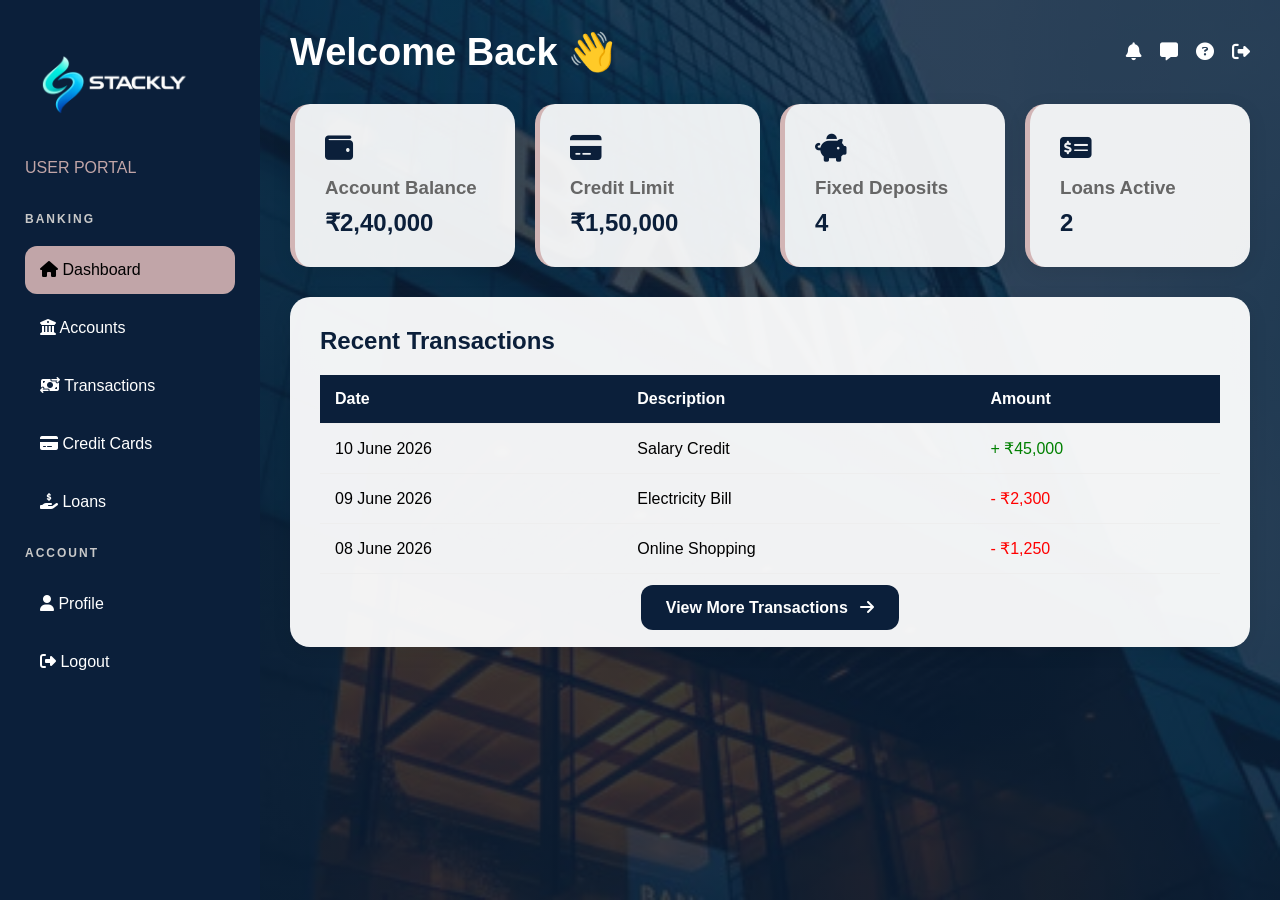
<file: user-dashboard.html>
<!DOCTYPE html>
<html lang="en">
<head>
<meta charset="UTF-8">
<meta name="viewport" content="width=device-width, initial-scale=1.0">

<title>TrustBank User Dashboard</title>

<link rel="stylesheet" href="user.css">

<link rel="stylesheet"
href="https://cdnjs.cloudflare.com/ajax/libs/font-awesome/6.5.2/css/all.min.css">

</head>
<body>

<div class="overlay" onclick="toggleSidebar()"></div>

<!-- SIDEBAR -->
<div class="sidebar">

<div class="close-btn" onclick="toggleSidebar()">✕</div>

<div class="logo-section">

<img src="Assest/stacklylogo (1).webp" width="180">

<p class="portal-text">USER PORTAL</p>

</div>

<h4 class="menu-title">BANKING</h4>

<ul>

<li class="menu-item active"
onclick="showSection('dashboard',this)">
<i class="fa-solid fa-house"></i>
Dashboard
</li>

<li class="menu-item"
onclick="showSection('accounts',this)">
<i class="fa-solid fa-building-columns"></i>
Accounts
</li>

<li class="menu-item"
onclick="showSection('transactions',this)">
<i class="fa-solid fa-money-bill-transfer"></i>
Transactions
</li>

<li class="menu-item"
onclick="showSection('cards',this)">
<i class="fa-solid fa-credit-card"></i>
Credit Cards
</li>

<li class="menu-item"
onclick="showSection('loans',this)">
<i class="fa-solid fa-hand-holding-dollar"></i>
Loans
</li>

</ul>

<h4 class="menu-title">ACCOUNT</h4>

<ul>

<li class="menu-item"
onclick="showSection('profile',this)">
<i class="fa-solid fa-user"></i>
Profile
</li>

<li class="menu-item"
onclick="window.location.href='login.html'">
<i class="fa-solid fa-right-from-bracket"></i>
Logout
</li>

</ul>

</div>

<!-- MAIN CONTENT -->
<div class="main-content">

<div class="topbar">

<button class="menu-btn" onclick="toggleSidebar()">
☰
</button>

<h1>Welcome Back 👋</h1>

<div class="top-right">

<div id="userEmailDisplay"></div>

<div class="top-icons">

<div class="icon-box"><a href="404.html?type=user">
<i class="fas fa-bell"></i>
<span class="tooltip">Notifications</span></a>
</div>

<div class="icon-box"><a href="404.html?type=user">
<i class="fas fa-comment-alt"></i>
<span class="tooltip">Messages</span></a>
</div>

<div class="icon-box"><a href="404.html?type=user">
<i class="fas fa-question-circle"></i>
<span class="tooltip">Help</span></a>
</div>

<a href="login.html" class="icon-box">
<i class="fas fa-sign-out-alt"></i>
<span class="tooltip">Logout</span>
</a>

</div>

</div>

</div>

<!-- DASHBOARD -->
<div id="dashboard" class="content-section">

<div class="cards">

<div class="card">
<i class="fa-solid fa-wallet"></i>
<h3>Account Balance</h3>
<h2>₹2,40,000</h2>
</div>

<div class="card">
<i class="fa-solid fa-credit-card"></i>
<h3>Credit Limit</h3>
<h2>₹1,50,000</h2>
</div>

<div class="card">
<i class="fa-solid fa-piggy-bank"></i>
<h3>Fixed Deposits</h3>
<h2>4</h2>
</div>

<div class="card">
<i class="fa-solid fa-money-check-dollar"></i>
<h3>Loans Active</h3>
<h2>2</h2>
</div>

</div>

<div class="shipment-table">

<h2>Recent Transactions</h2>

<table>

<tr>
<th>Date</th>
<th>Description</th>
<th>Amount</th>
</tr>

<tr>
<td>10 June 2026</td>
<td>Salary Credit</td>
<td style="color:green;">+ ₹45,000</td>
</tr>

<tr>
<td>09 June 2026</td>
<td>Electricity Bill</td>
<td style="color:red;">- ₹2,300</td>
</tr>

<tr>
<td>08 June 2026</td>
<td>Online Shopping</td>
<td style="color:red;">- ₹1,250</td>
</tr>

</table>

<div class="view-more">

<a href="404.html?type=user">
    View More Transactions
    <i class="fa-solid fa-arrow-right"></i>
</a>

</div>

</div>

</div>

<!-- ACCOUNTS -->
<div id="accounts" class="content-section" style="display:none;">


<div class="shipment-table">

<table>

<tr>
<th>Field</th>
<th>Details</th>
</tr>

<tr>
<td>Account Number</td>
<td id="accNo"></td>
</tr>

<tr>
<td>Account Type</td>
<td>Savings Account</td>
</tr>

<tr>
<td>Branch</td>
<td>Chennai Main Branch</td>
</tr>

<tr>
<td>IFSC Code</td>
<td>TRBK0001458</td>
</tr>

</table>

</div>

</div>

<!-- TRANSACTIONS -->
<div id="transactions" class="content-section" style="display:none;">


<div class="shipment-table">

<input type="text" placeholder="Beneficiary Name"><br><br>

<input type="text" placeholder="IFSC Code"><br><br>

<input type="text" placeholder="Beneficiary Account Number"><br><br>

<input type="number" placeholder="Amount"><br><br>

<a href="404.html?type=user"><button>Transfer Now</button></a>

</div>

</div>

<!-- CREDIT CARDS -->
<div id="cards" class="content-section" style="display:none;">

<div class="cards">

<div class="card">
<i class="fa-solid fa-credit-card"></i>
<h3>Visa Platinum</h3>
<h2>₹1.5L</h2>
</div>

<div class="card">
<i class="fa-solid fa-calendar-days"></i>
<h3>Expiry</h3>
<h2>09/30</h2>
</div>

</div>

</div>

<!-- LOANS -->
<div id="loans" class="content-section" style="display:none;">

<div class="cards">

<div class="card">
<i class="fa-solid fa-house"></i>
<h3>Home Loan</h3>
<h2>₹25L</h2>
</div>

<div class="card">
<i class="fa-solid fa-car"></i>
<h3>Vehicle Loan</h3>
<h2>₹8L</h2>
</div>

</div>

</div>

<!-- PROFILE -->
<div id="profile" class="content-section" style="display:none;">

<div class="cards">

    <div class="card">
        <i class="fa-solid fa-user"></i>
        <h3>Name</h3>
        <h2>Selva Kumar</h2>
    </div>

    <div class="card">
        <i class="fa-solid fa-envelope"></i>
        <h3>Email</h3>
        <h2 id="profileEmail"></h2>
    </div>

    <div class="card">
        <i class="fa-solid fa-building-columns"></i>
        <h3>Account Number</h3>
        <h2 id="profileAccNo"></h2>
    </div>

    <div class="card">
        <i class="fa-solid fa-code"></i>
        <h3>IFSC Code</h3>
        <h2>TRBK0001458</h2>
    </div>

    <div class="card">
        <i class="fa-solid fa-calendar-days"></i>
        <h3>Date of Birth</h3>
        <h2>10-06-2004</h2>
    </div>

</div>

</div>

</div>

<script>

document.getElementById("userEmailDisplay").innerText =
localStorage.getItem("loggedInEmail");

document.getElementById("profileEmail").innerText =
localStorage.getItem("loggedInEmail");

document.getElementById("accNo").innerText =
localStorage.getItem("accountNumber");

function toggleSidebar(){

document.querySelector(".sidebar").classList.toggle("show");
document.querySelector(".overlay").classList.toggle("active");

}

function showSection(sectionId, element){

    // Hide all sections
    document.querySelectorAll(".content-section")
    .forEach(section => {
        section.style.display = "none";
    });

    // Show selected section
    document.getElementById(sectionId).style.display = "block";

    // Active menu color
    document.querySelectorAll(".menu-item")
    .forEach(item => {
        item.classList.remove("active");
    });

    element.classList.add("active");

    // Close sidebar on mobile
    if(window.innerWidth <= 768){
        document.querySelector(".sidebar").classList.remove("show");
        document.querySelector(".overlay").classList.remove("active");
    }

}

document.getElementById("profileAccNo").innerText =
localStorage.getItem("accountNumber");

</script>

</body>
</html>
</file>
<file: style.css>
@import url('https://fonts.googleapis.com/css2?family=Poppins:wght@300;400;500;600;700&display=swap');

*{
    margin: 0;
    padding: 0;
    box-sizing: border-box;
}

body{
    font-family: 'Poppins', sans-serif;
    background: #F8FAFC;
    color: #333;
}

a{
    text-decoration: none;
}

ul{
    list-style: none;
}

img{
    max-width: 100%;
    display: block;
}

.container{
    width: 90%;
    max-width: 1200px;
    margin: auto;
}

.logo img{

  width:135px;

  height:64px;

  object-fit:cover;

  transition:0.4s;
}

/* HOVER */
.logo img:hover{

  transform:scale(1.05);
}

/* ===== Top Header ===== */

/* ===== Announcement Bar ===== */

.announcement-bar{
    background:#0B1F3A;
    color:white;
    height:55px;

    display:flex;
    align-items:center;
}

.announcement-left{
    padding:0 20px;
    font-weight:600;
    color:#00B4D8;
}

.announcement-left i{
    margin-right:8px;
}

.announcement-bar marquee{
    flex:1;
}

.internet-btn{
    background:#0077B6;
    color:white;
    padding:10px 20px;
    margin-right:15px;
    border-radius:8px;
    transition:.3s;
}

.internet-btn:hover{
    background:#00B4D8;
}

/* ===== Navbar ===== */

header{
    background:
    linear-gradient(rgba(209,177,177,0.92),
    rgba(255,255,255,0.92)),
    url("Assest/bank8.webp");

    box-shadow:0 2px 10px rgba(0,0,0,0.08);

    position:sticky;
    top:0;
    z-index:9999;
}
.navbar{
    display:flex;
    align-items:center;
    justify-content:space-between;
    padding:20px 0;
}
.logo h2{
    color: #0B1F3A;
    font-size: 30px;
    font-weight: 700;
}
nav{
    margin-left:auto;
}

nav ul{
    display:flex;
    gap:30px;
}

nav ul li a{
    color: #333;
    font-weight: 500;
    transition: 0.3s;
}

nav ul li a:hover{
    color: #0077B6;
}

.nav-btn{
    margin-left:30px;
}

.login-btn{
    background: linear-gradient(135deg,#0077B6,#00B4D8);
    color: #fff;
    padding: 12px 25px;
    border-radius: 30px;
    font-weight: 600;
    transition: .4s;
}

.login-btn i{
    margin-right: 8px;
}

.login-btn:hover{
    transform: translateY(-3px);
    box-shadow: 0 10px 25px rgba(0,119,182,.3);
}

/* ===== Hero Section ===== */

/* ===== Hero Section ===== */

.hero{
    min-height: 90vh;
    background:
    linear-gradient(rgba(11,31,58,0.75), rgba(11,31,58,0.75)),
    url("Assest/bank1.webp");

    background-size: cover;
    background-position: center;
    background-attachment: fixed;

    display: flex;
    align-items: center;
}

.hero-container{
    display: flex;
    align-items: center;
}

.hero-content{
    max-width: 650px;
    animation: fadeUp 1.2s ease;
}

.hero-content h1{
    font-size: 65px;
    color: #fff;
    line-height: 1.2;
    margin-bottom: 25px;
}

.hero-content p{
    color: rgba(255,255,255,0.9);
    font-size: 18px;
    line-height: 1.8;
    margin-bottom: 35px;
}

.hero-buttons{
    display: flex;
    gap: 20px;
}

.btn-primary{
    background: #0077B6;
    color: #fff;
    padding: 14px 30px;
    border-radius: 8px;
    font-weight: 500;
    transition: .4s;
}

.btn-primary:hover{
    transform: translateY(-5px);
}

.btn-secondary{
    border: 2px solid #0077B6;
    color: #0077B6;
    padding: 14px 30px;
    border-radius: 8px;
    font-weight: 500;
}

.btn-secondary:hover{
    background: #0077B6;
    color: #fff;
}

.hero-image{
    flex: 1;
}

/* ===== Section Title ===== */

.section-title{
    text-align: center;
    margin-bottom: 60px;
}

.section-title h2{
    font-size: 52px;
    font-weight: 700;
    color: #0B1F3A;
}

.section-title p{
    font-size: 18px;
    color: #666;
}

/* .section-title h2{
    font-size: 40px;
    color: #0B1F3A;
    margin-bottom: 15px;
}

.section-title p{
    color: #666;
    max-width: 700px;
    margin: auto;
    line-height: 1.8;
} */

/* ===== Services ===== */

.services{
    position: relative;
    padding: 120px 0;

    background:
    linear-gradient(rgba(209, 177, 177, 0.92),
    rgba(255,255,255,0.92)),
    url("Assest/bank8.webp");

    background-size: cover;
    background-position: center;
}

.service-grid{
    display: grid;
    grid-template-columns: repeat(3,1fr);
    gap: 35px;
}

.service-card{
    background: #fff;
    padding: 45px 35px;
    border-radius: 25px;
    text-align: center;
    position: relative;
    overflow: hidden;
    transition: all .4s ease;
    box-shadow: 0 10px 30px rgba(0,0,0,.08);
}

.service-card::before{
    content: "";
    position: absolute;
    top: 0;
    left: -100%;
    width: 100%;
    height: 4px;
    background: linear-gradient(90deg,#0077B6,#00B4D8);
    transition: .5s;
}

.service-card:hover::before{
    left: 0;
}

.service-card:hover{
    transform: translateY(-15px);
    box-shadow: 0 20px 45px rgba(0,119,182,.18);
}

.service-card i{
    width: 90px;
    height: 90px;
    line-height: 90px;
    font-size: 35px;
    color: #0077B6;
    background: rgba(0,119,182,.1);
    border-radius: 50%;
    margin-bottom: 25px;
    transition: .4s;
}

.service-card:hover i{
    background: #0077B6;
    color: #fff;
    transform: rotateY(360deg);
}

.service-card h3{
    font-size: 26px;
    color: #0B1F3A;
    margin-bottom: 18px;
}

.service-card p{
    color: #666;
    line-height: 1.8;
    margin-bottom: 20px;
}

/* ===== Why Choose Us ===== */

.why-us{
    padding: 100px 0;
    /* background: #F8FAFC; */
    background:
    linear-gradient(rgba(209, 177, 177, 0.92),
    rgba(255,255,255,0.92)),
    url("Assest/bank8.webp");
}

.why-grid{
    display: grid;
    grid-template-columns: repeat(4,1fr);
    gap: 25px;
}

.why-card{
    background: #fff;
    padding: 35px 25px;
    text-align: center;
    border-radius: 15px;
    box-shadow: 0 5px 20px rgba(0,0,0,0.05);
    transition: 0.3s;
}

.why-card:hover{
    transform: translateY(-10px);
    box-shadow: 0 15px 40px rgba(0,119,182,0.2);
}

.why-card i{
    font-size: 45px;
    color: #0077B6;
    margin-bottom: 20px;
}

.why-card h3{
    color: #0B1F3A;
    margin-bottom: 15px;
}

.why-card p{
    color: #666;
    line-height: 1.8;
}

/* ===== Digital Banking ===== */

.digital-banking{
    padding: 100px 0;
    /* background: #ffffff; */
    background:
    linear-gradient(rgba(209, 177, 177, 0.92),
    rgba(255,255,255,0.92)),
    url("Assest/bank8.webp");
}

.digital-container{
    display: flex;
    align-items: center;
    gap: 60px;
}

.digital-image{
    flex: 1;
}

.digital-content{
    flex: 1;
}

.sub-title{
    color: #0077B6;
    font-weight: 600;
    display: block;
    margin-bottom: 15px;
}

.digital-content h2{
    font-size: 40px;
    color: #0B1F3A;
    margin-bottom: 20px;
    line-height: 1.4;
}

.digital-content p{
    color: #666;
    line-height: 1.9;
    margin-bottom: 30px;
}

.digital-features{
    margin-bottom: 30px;
}

.feature-item{
    display: flex;
    align-items: center;
    gap: 15px;
    margin-bottom: 20px;
}

.feature-item i{
    color: #0077B6;
    font-size: 20px;
}

/* ===== Loan Section ===== */

.loan-section{
    padding: 100px 0;
    background:
    linear-gradient(rgba(209, 177, 177, 0.92),
    rgba(255,255,255,0.92)),
    url("Assest/bank8.webp");
}

.loan-grid{
    display: grid;
    grid-template-columns: repeat(4,1fr);
    gap: 25px;
}

.loan-card{
    background: #fff;
    border-radius: 15px;
    overflow: hidden;
    box-shadow: 0 5px 20px rgba(0,0,0,0.08);
    transition: 0.3s;
}

.loan-card:hover{
    transform: translateY(-10px);
    box-shadow: 0 15px 40px rgba(0,119,182,0.2);
}

.loan-card img{
    width: 100%;
    height: 220px;
    object-fit: cover;
}

.loan-content{
    padding: 25px;
}

.loan-content h3{
    color: #0B1F3A;
    margin-bottom: 15px;
}

.loan-content p{
    color: #666;
    line-height: 1.8;
    margin-bottom: 20px;
}

.loan-content a{
    color: #0077B6;
    font-weight: 600;
}
/* ===== Statistics Section ===== */

.stats-section{
    padding: 90px 0;
    background: #0B1F3A;
}

.stats-grid{
    display: grid;
    grid-template-columns: repeat(4,1fr);
    gap: 30px;
}

.stat-card{
    text-align: center;
    color: #fff;
}

.stat-card h2{
    font-size: 50px;
    margin-bottom: 15px;
    color: #00B4D8;
}

.stat-card p{
    font-size: 18px;
}
/* ===== Testimonials ===== */

.testimonials{
    padding: 100px 0;
    background:
    linear-gradient(rgba(209, 177, 177, 0.92),
    rgba(255,255,255,0.92)),
    url("Assest/bank8.webp");
}

.testimonial-grid{
    display: grid;
    grid-template-columns: repeat(3,1fr);
    gap: 30px;
}

.testimonial-card{
    background: #F8FAFC;
    padding: 35px;
    border-radius: 15px;
    box-shadow: 0 5px 20px rgba(0,0,0,0.05);
}

.stars{
    color: #FFC107;
    margin-bottom: 20px;
}

.testimonial-card p{
    color: #666;
    line-height: 1.8;
    margin-bottom: 25px;
}

.testimonial-card h4{
    color: #0B1F3A;
    margin-bottom: 5px;
}

.testimonial-card span{
    color: #888;
    font-size: 14px;
}

.testimonial-card:hover{
    transform: translateY(-10px);
    box-shadow: 0 15px 40px rgba(0,119,182,0.2);
}
/* ===== FAQ Section ===== */

.faq-section{
    padding: 100px 0;

    background:
    linear-gradient(rgba(209,177,177,.92),
    rgba(255,255,255,.92)),
    url("Assest/bank8.webp");

    background-size: cover;
}

.faq-container{
    max-width: 950px;
    margin: auto;

    max-height: 650px;   /* Fixed height */
    overflow-y: auto;    /* Vertical scroll */

    padding-right: 10px;
}

.faq-item{
    background: rgba(255,255,255,.95);
    padding: 30px;
    margin-bottom: 20px;
    border-radius: 15px;

    box-shadow: 0 8px 25px rgba(0,0,0,.08);
    transition: .3s;
}

.faq-item:hover{
    transform: translateY(-5px);
    box-shadow: 0 15px 35px rgba(0,119,182,.2);
}

.faq-item h3{
    color: #0B1F3A;
    margin-bottom: 15px;
}

.faq-item p{
    color: #666;
    line-height: 1.8;
}
/* ===== Footer ===== */

.footer{
    background: #0B1F3A;
    color: #fff;
    padding-top: 80px;
}

.footer-grid{
    display: grid;
    grid-template-columns: repeat(4,1fr);
    gap: 40px;
}

.footer-column h2,
.footer-column h3{
    margin-bottom: 20px;
}

.footer-column p{
    color: #dcdcdc;
    line-height: 1.8;
}

.footer-column ul li{
    margin-bottom: 15px;
}

.footer-column ul li a{
    color: #dcdcdc;
    transition: 0.3s;
}

.footer-column ul li a:hover{
    color: #00B4D8;
}

.social-icons{
    margin-top: 20px;
}

.social-icons a{
    display: inline-flex;
    justify-content: center;
    align-items: center;
    width: 40px;
    height: 40px;
    background: rgba(255,255,255,0.1);
    color: #fff;
    border-radius: 50%;
    margin-right: 10px;
    transition: 0.3s;
}

.social-icons a:hover{
    background: #00B4D8;
}

.footer-bottom{
    text-align: center;
    border-top: 1px solid rgba(255,255,255,0.1);
    margin-top: 50px;
    padding: 25px 0;
}



@keyframes fadeUp{
    from{
        opacity:0;
        transform:translateY(50px);
    }

    to{
        opacity:1;
        transform:translateY(0);
    }
}

.digital-image img{
    animation: floatImage 4s ease-in-out infinite;
}

@keyframes floatImage{
    0%{
        transform: translateY(0);
    }

    50%{
        transform: translateY(-20px);
    }

    100%{
        transform: translateY(0);
    }
}

.service-btn{
    color: #0077B6;
    font-weight: 600;
    transition: .3s;
}

.service-btn:hover{
    color: #0B1F3A;
}

.service-btn i{
    background: none !important;
    width: auto;
    height: auto;
    font-size: 14px;
    margin-left: 8px;
}

.faq-container::-webkit-scrollbar{
    width: 8px;
}

.faq-container::-webkit-scrollbar-track{
    background: #f1f1f1;
    border-radius: 20px;
}

.faq-container::-webkit-scrollbar-thumb{
    background: #0077B6;
    border-radius: 20px;
}

.about-hero{
    height:450px;
    background:
    linear-gradient(rgba(11,31,58,.75),rgba(11,31,58,.75)),
    url("Assest/bank1.webp");

    background-size:cover;
    background-position:center;

    display:flex;
    justify-content:center;
    align-items:center;
    text-align:center;
}

.about-hero h1{
    font-size:70px;
    color:#fff;
    margin-bottom:20px;
}

.about-hero p{
    color:white;
    font-size:22px;
}


.about-bank{
    padding:100px 0;
    background:
    linear-gradient(rgba(209, 177, 177, 0.92),
    rgba(255,255,255,0.92)),
    url("Assest/bank8.webp");
}

.about-bank-container{
    display:flex;
    gap:70px;
    align-items:center;
}

.about-image{
    flex:1;
}

.about-image img{
    border-radius:20px;
}

.about-content{
    flex:1;
}

.about-content span{
    color:#0077B6;
    font-weight:600;
}

.about-content h2{
    font-size:50px;
    color:#0B1F3A;
    margin:20px 0;
}

.about-content p{
    color:#666;
    line-height:1.8;
    margin-bottom:25px;
}

.about-features{
    display:grid;
    grid-template-columns:repeat(2,1fr);
    gap:20px;
}

.about-features i{
    color:#00B4D8;
}


.mission-section{
    padding:100px 0;
   background:
    linear-gradient(rgba(209, 177, 177, 0.92),
    rgba(255,255,255,0.92)),
    url("Assest/bank8.webp");
}

.mission-grid{
    display:grid;
    grid-template-columns:repeat(2,1fr);
    gap:30px;
}

.mission-card{
    background:white;
    padding:40px;
    text-align:center;
    border-radius:20px;
}

.mission-card i{
    font-size:50px;
    color:#0077B6;
    margin-bottom:20px;
}


.about-cta{
    
    background:
    linear-gradient(rgba(209, 177, 177, 0.92),
    rgba(255,255,255,0.92)),
    url("Assest/bank8.webp");
    text-align:center;
    padding:100px 0;
}

.about-cta h2{
    font-size:50px;
    margin-bottom:20px;
}

.about-cta p{
    margin-bottom:30px;
}


/* SECOND ABOUT SECTION */

/* SECOND ABOUT SECTION */

.about-services{
    padding: 100px 0;

    background:
    linear-gradient(rgba(209, 177, 177, 0.92),
    rgba(255,255,255,0.92)),
    url("Assest/bank8.webp");

    background-size: cover;
    background-position: center;
}

.about-services-container{
    display: flex;
    align-items: center;
    gap: 70px;
}

.about-services-content{
    flex: 1;
}

.about-services-content h2{
    font-size: 50px;
    color: #0B1F3A;
    margin: 20px 0;
    line-height: 1.2;
}

.about-services-content p{
    color: #555;
    line-height: 1.9;
    margin-bottom: 25px;
}

.about-services-image{
    flex: 1;
}

.about-services-image img{
    width: 100%;
    border-radius: 30px;
    box-shadow: 0 10px 30px rgba(0,0,0,.1);
}

css
/* CONTACT */

/* CONTACT SECTION */
.contact-section{
    padding:100px 0;

    background:
    linear-gradient(
        rgba(209,177,177,0.92),
        rgba(255,255,255,0.92)
    ),
    url("Assest/bank8.webp");

    background-size: cover;
    background-position: center;
    background-repeat: no-repeat;
}

.contact-container{
    display:flex;
    gap:40px;
    align-items:flex-start;
   
}

.contact-left{
    flex:1;
    
}


.contact-card{
    background:
    linear-gradient(
        rgba(209,177,177,0.92),
        rgba(255,255,255,0.92)
    ),
    url("Assest/bank8.webp");
    padding:35px;
    border-radius:20px;
    margin-bottom:30px;

    display:flex;
    align-items:center;
    gap:25px;

    box-shadow:0 5px 20px rgba(0,0,0,.08);
}

.contact-card h3{
    color:#0B1F3A;
    margin-bottom:10px;
}

.contact-card p{
    color:#666;
}

.contact-icon{
    width:70px;
    height:70px;
    border-radius:50%;
    background:#0077B6;
    color:white;

    display:flex;
    justify-content:center;
    align-items:center;

    font-size:28px;
}

/* RIGHT FORM */
.contact-form{
    flex:1;

    background:
    linear-gradient(
        rgba(209,177,177,0.92),
        rgba(255,255,255,0.92)
    ),
    url("Assest/bank8.webp");
    padding:40px;
    border-radius:20px;

    box-shadow:0 5px 20px rgba(0,0,0,.08);
}

.contact-form h2{
    color:#0B1F3A;
    margin-bottom:30px;
}

.contact-form input,
.contact-form textarea{
    
    width:100%;
    padding:18px;
    margin-bottom:20px;

    border:1px solid #ddd;
    border-radius:10px;

    outline:none;
    font-family:'Poppins',sans-serif;
}

.contact-form textarea{
    height:180px;
    resize:none;
}

.contact-form button{
    width:100%;
    border:none;
    cursor:pointer;
}

/* MAP SECTION */
.contact-map{
    padding:100px 0;

    background:
    linear-gradient(
        rgba(209,177,177,0.92),
        rgba(255,255,255,0.92)
    ),
    url("Assest/bank8.webp");

    background-size: cover;
    background-position: center;
    background-repeat: no-repeat;
}

.contact-map h2{
    text-align:center;
    margin-bottom:40px;
    color:#0B1F3A;
}


.menu-toggle{
display:none;
font-size:28px;
cursor:pointer;
color:#0B1F3A;
}

/* TABLET */
@media(max-width:992px){


.service-grid,
.loan-grid,
.why-grid,
.stats-grid,
.testimonial-grid,
.footer-grid{
    grid-template-columns:repeat(2,1fr);
}

.digital-container,
.about-bank-container,
.about-services-container,
.contact-container{
    flex-direction:column;
}

.hero-content h1{
    font-size:50px;
}


}

/* MOBILE */
@media(max-width:768px){

/* Announcement */
.announcement-left{
    display:none;
}

/* Navbar */
header{
    position:sticky;
}

.navbar{
    padding:15px 0;
}

.menu-toggle{
    display:block;
    font-size:32px;
    color:#0B1F3A;
    cursor:pointer;
    z-index:10001;
}
nav{
    position:fixed;
    top:0;
    left:-100%;
    width:100%;
    height:100vh;
    background:#020225;

    display:flex;
    justify-content:center;
    align-items:center;

    transition:0.4s;
    z-index:9999;

    overflow:hidden; /* remove scroll */
}

nav.show-menu{
    left:0;
}

nav ul{
    display:flex;
    flex-direction:column;
    align-items:center;
    gap:40px;
}

nav ul li a{
    color:white;
    font-size:24px;
    font-weight:600;
}

nav.show-menu{
    left:0;
}


.nav-btn{
    display:none;
}

nav.show-menu + .nav-btn{
    display:block;
    position:fixed;
    bottom:40px;
    left:50%;
    transform:translateX(-50%);
    width:80%;
    z-index:10001;
}

.login-btn{
    display:block;
    width:220px;          /* button width */
    margin:0 auto;        /* center horizontally */
    text-align:center;

    padding:18px;

    background:linear-gradient(135deg,#0077B6,#00B4D8);

    border-radius:40px;
    color:white;
}
/* Hero */
.hero{
    min-height:auto;
    padding:100px 0;
}

.hero-content h1{
    font-size:36px;
}

.hero-content p{
    font-size:16px;
}

.hero-buttons{
    flex-direction:column;
}

/* Grids */
.service-grid,
.loan-grid,
.why-grid,
.stats-grid,
.testimonial-grid,
.footer-grid,
.mission-grid,
.about-features{
    grid-template-columns:1fr;
}

/* Section Titles */
.section-title h2{
    font-size:34px;
}

/* Content */
.digital-content h2,
.about-content h2,
.about-services-content h2,
.about-cta h2{
    font-size:32px;
}

.about-hero h1{
    font-size:40px;
}

/* FAQ */
.faq-container{
    max-height:none;
    overflow:visible;
}

/* Contact */
.contact-form{
    padding:25px;
}

.contact-card{
    flex-direction:column;
    text-align:center;
}

/* Flex Sections */
.digital-container,
.about-bank-container,
.about-services-container,
.contact-container{
    flex-direction:column;
}

}
</file>
<file: admin.css>
*{
margin:0;
padding:0;
box-sizing:border-box;
font-family:'Poppins',sans-serif;
}

body{
    display:flex;
    min-height:100vh;

    background:
    linear-gradient(
        rgba(11,31,58,0.80),
        rgba(11,31,58,0.80)
    ),
    url("Assest/bank1.webp");

    background-size:cover;
    background-position:center;
    background-attachment:fixed;
}

.sidebar{
    width:260px;
    background:#0B1F3A;
    color:white;
    height:100vh;
    padding:25px;
    position:fixed;
    left:0;
    top:0;

    overflow-y:auto;
    overflow-x:hidden;
}

.logo-section{
margin-bottom:30px;
}

.logo-section p{
color:rgba(209,177,177,0.92);
}

.menu-title{
font-size:12px;
margin:20px 0;
color:#ccc;
}

.sidebar ul{
list-style:none;
}

.sidebar li{
padding:15px;
border-radius:12px;
margin-bottom:10px;
cursor:pointer;
transition:.3s;
}

.sidebar li:hover{
background:#163454;
}

.sidebar li.active{
background:rgba(209,177,177,0.92);
color:black;
}

.main-content{
margin-left:260px;
flex:1;
padding:30px;
}

.topbar{
    display:flex;
    justify-content:space-between;
    align-items:center;
    margin-bottom:30px;
}

.topbar h1{
    color:white;
    font-size:38px;
}

.top-right{
    display:flex;
    align-items:center;
    gap:20px;
}

#adminEmailDisplay{
    color:white;
    font-weight:600;
    margin-right:15px;
}

.top-icons{
    display:flex;
    align-items:center;
    gap:20px;
}

.cards{
display:grid;
grid-template-columns:repeat(auto-fit,minmax(220px,1fr));
gap:20px;
}

.card{
    background:rgba(255,255,255,.92);
    padding:30px;
    border-radius:20px;
    box-shadow:0 5px 20px rgba(0,0,0,.08);
    border-left:5px solid rgba(209,177,177,0.92);
}

.card i{
font-size:28px;
color:#0B1F3A;
margin-bottom:15px;
}

.table-section{
    background:rgba(255,255,255,.94);
    padding:30px;
    border-radius:20px;
    margin-top:30px;
    box-shadow:0 5px 20px rgba(0,0,0,.08);
}

table{
width:100%;
border-collapse:collapse;
}

th{
background:#0B1F3A;
color:white;
}

th,td{
padding:15px;
border-bottom:1px solid #eee;
text-align:left;
}

.top-icons{
    display:flex;
    align-items:center;
    gap:20px;
}


.icon-box{
    position:relative;
    cursor:pointer;
}

.icon-box i{
    color:white;
    font-size:18px;
}

.menu-btn{
    display:none;
    cursor:pointer;
}

.close-btn{
    display:none;
}

.overlay{
    display:none;
}

.view-more{
    margin-top:25px;
    text-align:center;
}

.view-more a{
    background:#0B1F3A;
    color:white;
    text-decoration:none;
    padding:14px 25px;
    border-radius:12px;
    font-weight:600;
    transition:.3s;
}

.view-more a:hover{
    background:rgba(209,177,177,0.92);
    color:black;
}

.view-more i{
    margin-left:8px;
}

@media(max-width:768px){

body{
    overflow-x:hidden;
}

.sidebar{
    left:-260px;
    transition:.3s;
    z-index:1000;
}

.sidebar.show{
    left:0;
}

.main-content{
    margin-left:0;
    width:100%;
    padding:15px;
}

.menu-btn{
    display:block;
    border:none;
    background:none;
    font-size:28px;
    color:white;
}

.close-btn{
    display:block;
    text-align:right;
    font-size:28px;
    cursor:pointer;
    margin-bottom:20px;
}

.cards{
    grid-template-columns:1fr;
}

.topbar{
    flex-wrap:wrap;
    gap:15px;
}

.top-right{
    width:100%;
    justify-content:flex-end;
}

#adminEmailDisplay{
    display:none;
}

.topbar h1{
    font-size:28px;
}

.table-section{
    overflow-x:auto;
}

table{
    min-width:600px;
}

.overlay.active{
    display:block;
    position:fixed;
    top:0;
    left:0;
    width:100%;
    height:100%;
    background:rgba(0,0,0,.5);
    z-index:999;
}
}
.tooltip{
    position:absolute;
    bottom:-35px;
    left:50%;
    transform:translateX(-50%);
    background:#0B1F3A;
    color:white;
    padding:6px 10px;
    border-radius:6px;
    font-size:12px;
    opacity:0;
    visibility:hidden;
    transition:.3s;
}

.icon-box:hover .tooltip{
    opacity:1;
    visibility:visible;
}
</file>
<file: user.css>
*{
    margin:0;
    padding:0;
    box-sizing:border-box;
    font-family:'Poppins',sans-serif;
}

body{
    display:flex;
    min-height:100vh;

    background:
    linear-gradient(
        rgba(11,31,58,0.80),
        rgba(11,31,58,0.80)
    ),
    url("Assest/bank1.webp");

    background-size:cover;
    background-position:center;
    background-attachment:fixed;
}

/* SIDEBAR */

.sidebar{
    width:260px;
    background:#0B1F3A;
    color:white;
    height:100vh;
    padding:25px;
    position:fixed;
    left:0;
    top:0;

    overflow-y:auto;
    overflow-x:hidden;
}

.logo-section{
    margin-bottom:35px;
}

.portal-text{
    color:rgba(209,177,177,0.92);
    margin-top:10px;
}

.menu-title{
    color:#c8c8c8;
    font-size:12px;
    margin:20px 0;
    letter-spacing:2px;
}

.sidebar ul{
    list-style:none;
}

.sidebar ul li{
    padding:15px;
    margin-bottom:10px;
    border-radius:12px;
    cursor:pointer;
    transition:.3s;
}

.sidebar ul li:hover{
    background:#163454;
}

.sidebar ul li.active{
    background:rgba(209,177,177,0.92);
    color:black;
}

/* MAIN CONTENT */

.main-content{
    margin-left:260px;
    flex:1;
    padding:30px;
}

/* TOPBAR */

.topbar{
    display:flex;
    justify-content:space-between;
    align-items:center;
    margin-bottom:30px;
}

.topbar h1{
    color:white;
    font-size:38px;
}

.top-right{
    display:flex;
    align-items:center;
    gap:20px;
}

#adminEmailDisplay{
    font-weight:600;
    color:white;
}
/* ICONS */

.top-icons{
    display:flex;
    gap:18px;
}

.icon-box{
    position:relative;
    cursor:pointer;
}

.icon-box i{
    color:white;
    font-size:18px;
}

.tooltip{
    position:absolute;
    bottom:-35px;
    left:50%;
    transform:translateX(-50%);
    background:#0B1F3A;
    color:white;
    padding:6px 10px;
    border-radius:6px;
    font-size:12px;
    opacity:0;
    visibility:hidden;
    transition:.3s;
}

.icon-box:hover .tooltip{
    opacity:1;
    visibility:visible;
}

/* CARDS */

.cards{
    display:grid;
    grid-template-columns:repeat(auto-fit,minmax(220px,1fr));
    gap:20px;
}

.card{
    background:rgba(255,255,255,.92);
    padding:30px;
    border-radius:20px;
    box-shadow:0 5px 20px rgba(0,0,0,.08);
    border-left:5px solid rgba(209,177,177,0.92);
}

.card i{
    font-size:28px;
    color:#0B1F3A;
    margin-bottom:15px;
}

.card h3{
    color:#666;
}

.card h2{
    color:#0B1F3A;
    margin-top:10px;
}

/* TABLE SECTION */

.shipment-table{
     background:rgba(255,255,255,.94);
    padding:30px;
    border-radius:20px;
    margin-top:30px;
    box-shadow:0 5px 20px rgba(0,0,0,.08);
}

.shipment-table h2{
    margin-bottom:20px;
    color:#0B1F3A;
}

table{
    width:100%;
    border-collapse:collapse;
}

th{
    background:#0B1F3A;
    color:white;
}

th,
td{
    padding:15px;
    border-bottom:1px solid #eee;
    text-align:left;
}

/* INPUTS */

input{
    width:100%;
    max-width:400px;
    padding:15px;
    border:1px solid #ddd;
    border-radius:12px;
    outline:none;
}

/* BUTTON */

button{
    background:rgba(209,177,177,0.92);
    color:black;
    border:none;
    padding:15px 25px;
    border-radius:12px;
    font-weight:600;
    cursor:pointer;
}

/* MOBILE */

.menu-btn{
    display:none;
    cursor:pointer;
}

.close-btn{
    display:none;
}

.overlay{
    display:none;
}

@media(max-width:768px){

body{
    overflow-x:hidden;
}

.sidebar{
    left:-260px;
    transition:.3s;
    z-index:1000;
}

.sidebar.show{
    left:0;
}

.main-content{
    margin-left:0;
    width:100%;
    padding:15px;
}

.menu-btn{
    display:block;
    border:none;
    background:none;
    font-size:28px;
    color:white;
}

.close-btn{
    display:block;
    text-align:right;
    font-size:28px;
    cursor:pointer;
    margin-bottom:20px;
}

.cards{
    grid-template-columns:1fr;
}

.topbar{
    flex-wrap:wrap;
    gap:15px;
}

.topbar h1{
    font-size:28px;
}

.top-right{
    width:100%;
    justify-content:flex-end;
}

#userEmailDisplay{
    display:none;
}

.shipment-table{
    overflow-x:auto;
}

table{
    min-width:600px;
}

.overlay.active{
    display:block;
    position:fixed;
    top:0;
    left:0;
    width:100%;
    height:100%;
    background:rgba(0,0,0,.5);
    z-index:999;
}
}

@media(max-width:480px){

.topbar h1{
    font-size:22px;
}

.card{
    padding:20px;
}

.card h2{
    font-size:22px;
}

.shipment-table{
    padding:20px;
}

input{
    max-width:100%;
}
}

.view-more{
    margin-top:25px;
    text-align:center;
}

.view-more a{
    background:#0B1F3A;
    color:white;
    text-decoration:none;
    padding:14px 25px;
    border-radius:12px;
    font-weight:600;
    transition:.3s;
}

.view-more a:hover{
    background:rgba(209,177,177,0.92);
    color:black;
}

.view-more i{
    margin-left:8px;
}
</file>
